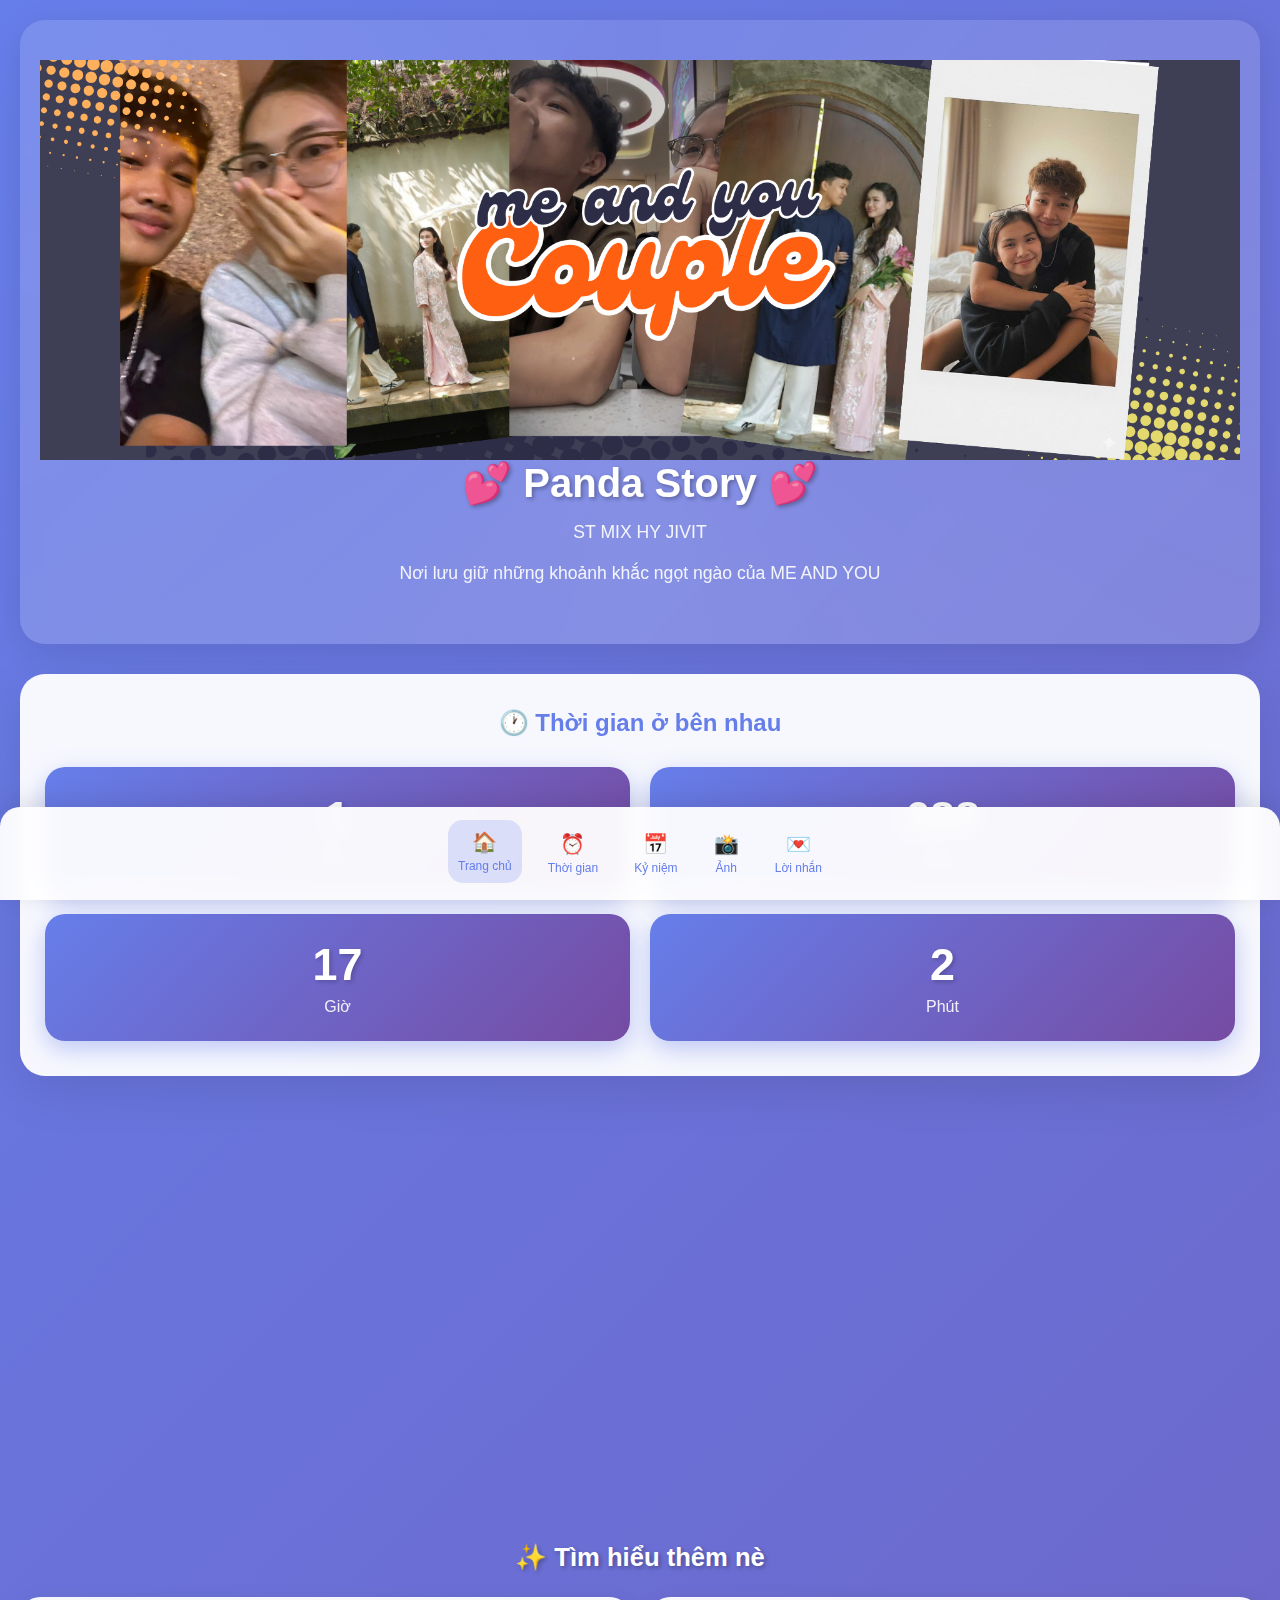
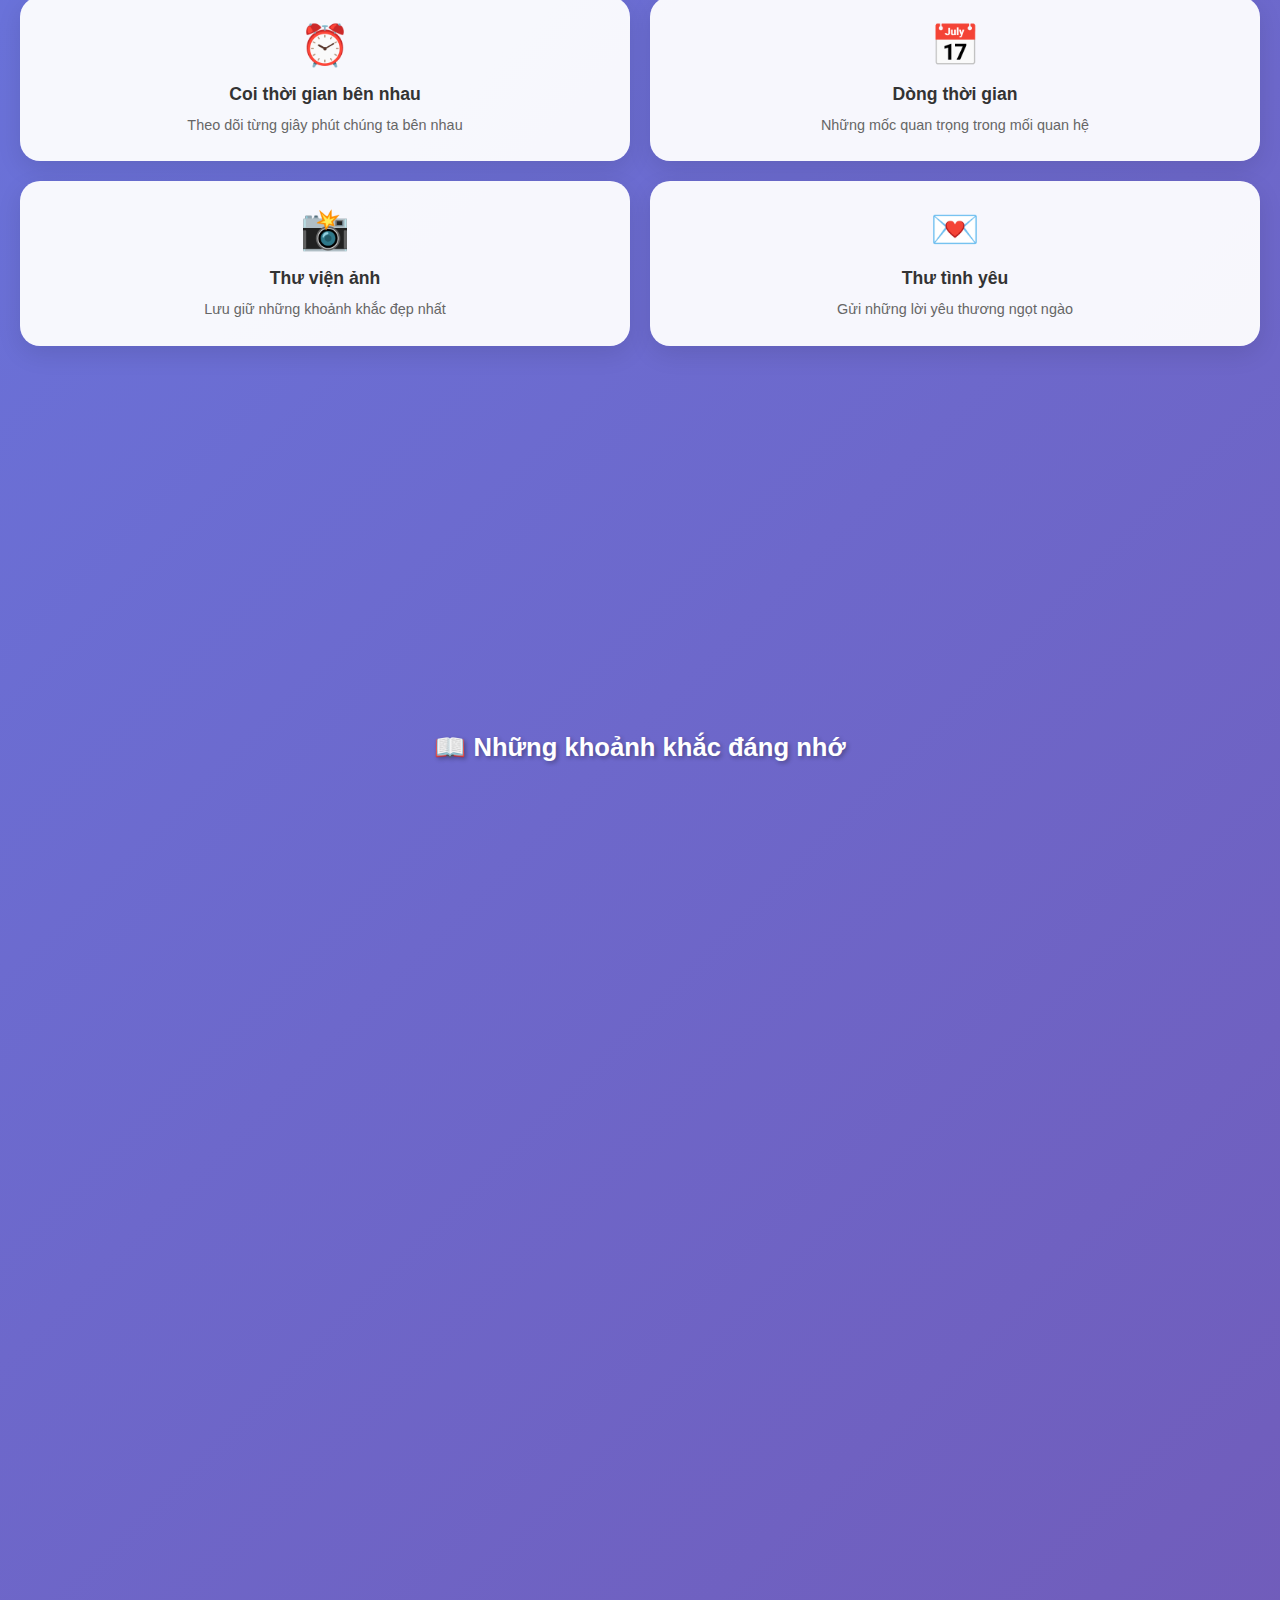
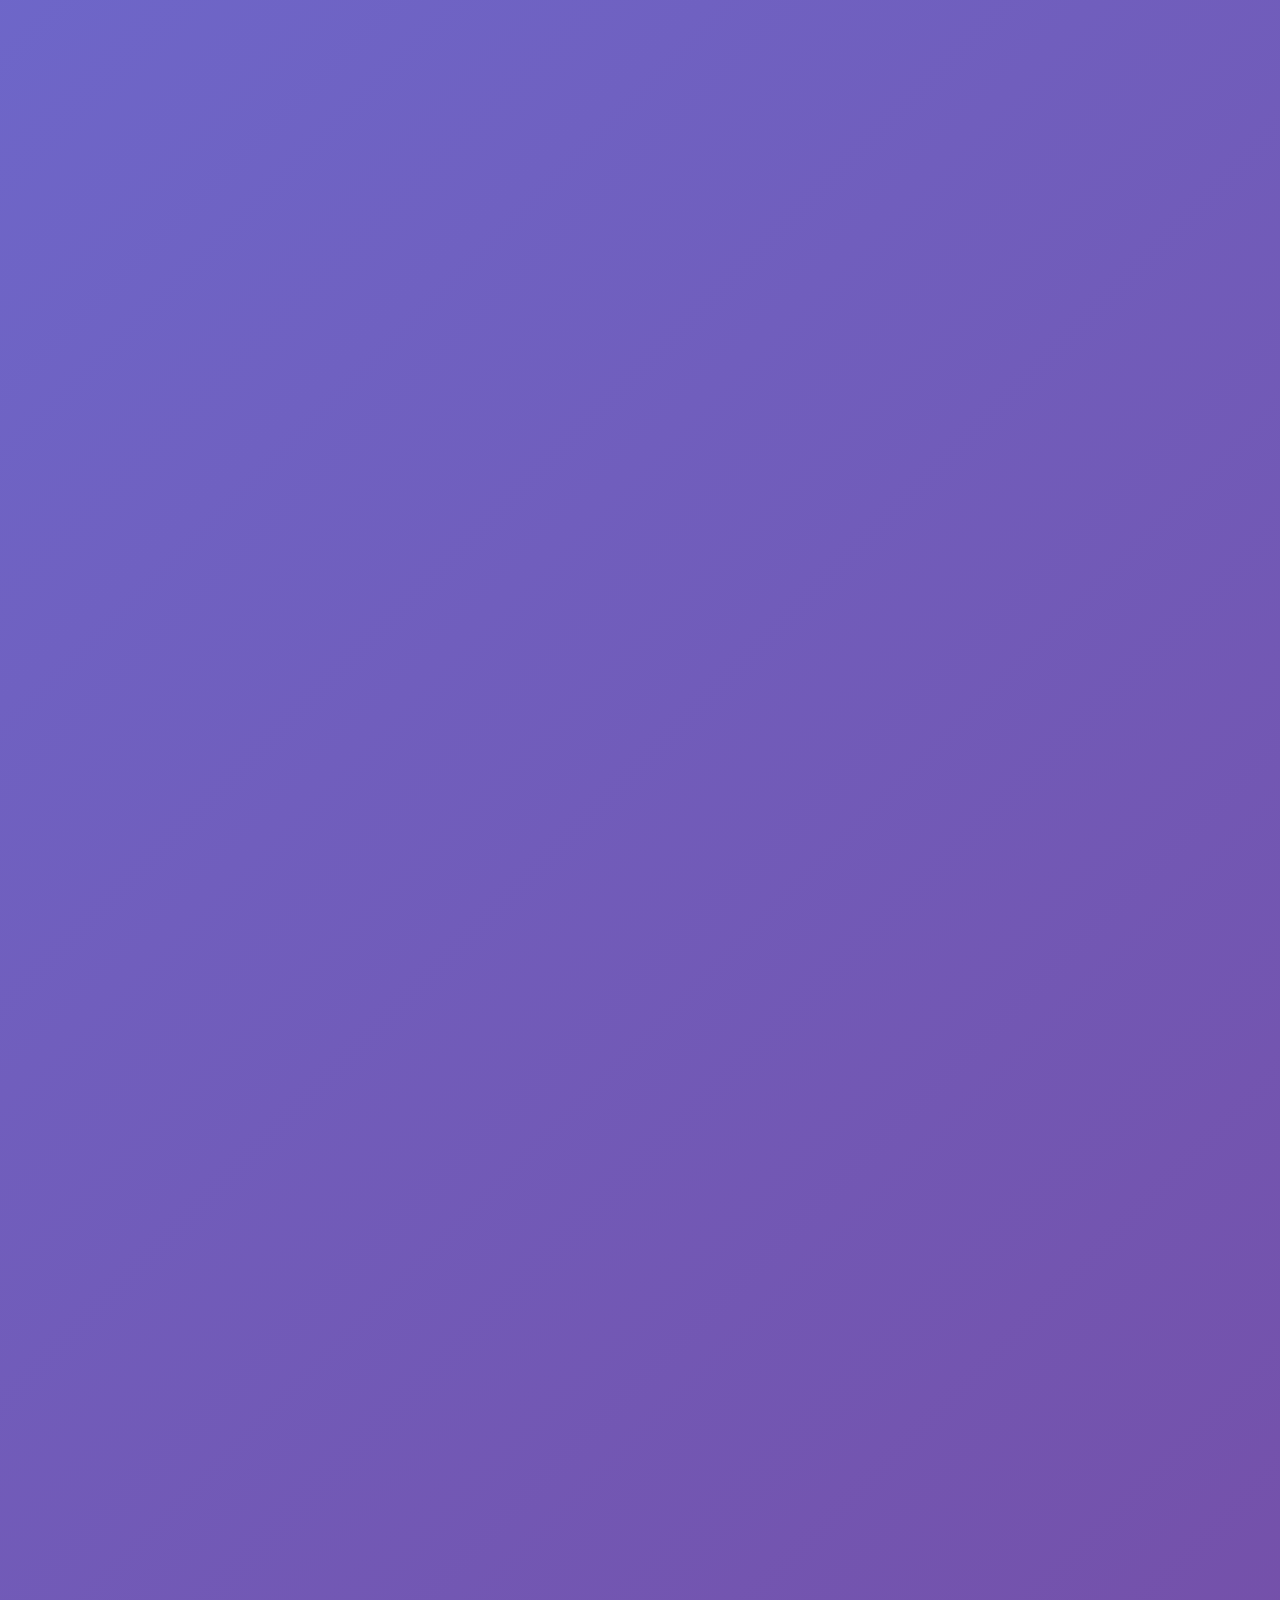
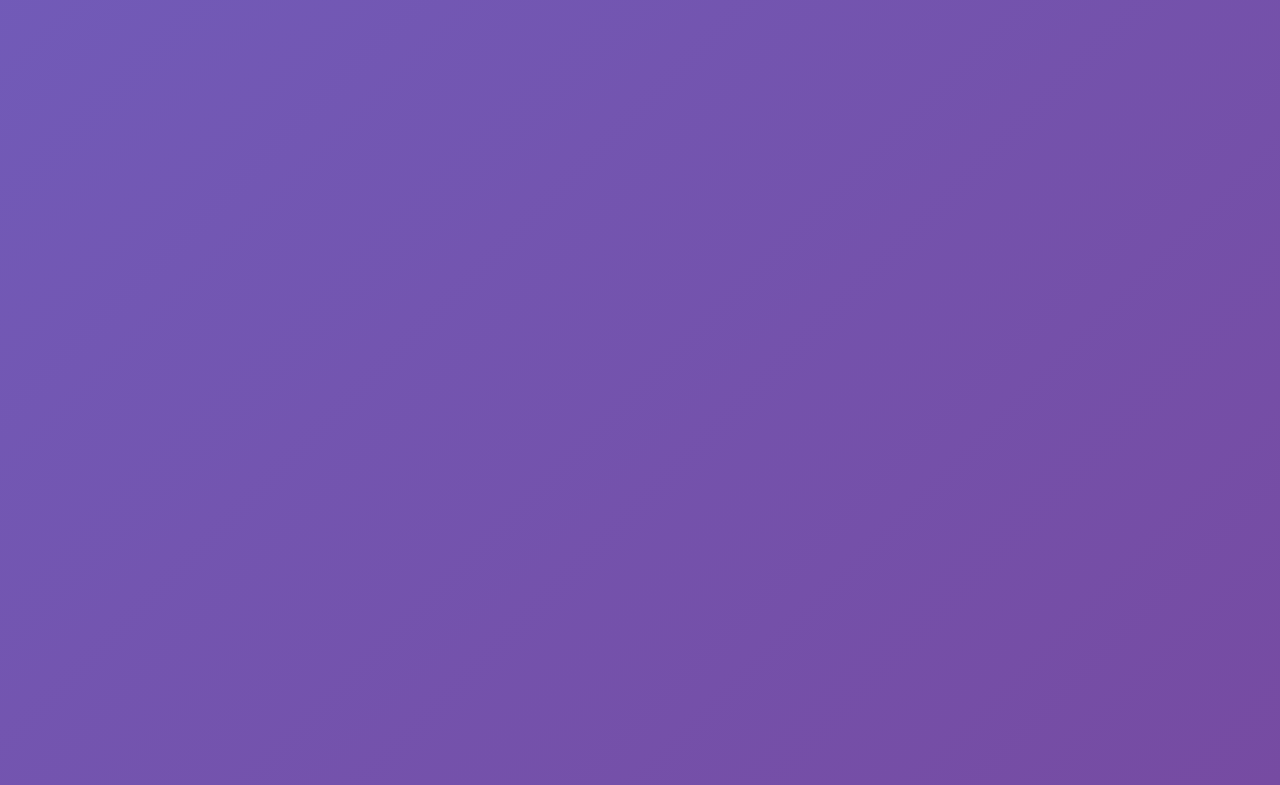
<file: index.html>
<!DOCTYPE html>
<html lang="vi">
  <head>
    <meta charset="UTF-8" />
    <meta name="viewport" content="width=device-width, initial-scale=1.0" />
    <title>Love Story - Câu chuyện của Sơn và Tiên</title>
    <!-- Load Authentication Script -->
    <!-- <script src="auth.js"></script> -->
    <style>
      * {
        margin: 0;
        padding: 0;
        box-sizing: border-box;
      }

      body {
        font-family: "Arial", sans-serif;
        background: linear-gradient(135deg, #667eea 0%, #764ba2 100%);
        min-height: 100vh;
        overflow-x: hidden;
      }

      /* Floating Hearts Animation */
      .floating-hearts {
        position: fixed;
        top: 0;
        left: 0;
        width: 100%;
        height: 100%;
        pointer-events: none;
        z-index: 1;
      }

      .heart {
        position: absolute;
        color: rgba(255, 182, 193, 0.6);
        font-size: 20px;
        animation: float 6s infinite ease-in-out;
      }

      @keyframes float {
        0% {
          transform: translateY(100vh) rotate(0deg);
          opacity: 0;
        }
        10% {
          opacity: 1;
        }
        90% {
          opacity: 1;
        }
        100% {
          transform: translateY(-100px) rotate(360deg);
          opacity: 0;
        }
      }

      /* Navigation */
      .nav-menu {
        position: fixed;
        bottom: 0;
        left: 0;
        right: 0;
        background: rgba(255, 255, 255, 0.95);
        backdrop-filter: blur(10px);
        border-radius: 20px 20px 0 0;
        box-shadow: 0 -5px 25px rgba(0, 0, 0, 0.1);
        z-index: 1000;
        padding: 15px 0;
      }

      .nav-links {
        display: flex;
        justify-content: space-around;
        align-items: center;
        list-style: none;
        max-width: 400px;
        margin: 0 auto;
      }

      .nav-links a {
        text-decoration: none;
        color: #667eea;
        font-size: 12px;
        display: flex;
        flex-direction: column;
        align-items: center;
        gap: 5px;
        padding: 10px;
        border-radius: 15px;
        transition: all 0.3s ease;
      }

      .nav-links a:before {
        content: "";
        font-size: 20px;
      }

      .nav-links a[href="index.html"]:before {
        content: "🏠";
      }
      .nav-links a[href="counter.html"]:before {
        content: "⏰";
      }
      .nav-links a[href="timeline.html"]:before {
        content: "📅";
      }
      .nav-links a[href="gallery.html"]:before {
        content: "📸";
      }
      .nav-links a[href="message.html"]:before {
        content: "💌";
      }

      .nav-links a:hover,
      .nav-links a.active {
        background: rgba(102, 126, 234, 0.2);
        transform: translateY(-2px);
      }

      /* Main Container */
      .container {
        padding: 20px;
        padding-bottom: 100px;
        max-width: 100%;
        margin: 0 auto;
      }

      /* Header */
      .banner-newyear {
        position: relative;
        overflow: hidden;
      }

      #snow {
        position: absolute;
        inset: 0;
        z-index: 2;
        pointer-events: none;
      }

      .banner-img {
        position: relative;
        z-index: 1;
      }

      .header-content {
        position: relative;
        z-index: 3;
      }

      .header {
        text-align: center;
        margin-bottom: 30px;
        padding: 40px 20px;
        background: rgba(255, 255, 255, 0.1);
        border-radius: 25px;
        backdrop-filter: blur(10px);
        box-shadow: 0 8px 32px rgba(0, 0, 0, 0.1);
        overflow: hidden;
        position: relative;
      }
      .banner-img {
        width: 100%;
        height: 400px;
        object-fit: cover; /* desktop đẹp */
        display: block;
      }
      @media (max-width: 768px) {
        .banner-img {
          height: auto; /* quan trọng */
          object-fit: contain; /* không cắt ảnh */
        }

        .header {
          padding: 0;
          border-radius: 16px;
        }
      }

      .header::before {
        content: "";
        position: absolute;
        top: -50%;
        left: -50%;
        width: 200%;
        height: 200%;
        background: conic-gradient(
          from 0deg,
          transparent,
          rgba(255, 255, 255, 0.1),
          transparent
        );
        animation: rotate 10s linear infinite;
      }

      @keyframes rotate {
        100% {
          transform: rotate(360deg);
        }
      }

      .header-content {
        position: relative;
        z-index: 2;
      }

      .header h1 {
        font-size: 2.5em;
        color: white;
        margin-bottom: 15px;
        text-shadow: 2px 2px 4px rgba(0, 0, 0, 0.3);
        animation: glow 2s ease-in-out infinite alternate;
      }

      @keyframes glow {
        from {
          text-shadow: 2px 2px 4px rgba(0, 0, 0, 0.3),
            0 0 10px rgba(255, 255, 255, 0.2);
        }
        to {
          text-shadow: 2px 2px 4px rgba(0, 0, 0, 0.3),
            0 0 20px rgba(255, 255, 255, 0.4);
        }
      }

      .header .subtitle {
        color: rgba(255, 255, 255, 0.9);
        font-size: 1.1em;
        font-weight: 300;
        margin-bottom: 20px;
      }

      .header .date-start {
        color: rgba(255, 255, 255, 0.8);
        font-size: 0.9em;
        padding: 8px 16px;
        background: rgba(255, 255, 255, 0.1);
        border-radius: 20px;
        display: inline-block;
      }

      /* Love Counter */
      .love-counter {
        background: rgba(255, 255, 255, 0.95);
        border-radius: 25px;
        padding: 35px 25px;
        margin-bottom: 30px;
        box-shadow: 0 15px 50px rgba(0, 0, 0, 0.1);
        position: relative;
        overflow: hidden;
      }

      .love-counter::before {
        content: "";
        position: absolute;
        top: 0;
        left: -100%;
        width: 100%;
        height: 100%;
        background: linear-gradient(
          90deg,
          transparent,
          rgba(255, 182, 193, 0.1),
          transparent
        );
        animation: shimmer 3s infinite;
      }

      @keyframes shimmer {
        100% {
          left: 100%;
        }
      }

      .counter-title {
        text-align: center;
        color: #667eea;
        font-size: 1.5em;
        margin-bottom: 30px;
        font-weight: 600;
        position: relative;
        z-index: 2;
      }

      .counter-grid {
        display: grid;
        grid-template-columns: 1fr 1fr;
        gap: 20px;
        position: relative;
        z-index: 2;
      }

      .counter-item {
        background: linear-gradient(135deg, #667eea, #764ba2);
        color: white;
        padding: 25px 20px;
        border-radius: 20px;
        text-align: center;
        box-shadow: 0 8px 25px rgba(102, 126, 234, 0.4);
        transition: all 0.3s ease;
        position: relative;
        overflow: hidden;
      }

      .counter-item::before {
        content: "";
        position: absolute;
        top: 0;
        left: 0;
        right: 0;
        bottom: 0;
        background: linear-gradient(
          45deg,
          transparent,
          rgba(255, 255, 255, 0.1),
          transparent
        );
        transform: translateX(-100%);
        transition: transform 0.6s;
      }

      .counter-item:hover::before {
        transform: translateX(100%);
      }

      .counter-item:hover {
        transform: translateY(-5px) scale(1.02);
        box-shadow: 0 15px 35px rgba(102, 126, 234, 0.5);
      }

      .counter-number {
        display: block;
        font-size: 2.8em;
        font-weight: bold;
        margin-bottom: 8px;
        text-shadow: 2px 2px 4px rgba(0, 0, 0, 0.2);
        position: relative;
        z-index: 2;
      }

      .counter-label {
        font-size: 1em;
        opacity: 0.9;
        font-weight: 500;
        position: relative;
        z-index: 2;
      }

      /* Love Story Introduction */
      .love-intro {
        background: rgba(255, 255, 255, 0.95);
        border-radius: 25px;
        padding: 35px 25px;
        margin-bottom: 30px;
        box-shadow: 0 10px 40px rgba(0, 0, 0, 0.1);
        text-align: center;
      }

      .love-intro h2 {
        color: #667eea;
        font-size: 1.8em;
        margin-bottom: 20px;
        font-weight: 600;
      }

      .love-intro p {
        color: #555;
        font-size: 1.1em;
        line-height: 1.8;
        margin-bottom: 20px;
        text-align: justify;
      }

      .love-intro .highlight {
        color: #667eea;
        font-weight: 600;
        font-style: italic;
      }

      /* Timeline Preview */
      .timeline-preview {
        margin-bottom: 30px;
      }

      .timeline-header {
        text-align: center;
        color: white;
        font-size: 1.6em;
        margin-bottom: 25px;
        font-weight: 600;
        text-shadow: 2px 2px 4px rgba(0, 0, 0, 0.3);
      }

      .timeline-item {
        background: rgba(255, 255, 255, 0.95);
        border-radius: 20px;
        padding: 25px;
        margin-bottom: 20px;
        box-shadow: 0 8px 25px rgba(0, 0, 0, 0.1);
        position: relative;
        overflow: hidden;
        transition: transform 0.3s ease;
      }

      .timeline-item:hover {
        transform: translateY(-3px);
        box-shadow: 0 12px 35px rgba(0, 0, 0, 0.15);
      }

      .timeline-item:before {
        content: "";
        position: absolute;
        top: 0;
        left: 0;
        right: 0;
        height: 4px;
        background: linear-gradient(135deg, #667eea, #764ba2);
      }

      .timeline-date {
        color: #667eea;
        font-size: 0.9em;
        font-weight: 600;
        margin-bottom: 10px;
      }

      .timeline-title {
        color: #333;
        font-size: 1.3em;
        margin-bottom: 10px;
        font-weight: 600;
      }

      .timeline-description {
        color: #666;
        line-height: 1.6;
        margin-bottom: 15px;
      }

      .timeline-image {
        text-align: center;
      }

      .timeline-image img {
        width: 100%;
        max-width: 350px;
        height: 220px;
        object-fit: cover;
        border-radius: 15px;
        box-shadow: 0 5px 15px rgba(0, 0, 0, 0.2);
        transition: transform 0.3s ease;
      }

      .timeline-image img:hover {
        transform: scale(1.05);
      }

      /* Gallery Preview */
      .gallery-preview {
        background: rgba(255, 255, 255, 0.95);
        border-radius: 25px;
        padding: 30px 20px;
        margin-bottom: 30px;
        box-shadow: 0 10px 40px rgba(0, 0, 0, 0.1);
      }

      .gallery-title {
        text-align: center;
        color: #667eea;
        font-size: 1.4em;
        margin-bottom: 25px;
        font-weight: 600;
      }

      .photo-grid {
        display: grid;
        grid-template-columns: 1fr 1fr;
        gap: 15px;
      }

      .photo-item {
        position: relative;
        overflow: hidden;
        border-radius: 15px;
        box-shadow: 0 8px 20px rgba(0, 0, 0, 0.15);
        transition: all 0.3s ease;
        cursor: pointer;
      }

      .photo-item:hover {
        transform: translateY(-5px) scale(1.02);
        box-shadow: 0 15px 30px rgba(0, 0, 0, 0.25);
      }

      .photo-item img {
        width: 100%;
        height: 240px;
        object-fit: cover;
        transition: transform 0.3s ease;
      }

      .photo-item:hover img {
        transform: scale(1.1);
      }

      .photo-overlay {
        position: absolute;
        top: 0;
        left: 0;
        right: 0;
        bottom: 0;
        background: linear-gradient(to bottom, transparent, rgba(0, 0, 0, 0.7));
        opacity: 0;
        transition: opacity 0.3s ease;
        display: flex;
        align-items: flex-end;
        justify-content: center;
        padding: 15px;
      }

      .photo-item:hover .photo-overlay {
        opacity: 1;
      }

      .photo-caption {
        color: white;
        font-size: 0.9em;
        font-weight: 600;
        text-align: center;
        text-shadow: 1px 1px 2px rgba(0, 0, 0, 0.5);
      }

      /* Features Section */
      .features-section {
        margin-bottom: 30px;
      }

      .features-title {
        text-align: center;
        color: white;
        font-size: 1.6em;
        margin-bottom: 25px;
        font-weight: 600;
        text-shadow: 2px 2px 4px rgba(0, 0, 0, 0.3);
      }

      .features-grid {
        display: grid;
        grid-template-columns: 1fr 1fr;
        gap: 20px;
      }

      .feature-card {
        background: rgba(255, 255, 255, 0.95);
        border-radius: 20px;
        padding: 25px 20px;
        text-align: center;
        box-shadow: 0 8px 25px rgba(0, 0, 0, 0.1);
        transition: all 0.3s ease;
        cursor: pointer;
      }

      .feature-card:hover {
        transform: translateY(-5px);
        box-shadow: 0 15px 35px rgba(0, 0, 0, 0.15);
      }

      .feature-icon {
        font-size: 2.5em;
        margin-bottom: 15px;
        display: block;
      }

      .feature-title {
        color: #333;
        font-size: 1.1em;
        font-weight: 600;
        margin-bottom: 10px;
      }

      .feature-description {
        color: #666;
        font-size: 0.9em;
        line-height: 1.5;
      }

      /* Stats Section */
      .stats-section {
        background: rgba(255, 255, 255, 0.95);
        border-radius: 25px;
        padding: 30px 20px;
        margin-bottom: 30px;
        box-shadow: 0 10px 40px rgba(0, 0, 0, 0.1);
      }

      .stats-title {
        text-align: center;
        color: #667eea;
        font-size: 1.4em;
        margin-bottom: 25px;
        font-weight: 600;
      }

      .stats-grid {
        display: grid;
        grid-template-columns: 1fr 1fr 1fr;
        gap: 20px;
      }

      .stat-item {
        text-align: center;
        padding: 20px 15px;
        background: linear-gradient(135deg, #667eea, #764ba2);
        border-radius: 15px;
        color: white;
        box-shadow: 0 5px 15px rgba(102, 126, 234, 0.3);
      }

      .stat-number {
        font-size: 2em;
        font-weight: bold;
        display: block;
        margin-bottom: 5px;
      }

      .stat-label {
        font-size: 0.85em;
        opacity: 0.9;
      }

      /* Love Quotes */
      .quotes-section {
        background: rgba(255, 255, 255, 0.95);
        border-radius: 25px;
        padding: 30px 25px;
        margin-bottom: 30px;
        box-shadow: 0 10px 40px rgba(0, 0, 0, 0.1);
      }

      .quotes-title {
        text-align: center;
        color: #667eea;
        font-size: 1.4em;
        margin-bottom: 25px;
        font-weight: 600;
      }

      .quote-item {
        text-align: center;
        margin-bottom: 25px;
        padding: 20px;
        background: linear-gradient(
          135deg,
          rgba(255, 182, 193, 0.1),
          rgba(255, 218, 185, 0.1)
        );
        border-radius: 15px;
        border-left: 4px solid #667eea;
      }

      .quote-text {
        color: #333;
        font-size: 1.1em;
        line-height: 1.6;
        font-style: italic;
        margin-bottom: 15px;
        position: relative;
      }

      .quote-text::before,
      .quote-text::after {
        content: '"';
        font-size: 1.5em;
        color: #667eea;
        font-weight: bold;
      }

      .quote-author {
        color: #667eea;
        font-size: 0.9em;
        font-weight: 600;
      }

      /* Message Section */
      .message-section {
        background: rgba(255, 255, 255, 0.95);
        border-radius: 25px;
        padding: 35px 25px;
        margin-bottom: 30px;
        box-shadow: 0 10px 40px rgba(0, 0, 0, 0.1);
        text-align: center;
        position: relative;
        overflow: hidden;
      }

      .message-section::before {
        content: "";
        position: absolute;
        top: -50%;
        left: -50%;
        width: 200%;
        height: 200%;
        background: conic-gradient(
          from 0deg,
          transparent,
          rgba(255, 182, 193, 0.1),
          transparent
        );
        animation: rotate 15s linear infinite;
      }

      .message-content {
        position: relative;
        z-index: 2;
      }

      .love-message {
        color: #333;
        font-size: 1.2em;
        line-height: 1.8;
        margin-bottom: 25px;
        font-style: italic;
        text-align: justify;
      }

      .signature {
        color: #667eea;
        font-size: 1.3em;
        font-weight: 600;
        margin-bottom: 20px;
      }

      .message-date {
        color: #999;
        font-size: 0.9em;
        font-style: italic;
      }

      /* Quick Links */
      .quick-links {
        background: rgba(255, 255, 255, 0.95);
        border-radius: 25px;
        padding: 30px 20px;
        margin-bottom: 30px;
        box-shadow: 0 10px 40px rgba(0, 0, 0, 0.1);
      }

      .quick-links-title {
        text-align: center;
        color: #667eea;
        font-size: 1.4em;
        margin-bottom: 25px;
        font-weight: 600;
      }

      .links-grid {
        display: grid;
        grid-template-columns: 1fr 1fr;
        gap: 15px;
      }

      .link-item {
        display: block;
        text-decoration: none;
        background: linear-gradient(135deg, #667eea, #764ba2);
        color: white;
        padding: 20px 15px;
        border-radius: 15px;
        text-align: center;
        transition: all 0.3s ease;
        box-shadow: 0 5px 15px rgba(102, 126, 234, 0.3);
      }

      .link-item:hover {
        transform: translateY(-3px);
        box-shadow: 0 8px 25px rgba(102, 126, 234, 0.4);
      }

      .link-icon {
        font-size: 1.8em;
        margin-bottom: 10px;
        display: block;
      }

      .link-title {
        font-size: 1em;
        font-weight: 600;
        margin-bottom: 5px;
      }

      .link-desc {
        font-size: 0.8em;
        opacity: 0.9;
      }

      /* Modal */
      .modal-backdrop {
        display: none;
        position: fixed;
        top: 0;
        left: 0;
        width: 100%;
        height: 100%;
        background: rgba(0, 0, 0, 0.8);
        z-index: 2000;
      }

      .modal {
        display: none;
        position: fixed;
        top: 50%;
        left: 50%;
        transform: translate(-50%, -50%);
        background: white;
        border-radius: 20px;
        padding: 20px;
        max-width: 90%;
        max-height: 80%;
        overflow-y: auto;
        z-index: 2001;
        box-shadow: 0 20px 60px rgba(0, 0, 0, 0.3);
      }

      .modal-content {
        display: grid;
        grid-template-columns: 1fr 1fr;
        gap: 15px;
      }

      .modal-content img {
        width: 100%;
        height: 200px;
        object-fit: cover;
        border-radius: 15px;
      }

      /* Mobile Responsive */
      @media (max-width: 768px) {
        .container {
          padding: 15px;
          padding-bottom: 100px;
        }

        .header {
          padding: 30px 15px;
          margin-bottom: 25px;
        }

        .header h1 {
          font-size: 2em;
        }

        .love-counter,
        .love-intro,
        .gallery-preview,
        .stats-section,
        .quotes-section,
        .message-section,
        .quick-links {
          padding: 25px 15px;
          margin-bottom: 25px;
        }

        .counter-title,
        .gallery-title,
        .stats-title,
        .quotes-title,
        .quick-links-title {
          font-size: 1.2em;
        }

        .timeline-item {
          padding: 20px 15px;
          margin-bottom: 15px;
        }

        .timeline-title {
          font-size: 1.2em;
        }

        .features-grid,
        .links-grid {
          grid-template-columns: 1fr;
          gap: 15px;
        }

        .stats-grid {
          grid-template-columns: 1fr 1fr;
          gap: 15px;
        }

        .photo-grid {
          gap: 10px;
        }

        .photo-item img {
          height: 200px;
        }
      }

      @media (max-width: 480px) {
        .container {
          padding: 12px;
          padding-bottom: 100px;
        }

        .header {
          padding: 20px 12px;
        }

        .header h1 {
          font-size: 1.8em;
        }

        .counter-grid {
          grid-template-columns: 1fr;
          gap: 15px;
        }

        .counter-item {
          padding: 20px 15px;
        }

        .counter-number {
          font-size: 2.2em;
        }

        .timeline-item {
          padding: 18px 12px;
        }

        .photo-item img {
          height: 180px;
        }

        .stats-grid {
          grid-template-columns: 1fr;
          gap: 12px;
        }

        .modal-content {
          grid-template-columns: 1fr;
        }
      }

      @media (max-width: 360px) {
        .photo-item img {
          height: 160px;
        }

        .photo-grid {
          gap: 8px;
        }
      }

      /* Portrait orientation optimization */
      @media (orientation: portrait) {
        .photo-item img {
          height: 260px;
        }
      }

      @media (orientation: portrait) and (max-width: 768px) {
        .photo-item img {
          height: 240px;
        }
      }

      @media (orientation: portrait) and (max-width: 480px) {
        .photo-item img {
          height: 200px;
        }
      }

      @media (orientation: portrait) and (max-width: 360px) {
        .photo-item img {
          height: 180px;
        }
      }

      /* Touch interactions for mobile */
      @media (hover: none) and (pointer: coarse) {
        .photo-item:active,
        .feature-card:active,
        .link-item:active {
          transform: scale(0.98);
        }

        .photo-overlay {
          opacity: 0.8;
        }

        .counter-item:active,
        .timeline-item:active {
          transform: scale(0.98);
        }
      }

      /* Scroll animations */
      @keyframes fadeInUp {
        from {
          opacity: 0;
          transform: translateY(30px);
        }
        to {
          opacity: 1;
          transform: translateY(0);
        }
      }

      .animate-on-scroll {
        opacity: 0;
        animation: fadeInUp 0.6s ease forwards;
      }
    </style>
  </head>
  <body>
    <div class="floating-hearts" id="heartsContainer"></div>

    <!-- Navigation Menu -->
    <nav class="nav-menu">
      <ul class="nav-links">
        <li><a href="index.html" class="active">Trang chủ</a></li>
        <li><a href="counter.html">Thời gian</a></li>
        <li><a href="timeline.html">Kỷ niệm</a></li>
        <li><a href="gallery.html">Ảnh</a></li>
        <li><a href="message.html">Lời nhắn</a></li>
      </ul>
    </nav>

    <div class="container">
      <!-- Header -->
      <header class="header banner-newyear">
        <!-- Snow canvas -->
        <canvas id="snow"></canvas>

        <!-- Banner image -->
        <img
          src="img/banner-love.png"
          alt="Couple - Cặp đôi"
          class="banner-img"
        />

        <!-- Text -->
        <div class="header-content">
          <h1>💕 Panda Story 💕</h1>
          <p class="subtitle">ST MIX HY JIVIT</p>
          <p class="subtitle">
            Nơi lưu giữ những khoảnh khắc ngọt ngào của ME AND YOU
          </p>
        </div>
      </header>

      <!-- Love Counter -->
      <div class="love-counter">
        <h2 class="counter-title">🕐 Thời gian ở bên nhau</h2>
        <div class="counter-grid">
          <div class="counter-item">
            <span class="counter-number" id="years">0</span>
            <div class="counter-label">Năm</div>
          </div>
          <div class="counter-item">
            <span class="counter-number" id="days">0</span>
            <div class="counter-label">Ngày</div>
          </div>
          <div class="counter-item">
            <span class="counter-number" id="hours">0</span>
            <div class="counter-label">Giờ</div>
          </div>
          <div class="counter-item" id="toggleDropdown" style="cursor: pointer">
            <span class="counter-number" id="minutes">0</span>
            <div class="counter-label">Phút</div>
          </div>
        </div>
      </div>

      <!-- Love Story Introduction -->
      <div class="love-intro animate-on-scroll">
        <h2>📖 Câu chuyện tình yêu của chúng ta</h2>
        <p>
          Chúng ta gặp nhau không phải ở một nơi lãng mạn, mà tại (pD) – nơi cả
          hai cùng làm phục vụ. Giữa những ngày tất bật mang đồ cho khách, những
          cái nhìn vụng trộm và vài câu trêu chọc vu vơ đã khiến trái tim xích
          lại gần nhau.
        </p>
        <p>
          Buổi hẹn đầu tiên là một buổi sáng trong lành ở công viên 3/2. Cùng
          nhau đi dạo, nhâm nhi ly cà phê mang theo, rồi ngắm Dinh Độc Lập trong
          ánh nắng dịu, chúng ta thấy mọi thứ bỗng nhẹ nhàng và yên bình lạ
          thường.
        </p>
        <p>
          Mỗi ngày trôi qua là thêm một trang mới trong cuốn sách tình yêu của
          chúng ta. Từ những khoảnh khắc giản dị nhưng đầy ấm áp, những thử
          thách cùng nhau vượt qua, cho đến những kỷ niệm mà chỉ chúng ta mới
          hiểu. Website này sẽ là
          <span class="highlight">tổ ấm kỹ thuật số</span> lưu giữ tất cả những
          điều ấy, để mỗi lần nhìn lại, ta vẫn mỉm cười như thuở ban đầu.
        </p>
      </div>

      <!-- Features Section -->
      <div class="features-section">
        <h2 class="features-title">✨ Tìm hiểu thêm nè</h2>
        <div class="features-grid">
          <div
            class="feature-card"
            onclick="window.location.href='counter.html'"
          >
            <span class="feature-icon">⏰</span>
            <div class="feature-title">Coi thời gian bên nhau</div>
            <div class="feature-description">
              Theo dõi từng giây phút chúng ta bên nhau
            </div>
          </div>
          <div
            class="feature-card"
            onclick="window.location.href='timeline.html'"
          >
            <span class="feature-icon">📅</span>
            <div class="feature-title">Dòng thời gian</div>
            <div class="feature-description">
              Những mốc quan trọng trong mối quan hệ
            </div>
          </div>
          <div
            class="feature-card"
            onclick="window.location.href='gallery.html'"
          >
            <span class="feature-icon">📸</span>
            <div class="feature-title">Thư viện ảnh</div>
            <div class="feature-description">
              Lưu giữ những khoảnh khắc đẹp nhất
            </div>
          </div>
          <div
            class="feature-card"
            onclick="window.location.href='message.html'"
          >
            <span class="feature-icon">💌</span>
            <div class="feature-title">Thư tình yêu</div>
            <div class="feature-description">
              Gửi những lời yêu thương ngọt ngào
            </div>
          </div>
        </div>
      </div>

      <!-- Stats Section -->
      <div class="stats-section animate-on-scroll">
        <h2 class="stats-title">📊 Thống kê tình yêu</h2>
        <div class="stats-grid">
          <div class="stat-item">
            <span class="stat-number" id="totalMinutes">0</span>
            <div class="stat-label">Phút yêu nhau</div>
          </div>
          <div class="stat-item">
            <span class="stat-number" id="totalHeartbeats">0</span>
            <div class="stat-label">Nhịp tim</div>
          </div>
          <div class="stat-item">
            <span class="stat-number" id="totalSmiles">∞</span>
            <div class="stat-label">Nụ cười</div>
          </div>
          <div class="stat-item">
            <span class="stat-number" id="photosCount">50+</span>
            <div class="stat-label">Bức ảnh</div>
          </div>
          <div class="stat-item">
            <span class="stat-number" id="messagesCount">100+</span>
            <div class="stat-label">Tin nhắn</div>
          </div>
          <div class="stat-item">
            <span class="stat-number">1</span>
            <div class="stat-label">Tình yêu đích thực</div>
          </div>
        </div>
      </div>

      <!-- Timeline Preview -->
      <div class="timeline-preview">
        <h2 class="timeline-header">📖 Những khoảnh khắc đáng nhớ</h2>

        <div class="timeline-item animate-on-scroll">
          <div class="timeline-date">04/09/2024</div>
          <h3 class="timeline-title">🌟 Sét đánh nhưng không die</h3>
          <p class="timeline-description">
            Ngày định mệnh khi đôi mắt chúng ta gặp nhau lần đầu tiên. Thời gian
            như ngừng lại, và trái tim bắt đầu đập nhanh hơn. Đó là khoảnh khắc
            tuyệt vời nhất trong cuộc đời, khi vận mệnh đã sắp đặt để hai chúng
            ta tìm thấy nhau trong biển người mênh mông.
          </p>
          <div class="timeline-image">
            <img src="img/anhdacbiet.jpg" alt="Khoảnh khắc đặc biệt" />
          </div>
        </div>

        <div class="timeline-item animate-on-scroll">
          <div class="timeline-date">15/03/2022</div>
          <h3 class="timeline-title">☕ Cuộc hẹn đầu tiên</h3>
          <p class="timeline-description">
            Buổi hẹn hò đầu tiên tại quán cà phê nhỏ ấm cúng. Chúng ta nói
            chuyện hàng giờ như thể đã quen nhau từ lâu. Nụ cười của em làm anh
            quên đi cả thế giới xung quanh. Từ ly cà phê đầu tiên đó, anh đã
            biết em chính là người anh muốn ở bên suốt đời.
          </p>
          <div class="timeline-image">
            <img src="img/anhmot.jpg" alt="Cuộc hẹn đầu tiên" />
          </div>
        </div>

        <div class="timeline-item animate-on-scroll">
          <div class="timeline-date">20/05/2024</div>
          <h3 class="timeline-title">💖 Lời tỏ tình chân thành</h3>
          <p class="timeline-description">
            Dưới ánh trăng tràn đầy, anh đã nói ra những lời yêu thương chân
            thành nhất từ đáy lòng. "Kiếm chém vào người có THÀNH ĐÔI không" -
            câu hỏi đơn giản nhưng thay đổi cuộc đời chúng ta mãi mãi. Từ đó,
            chúng ta chính thức trở thành một đôi.
          </p>
          <div class="timeline-image">
            <img src="img/anhglr7.jpg" alt="Lời tỏ tình" />
          </div>
        </div>

        <div class="timeline-item animate-on-scroll">
          <div class="timeline-date">25/12/2024</div>
          <h3 class="timeline-title">🎄 Giáng sinh đáng nhớ</h3>
          <p class="timeline-description">
            Mùa Giáng sinh đầu tiên bên nhau, chúng ta trao nhau những món quà ý
            nghĩa và hứa hẹn sẽ luôn ở bên nhau qua mọi mùa Giáng sinh sắp tới.
            Đó không chỉ là những món quà vật chất, mà còn là những lời hứa về
            một tương lai tươi đẹp bên nhau.
          </p>
          <div class="timeline-image">
            <img src="img/anhba.jpg" alt="Giáng sinh đáng nhớ" />
          </div>
        </div>
      </div>

      <script>
        class OptimizedCarousel {
          constructor(selector) {
            this.carousel = document.querySelector(selector);
            this.track = this.carousel.querySelector(".carousel-track");
            this.items = this.carousel.querySelectorAll(".carousel-item");
            this.prevBtn = this.carousel.querySelector(".prev");
            this.nextBtn = this.carousel.querySelector(".next");
            this.dotsContainer = this.carousel.querySelector(".carousel-dots");

            this.currentIndex = 0;
            this.isTransitioning = false;
            this.autoPlayInterval = null;
            this.touchStartX = 0;
            this.touchEndX = 0;

            // Cấu hình
            this.config = {
              autoPlay: true,
              autoPlayInterval: 4000,
              transitionDuration: 400,
              swipeThreshold: 50,
              pauseOnHover: true,
            };

            this.init();
          }

          init() {
            this.createDots();
            this.bindEvents();
            this.preloadImages();

            if (this.config.autoPlay) {
              this.startAutoPlay();
            }

            // Khởi tạo vị trí ban đầu
            this.updateCarousel();
          }

          createDots() {
            for (let i = 0; i < this.items.length; i++) {
              const dot = document.createElement("span");
              dot.className = `dot ${i === 0 ? "active" : ""}`;
              dot.addEventListener("click", () => this.goToSlide(i));
              this.dotsContainer.appendChild(dot);
            }
          }

          preloadImages() {
            this.items.forEach((item, index) => {
              const img = item.querySelector("img");
              if (img && img.src) {
                const preloadImg = new Image();
                preloadImg.onload = () => {
                  img.style.opacity = "1";
                };
                preloadImg.src = img.src;
              }
            });
          }

          bindEvents() {
            // Nút điều khiển
            this.nextBtn.addEventListener("click", () => this.nextSlide());
            this.prevBtn.addEventListener("click", () => this.prevSlide());

            // Touch events
            this.carousel.addEventListener(
              "touchstart",
              this.handleTouchStart.bind(this),
              { passive: true }
            );
            this.carousel.addEventListener(
              "touchmove",
              this.handleTouchMove.bind(this),
              { passive: false }
            );
            this.carousel.addEventListener(
              "touchend",
              this.handleTouchEnd.bind(this),
              { passive: true }
            );

            // Mouse events cho pause on hover
            if (this.config.pauseOnHover) {
              this.carousel.addEventListener("mouseenter", () =>
                this.stopAutoPlay()
              );
              this.carousel.addEventListener("mouseleave", () =>
                this.startAutoPlay()
              );
            }

            // Keyboard navigation
            document.addEventListener("keydown", (e) => {
              if (e.key === "ArrowLeft") this.prevSlide();
              if (e.key === "ArrowRight") this.nextSlide();
            });

            // Visibility API - dừng khi tab không active
            document.addEventListener("visibilitychange", () => {
              if (document.hidden) {
                this.stopAutoPlay();
              } else if (this.config.autoPlay) {
                this.startAutoPlay();
              }
            });
          }

          handleTouchStart(e) {
            this.touchStartX = e.touches[0].clientX;
            this.stopAutoPlay();
          }

          handleTouchMove(e) {
            // Ngăn scroll khi vuốt ngang
            if (Math.abs(e.touches[0].clientX - this.touchStartX) > 10) {
              e.preventDefault();
            }
          }

          handleTouchEnd(e) {
            this.touchEndX = e.changedTouches[0].clientX;
            this.handleSwipe();

            if (this.config.autoPlay) {
              this.startAutoPlay();
            }
          }

          handleSwipe() {
            const swipeDistance = this.touchStartX - this.touchEndX;

            if (Math.abs(swipeDistance) > this.config.swipeThreshold) {
              if (swipeDistance > 0) {
                this.nextSlide();
              } else {
                this.prevSlide();
              }
            }
          }

          updateCarousel() {
            if (this.isTransitioning) return;

            this.isTransitioning = true;
            const translateX = -this.currentIndex * 100;
            this.track.style.transform = `translateX(${translateX}%)`;

            this.updateDots();

            setTimeout(() => {
              this.isTransitioning = false;
            }, this.config.transitionDuration);
          }

          updateDots() {
            const dots = this.dotsContainer.querySelectorAll(".dot");
            dots.forEach((dot, index) => {
              dot.classList.toggle("active", index === this.currentIndex);
            });
          }

          nextSlide() {
            if (this.isTransitioning) return;
            this.currentIndex = (this.currentIndex + 1) % this.items.length;
            this.updateCarousel();
          }

          prevSlide() {
            if (this.isTransitioning) return;
            this.currentIndex =
              (this.currentIndex - 1 + this.items.length) % this.items.length;
            this.updateCarousel();
          }

          goToSlide(index) {
            if (this.isTransitioning || index === this.currentIndex) return;
            this.currentIndex = index;
            this.updateCarousel();

            // Reset auto play
            if (this.config.autoPlay) {
              this.stopAutoPlay();
              this.startAutoPlay();
            }
          }

          startAutoPlay() {
            if (this.autoPlayInterval) return;

            this.autoPlayInterval = setInterval(() => {
              this.nextSlide();
            }, this.config.autoPlayInterval);
          }

          stopAutoPlay() {
            if (this.autoPlayInterval) {
              clearInterval(this.autoPlayInterval);
              this.autoPlayInterval = null;
            }
          }

          // Public methods
          destroy() {
            this.stopAutoPlay();
            // Remove event listeners if needed
          }
        }

        // Khởi tạo carousel
        document.addEventListener("DOMContentLoaded", () => {
          const carousel = new OptimizedCarousel(".carousel");
        });
      </script>
      <!-- Love Quotes -->
      <div class="quotes-section animate-on-scroll">
        <h2 class="quotes-title">💭 Những câu nói yêu thương</h2>

        <div class="quote-item">
          <div class="quote-text">
            Tình yêu không phải là nhìn vào mắt nhau, mà là cùng nhau nhìn về
            một hướng. Em là người đồng hành tuyệt vời nhất trong cuộc hành
            trình này.
          </div>
          <div class="quote-author">- Sơn gửi Tiên</div>
        </div>

        <div class="quote-item">
          <div class="quote-text">
            Anh yêu em không chỉ vì những gì em đang có, mà còn vì những gì anh
            trở thành khi ở bên em. Em làm cho anh muốn trở thành phiên bản tốt
            nhất của chính mình.
          </div>
          <div class="quote-author">- Lời tâm sự của anh</div>
        </div>

        <div class="quote-item">
          <div class="quote-text">
            Mỗi ngày thức dậy bên em là một món quà. Mỗi đêm ngủ say trong vòng
            tay em là một phước lành. Cuộc sống với em thật tuyệt vời và đầy ý
            nghĩa.
          </div>
          <div class="quote-author">- Những ngày hạnh phúc</div>
        </div>
      </div>

      <!-- Quick Links -->
      <div class="quick-links animate-on-scroll">
        <h2 class="quick-links-title">🚀 Khám phá thêm</h2>
        <div class="links-grid">
          <a href="counter.html" class="link-item">
            <span class="link-icon">⏰</span>
            <div class="link-title">Đếm thời gian</div>
            <div class="link-desc">Xem chi tiết thời gian yêu nhau</div>
          </a>
          <a href="timeline.html" class="link-item">
            <span class="link-icon">📅</span>
            <div class="link-title">Dòng thời gian</div>
            <div class="link-desc">Tất cả kỷ niệm đặc biệt</div>
          </a>
          <a href="gallery.html" class="link-item">
            <span class="link-icon">📸</span>
            <div class="link-title">Thư viện ảnh</div>
            <div class="link-desc">Xem toàn bộ ảnh của đôi ta</div>
          </a>
          <a href="message.html" class="link-item">
            <span class="link-icon">💌</span>
            <div class="link-title">Viết thư tình</div>
            <div class="link-desc">Gửi lời yêu thương cho nhau</div>
          </a>
        </div>
      </div>

      <!-- Message Section -->
      <div class="message-section animate-on-scroll">
        <div class="message-content">
          <p class="love-message">
            "Có những tình yêu kéo dài cả đời, có những kỷ niệm không bao giờ
            phai mờ. Tình yêu của chúng ta là một trong những điều đẹp nhất mà
            cuộc sống đã ban tặng. Từ ngày có em, đời anh trở nên ý nghĩa hơn,
            màu sắc hơn và tràn đầy hạnh phúc. Em à, anh muốn cùng em viết tiếp
            câu chuyện tình yêu này đến hết cuộc đời. Cùng em trải qua mọi mùa
            xuân hè thu đông, cùng em già đi trong tình yêu và sự trân trọng
            dành cho nhau. Anh yêu em không chỉ hôm nay, mà là mãi mãi về sau."
          </p>
          <div class="signature">💕 Yêu Tiên Nhất Trên Đời 💕</div>
          <div class="message-date">
            Viết từ trái tim, gửi đến người anh yêu nhất
          </div>
        </div>
      </div>
    </div>

    <!-- Modal -->
    <!-- <div class="modal-backdrop" id="modalBackdrop"></div>
    <div class="modal" id="imageModal">
      <div class="modal-content">
        <img src="img/anhdep.jpg" alt="Ảnh 1" />
        <img src="img/anhdep2.jpg" alt="Ảnh 2" />
      </div>
    </div> -->

    <script>
      // Floating Hearts Animation
      function createHeart() {
        const heart = document.createElement("div");
        heart.className = "heart";
        heart.innerHTML = "💕";
        heart.style.left = Math.random() * 100 + "%";
        heart.style.animationDelay = Math.random() * 3 + "s";
        heart.style.animationDuration = Math.random() * 3 + 3 + "s";
        document.getElementById("heartsContainer").appendChild(heart);

        setTimeout(() => {
          heart.remove();
        }, 6000);
      }

      setInterval(createHeart, 1000);

      // Love Counter
      function updateCounter() {
        const startDate = new Date("2024-09-04T00:00:00");
        const now = new Date();
        const diff = now - startDate;

        const years = Math.floor(diff / (1000 * 60 * 60 * 24 * 365));
        const days = Math.floor(diff / (1000 * 60 * 60 * 24));
        const hours = Math.floor(
          (diff % (1000 * 60 * 60 * 24)) / (1000 * 60 * 60)
        );
        const minutes = Math.floor((diff % (1000 * 60 * 60)) / (1000 * 60));
        const totalMinutes = Math.floor(diff / (1000 * 60));
        const totalHeartbeats = Math.floor((diff / 1000) * 1.2); // Average heartbeats per second

        document.getElementById("years").textContent = years;
        document.getElementById("days").textContent = days;
        document.getElementById("hours").textContent = hours;
        document.getElementById("minutes").textContent = minutes;

        // Update stats
        document.getElementById("totalMinutes").textContent =
          totalMinutes.toLocaleString();
        document.getElementById("totalHeartbeats").textContent =
          totalHeartbeats.toLocaleString();
      }

      updateCounter();
      setInterval(updateCounter, 60000);

      // Modal functionality for counter
      document
        .getElementById("toggleDropdown")
        .addEventListener("click", function (e) {
          e.stopPropagation();
          document.getElementById("modalBackdrop").style.display = "block";
          document.getElementById("imageModal").style.display = "block";
        });

      // Gallery image modal
      function openImageModal(photoItem) {
        const img = photoItem.querySelector("img");
        const modal = document.getElementById("imageModal");
        const modalContent = modal.querySelector(".modal-content");

        // Replace modal content with clicked image
        modalContent.innerHTML = `
                <img src="${img.src}" alt="${img.alt}" style="width: 100%; height: auto; max-height: 80vh; object-fit: contain; border-radius: 15px;">
            `;

        document.getElementById("modalBackdrop").style.display = "block";
        modal.style.display = "block";
      }

      // Close modal
      document
        .getElementById("modalBackdrop")
        .addEventListener("click", function () {
          document.getElementById("modalBackdrop").style.display = "none";
          document.getElementById("imageModal").style.display = "none";

          // Restore original modal content
          const modalContent = document.querySelector(".modal-content");
          modalContent.innerHTML = `
                <img src="img/anhdep.jpg" alt="Ảnh 1">
                <img src="img/anhdep2.jpg" alt="Ảnh 2">
            `;
        });

      // Scroll animations
      function animateOnScroll() {
        const elements = document.querySelectorAll(".animate-on-scroll");
        const windowHeight = window.innerHeight;

        elements.forEach((element, index) => {
          const elementTop = element.getBoundingClientRect().top;

          if (elementTop < windowHeight - 100) {
            setTimeout(() => {
              element.style.opacity = "1";
              element.style.transform = "translateY(0)";
            }, index * 100);
          }
        });
      }

      // Initial animation
      setTimeout(animateOnScroll, 500);
      window.addEventListener("scroll", animateOnScroll);

      // Touch interactions for mobile
      if ("ontouchstart" in window) {
        document
          .querySelectorAll(".photo-item, .feature-card, .link-item")
          .forEach((item) => {
            item.addEventListener("touchstart", function () {
              this.style.transform = "scale(0.98)";
            });

            item.addEventListener("touchend", function () {
              setTimeout(() => {
                this.style.transform = "";
              }, 150);
            });
          });
      }

      // Dynamic message count update
      function updateMessageCount() {
        try {
          const messages = JSON.parse(
            localStorage.getItem("loveMessages") || "[]"
          );
          const messageCountElement = document.getElementById("messagesCount");
          if (messageCountElement && messages.length > 0) {
            messageCountElement.textContent = messages.length + "+";
          }
        } catch (error) {
          // Silent fail
        }
      }

      // Update message count on page load
      document.addEventListener("DOMContentLoaded", updateMessageCount);

      // Particle effect on hover for feature cards
      document.querySelectorAll(".feature-card").forEach((card) => {
        card.addEventListener("mouseenter", function () {
          createParticles(this);
        });
      });

      function createParticles(element) {
        for (let i = 0; i < 5; i++) {
          const particle = document.createElement("div");
          particle.innerHTML = "✨";
          particle.style.position = "absolute";
          particle.style.left =
            element.getBoundingClientRect().left +
            Math.random() * element.offsetWidth +
            "px";
          particle.style.top =
            element.getBoundingClientRect().top +
            Math.random() * element.offsetHeight +
            "px";
          particle.style.pointerEvents = "none";
          particle.style.fontSize = "12px";
          particle.style.zIndex = "9999";
          particle.style.animation = "particleFloat 2s ease-out forwards";

          document.body.appendChild(particle);

          setTimeout(() => {
            if (particle.parentNode) {
              particle.parentNode.removeChild(particle);
            }
          }, 2000);
        }
      }

      // Add particle animation CSS
      const particleStyle = document.createElement("style");
      particleStyle.textContent = `
            @keyframes particleFloat {
                0% {
                    opacity: 1;
                    transform: translateY(0) scale(1);
                }
                100% {
                    opacity: 0;
                    transform: translateY(-50px) scale(0.5);
                }
            }
        `;
      document.head.appendChild(particleStyle);
    </script>
  </body>
</html>
</file>
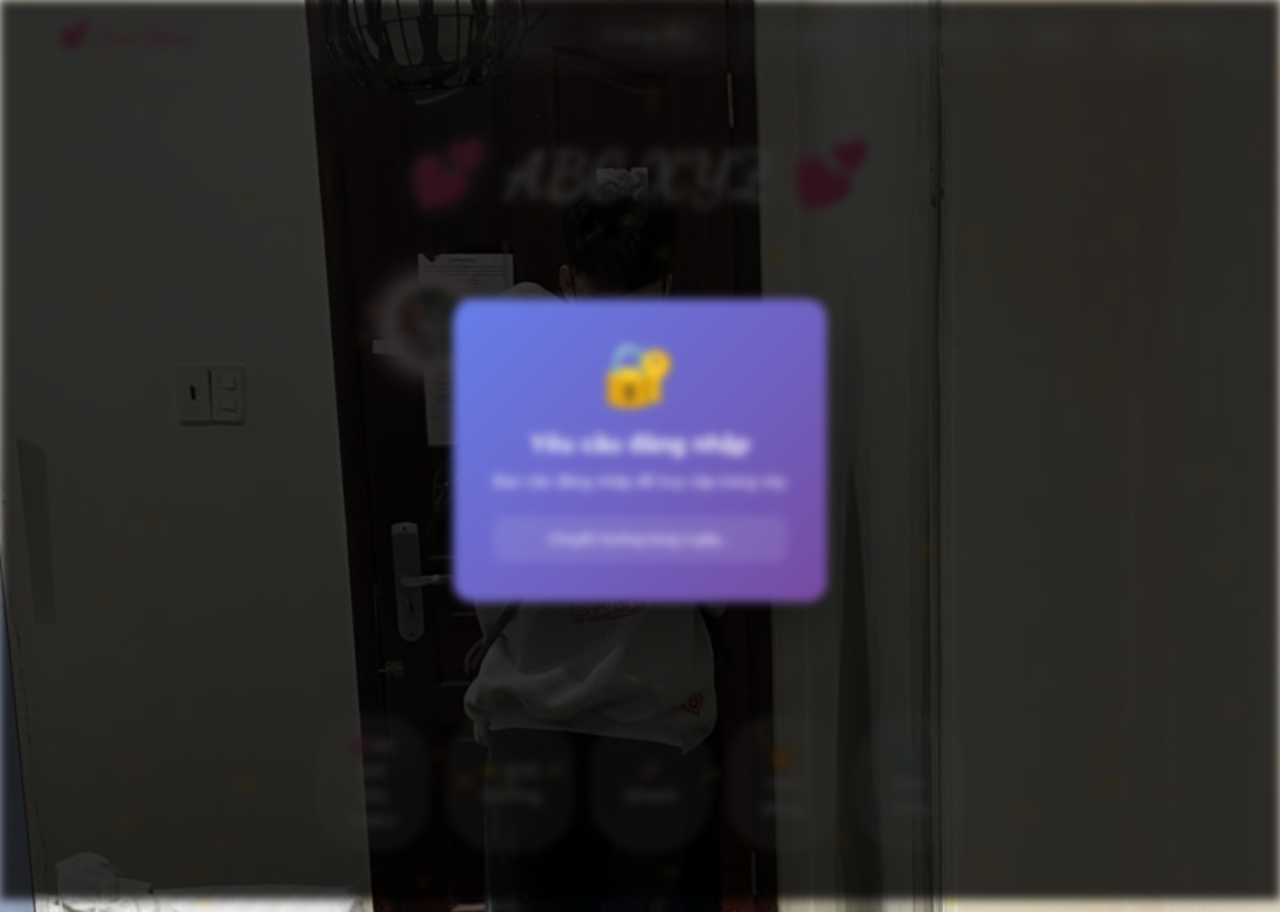
<file: counter.html>
<!DOCTYPE html>
<html lang="vi">
  <head>
    <meta charset="UTF-8" />
    <meta name="viewport" content="width=device-width, initial-scale=1.0" />
    <link rel="stylesheet" href="style.css" />
    <script src="auth.js"></script>
    <title>Trái Tim Xoay Hình Ảnh 💕</title>
    <style>
      @import url("https://fonts.googleapis.com/css2?family=Dancing+Script:wght@400;700&family=Poppins:wght@300;400;600;700&display=swap");

      * {
        margin: 0;
        padding: 0;
        box-sizing: border-box;
      }

      body {
        font-family: "Poppins", sans-serif;
        background-image: url("img/anhhai.jpg");
        background-size: cover;
        background-position: center 20%;
        background-repeat: no-repeat;
        min-height: 100vh;
        display: flex;
        flex-direction: column;
        align-items: center;
        justify-content: center;
        overflow: hidden;
        position: relative;
      }

      /* Navigation Menu Styles */
      .nav-menu {
        position: fixed;
        top: 0;
        left: 0;
        width: 100%;
        background: rgba(255, 255, 255, 0.1);
        backdrop-filter: blur(20px);
        border-bottom: 1px solid rgba(255, 255, 255, 0.2);
        z-index: 1000;
        transition: all 0.3s ease;
      }

      .nav-menu.scrolled {
        background: rgba(255, 255, 255, 0.2);
        box-shadow: 0 4px 20px rgba(0, 0, 0, 0.1);
      }

      .nav-container {
        max-width: 1200px;
        margin: 0 auto;
        display: flex;
        justify-content: space-between;
        align-items: center;
        padding: 0 20px;
        height: 70px;
      }

      .nav-logo {
        font-size: 1.5rem;
        font-weight: 700;
        color: #ff69b4;
        text-decoration: none;
        font-family: "Dancing Script", cursive;
        text-shadow: 0 2px 4px rgba(0, 0, 0, 0.1);
      }

      .nav-links {
        display: flex;
        list-style: none;
        gap: 30px;
      }

      .nav-links a {
        color: white;
        text-decoration: none;
        font-weight: 500;
        padding: 8px 16px;
        border-radius: 20px;
        transition: all 0.3s ease;
        backdrop-filter: blur(10px);
        border: 1px solid rgba(255, 255, 255, 0.2);
      }

      .nav-links a:hover {
        background: rgba(255, 105, 180, 0.3);
        transform: translateY(-2px);
        box-shadow: 0 4px 15px rgba(255, 105, 180, 0.2);
      }

      .mobile-toggle {
        display: none;
        flex-direction: column;
        cursor: pointer;
        padding: 5px;
      }

      .mobile-toggle span {
        width: 25px;
        height: 3px;
        background: white;
        margin: 3px 0;
        transition: 0.3s;
        border-radius: 2px;
      }

      @media (max-width: 768px) {
        .nav-links {
          position: fixed;
          top: 70px;
          left: -100%;
          width: 100%;
          height: calc(100vh - 70px);
          background: rgba(0, 0, 0, 0.9);
          backdrop-filter: blur(20px);
          flex-direction: column;
          justify-content: flex-start;
          align-items: center;
          padding-top: 50px;
          transition: left 0.3s ease;
        }

        .nav-links.show {
          left: 0;
        }

        .nav-links a {
          font-size: 1.2rem;
          margin: 10px 0;
          padding: 15px 30px;
        }

        .mobile-toggle {
          display: flex;
        }
      }

      .stars {
        position: fixed;
        top: 0;
        left: 0;
        width: 100%;
        height: 100%;
        pointer-events: none;
        z-index: 1;
      }

      .star {
        position: absolute;
        color: rgba(255, 255, 255, 0.8);
        font-size: 12px;
        animation: twinkle 2s ease-in-out infinite;
      }

      @keyframes twinkle {
        0%,
        100% {
          opacity: 0.3;
          transform: scale(1);
        }
        50% {
          opacity: 1;
          transform: scale(1.2);
        }
      }

      .container {
        position: relative;
        z-index: 10;
        text-align: center;
        margin-top: 70px;
      }

      .title {
        font-family: "Dancing Script", cursive;
        font-size: 4rem;
        color: white;
        margin-bottom: 20px;
        text-shadow: 0 0 20px rgba(255, 255, 255, 0.5);
        animation: glow 3s ease-in-out infinite alternate;
      }

      @keyframes glow {
        from {
          text-shadow: 0 0 20px rgba(255, 255, 255, 0.5);
        }
        to {
          text-shadow: 0 0 40px rgba(255, 192, 203, 0.8),
            0 0 60px rgba(255, 105, 180, 0.6);
        }
      }

      .heart-container {
        position: relative;
        width: 600px;
        height: 600px;
        margin: 0 auto;
      }

      .heart-path {
        position: absolute;
        top: 50%;
        left: 50%;
        transform: translate(-50%, -50%);
        width: 500px;
        height: 500px;
      }

      .rotating-image {
        position: absolute;
        width: 80px;
        height: 80px;
        border-radius: 50%;
        border: 4px solid rgba(255, 255, 255, 0.8);
        box-shadow: 0 0 20px rgba(255, 255, 255, 0.6),
          0 0 40px rgba(255, 192, 203, 0.4),
          inset 0 0 20px rgba(255, 255, 255, 0.2);
        background-size: cover;
        background-position: center;
        transition: all 0.3s ease;
        cursor: pointer;
        animation: rotateAroundHeart 15s linear infinite;
      }

      .rotating-image:hover {
        transform: scale(1.3);
        box-shadow: 0 0 30px rgba(255, 255, 255, 0.8),
          0 0 60px rgba(255, 192, 203, 0.6), 0 0 90px rgba(255, 105, 180, 0.4);
        z-index: 100;
      }

      .rotating-image:nth-child(1) {
        background-image: url('data:image/svg+xml,<svg xmlns="http://www.w3.org/2000/svg" viewBox="0 0 100 100"><rect width="100" height="100" fill="%23ff6b6b"/><circle cx="50" cy="50" r="30" fill="white"/><text x="50" y="60" text-anchor="middle" font-size="20" fill="%23ff6b6b">💕</text></svg>');
        animation-delay: 0s;
      }

      .rotating-image:nth-child(2) {
        background-image: url('data:image/svg+xml,<svg xmlns="http://www.w3.org/2000/svg" viewBox="0 0 100 100"><rect width="100" height="100" fill="%23feca57"/><circle cx="50" cy="50" r="30" fill="white"/><text x="50" y="60" text-anchor="middle" font-size="20" fill="%23feca57">🌟</text></svg>');
        animation-delay: -1.875s;
      }

      .rotating-image:nth-child(3) {
        background-image: url('data:image/svg+xml,<svg xmlns="http://www.w3.org/2000/svg" viewBox="0 0 100 100"><rect width="100" height="100" fill="%23ff9ff3"/><circle cx="50" cy="50" r="30" fill="white"/><text x="50" y="60" text-anchor="middle" font-size="20" fill="%23ff9ff3">🌸</text></svg>');
        animation-delay: -3.75s;
      }

      .rotating-image:nth-child(4) {
        background-image: url('data:image/svg+xml,<svg xmlns="http://www.w3.org/2000/svg" viewBox="0 0 100 100"><rect width="100" height="100" fill="%2354a3ff"/><circle cx="50" cy="50" r="30" fill="white"/><text x="50" y="60" text-anchor="middle" font-size="20" fill="%2354a3ff">🦋</text></svg>');
        animation-delay: -5.625s;
      }

      .rotating-image:nth-child(5) {
        background-image: url('data:image/svg+xml,<svg xmlns="http://www.w3.org/2000/svg" viewBox="0 0 100 100"><rect width="100" height="100" fill="%235f27cd"/><circle cx="50" cy="50" r="30" fill="white"/><text x="50" y="60" text-anchor="middle" font-size="20" fill="%235f27cd">💜</text></svg>');
        animation-delay: -7.5s;
      }

      .rotating-image:nth-child(6) {
        background-image: url('data:image/svg+xml,<svg xmlns="http://www.w3.org/2000/svg" viewBox="0 0 100 100"><rect width="100" height="100" fill="%2300d2d3"/><circle cx="50" cy="50" r="30" fill="white"/><text x="50" y="60" text-anchor="middle" font-size="20" fill="%2300d2d3">🌺</text></svg>');
        animation-delay: -9.375s;
      }

      .rotating-image:nth-child(7) {
        background-image: url('data:image/svg+xml,<svg xmlns="http://www.w3.org/2000/svg" viewBox="0 0 100 100"><rect width="100" height="100" fill="%23ff7675"/><circle cx="50" cy="50" r="30" fill="white"/><text x="50" y="60" text-anchor="middle" font-size="20" fill="%23ff7675">🌹</text></svg>');
        animation-delay: -11.25s;
      }

      .rotating-image:nth-child(8) {
        background-image: url('data:image/svg+xml,<svg xmlns="http://www.w3.org/2000/svg" viewBox="0 0 100 100"><rect width="100" height="100" fill="%23fd79a8"/><circle cx="50" cy="50" r="30" fill="white"/><text x="50" y="60" text-anchor="middle" font-size="20" fill="%23fd79a8">💖</text></svg>');
        animation-delay: -13.125s;
      }

      @keyframes rotateAroundHeart {
        0% {
          transform: translate(150px, 0px);
        }
        12.5% {
          transform: translate(106px, -106px);
        }
        25% {
          transform: translate(0px, -150px);
        }
        37.5% {
          transform: translate(-106px, -106px);
        }
        50% {
          transform: translate(-150px, 0px);
        }
        62.5% {
          transform: translate(-106px, 60px);
        }
        75% {
          transform: translate(0px, 100px);
        }
        87.5% {
          transform: translate(106px, 60px);
        }
        100% {
          transform: translate(150px, 0px);
        }
      }

      .center-heart {
        position: absolute;
        top: 50%;
        left: 50%;
        transform: translate(-50%, -50%);
        font-size: 6rem;
        color: rgba(255, 255, 255, 0.9);
        text-shadow: 0 0 30px rgba(255, 192, 203, 0.8);
        animation: heartbeat 2s ease-in-out infinite;
        z-index: 50;
        cursor: pointer;
      }

      @keyframes heartbeat {
        0%,
        100% {
          transform: translate(-50%, -50%) scale(1);
        }
        50% {
          transform: translate(-50%, -50%) scale(1.1);
        }
      }

      .controls {
        position: absolute;
        bottom: 50px;
        left: 50%;
        transform: translateX(-50%);
        display: flex;
        gap: 20px;
        z-index: 100;
      }

      .control-btn {
        background: rgba(255, 255, 255, 0.2);
        backdrop-filter: blur(20px);
        border: 2px solid rgba(255, 255, 255, 0.3);
        color: white;
        padding: 15px 30px;
        border-radius: 50px;
        cursor: pointer;
        font-size: 1rem;
        font-weight: 600;
        transition: all 0.3s ease;
        font-family: "Poppins", sans-serif;
      }

      .control-btn:hover {
        background: rgba(255, 255, 255, 0.3);
        transform: translateY(-3px);
        box-shadow: 0 15px 35px rgba(255, 255, 255, 0.2);
      }

      .speed-display {
        position: absolute;
        top: 100px;
        right: 30px;
        background: rgba(255, 255, 255, 0.2);
        backdrop-filter: blur(20px);
        border-radius: 20px;
        padding: 15px 25px;
        color: white;
        font-weight: 600;
        border: 2px solid rgba(255, 255, 255, 0.3);
      }

      .image-info {
        position: absolute;
        bottom: 150px;
        left: 50%;
        transform: translateX(-50%);
        background: rgba(0, 0, 0, 0.7);
        backdrop-filter: blur(20px);
        border-radius: 15px;
        padding: 15px 25px;
        color: white;
        font-size: 1.1rem;
        opacity: 0;
        transition: all 0.3s ease;
        pointer-events: none;
      }

      .image-info.show {
        opacity: 1;
      }

      .floating-hearts {
        position: fixed;
        top: 0;
        left: 0;
        width: 100%;
        height: 100%;
        pointer-events: none;
        z-index: 5;
      }

      .floating-heart {
        position: absolute;
        color: rgba(255, 255, 255, 0.6);
        font-size: 2rem;
        animation: floatUp 6s ease-out infinite;
      }

      @keyframes floatUp {
        0% {
          transform: translateY(100vh) rotate(0deg);
          opacity: 0;
        }
        10% {
          opacity: 1;
        }
        90% {
          opacity: 1;
        }
        100% {
          transform: translateY(-100px) rotate(360deg);
          opacity: 0;
        }
      }

      .particle-trail {
        position: absolute;
        width: 4px;
        height: 4px;
        background: white;
        border-radius: 50%;
        pointer-events: none;
        animation: fadeOut 1s ease-out forwards;
      }

      @keyframes fadeOut {
        0% {
          opacity: 1;
          transform: scale(1);
        }
        100% {
          opacity: 0;
          transform: scale(0);
        }
      }

      @media (max-width: 768px) {
        .container {
          margin-top: 70px;
        }

        .heart-container {
          width: 400px;
          height: 400px;
        }

        .heart-path {
          width: 350px;
          height: 350px;
        }

        .rotating-image {
          width: 60px;
          height: 60px;
        }

        .title {
          font-size: 2.5rem;
        }

        .center-heart {
          font-size: 4rem;
        }

        .controls {
          bottom: 30px;
          flex-direction: column;
          align-items: center;
          gap: 10px;
        }

        .control-btn {
          padding: 10px 20px;
          font-size: 0.9rem;
        }

        .speed-display {
          top: 80px;
          right: 10px;
          padding: 10px 15px;
          font-size: 0.9rem;
        }
      }
    </style>
  </head>
  <body>
    <!-- Navigation Menu -->
    <nav class="nav-menu" id="navMenu">
      <div class="nav-container">
        <a href="index.html" class="nav-logo"> 💕 Love Story </a>
        <ul class="nav-links" id="navLinks">
          <li><a href="index.html">Trang chủ</a></li>
          <li><a href="counter1.html">Thời gian</a></li>
          <li><a href="timeline.html">Kỷ niệm</a></li>
          <li><a href="gallery1.html">Ảnh</a></li>
          <li><a href="message.html">Lời nhắn</a></li>
        </ul>
        <div class="mobile-toggle" id="mobileToggle">
          <span></span>
          <span></span>
          <span></span>
        </div>
      </div>
    </nav>

    <div class="stars" id="stars"></div>
    <div class="floating-hearts" id="floatingHearts"></div>

    <div class="container">
      <h1 class="title">💕 ABC XYZ 💕</h1>

      <div class="heart-container">
        <div class="heart-path">
          <div class="rotating-image"></div>
          <div class="rotating-image"></div>
          <div class="rotating-image"></div>
          <div class="rotating-image"></div>
          <div class="rotating-image"></div>
          <div class="rotating-image"></div>
          <div class="rotating-image"></div>
          <div class="rotating-image"></div>
        </div>
        <div class="center-heart" id="centerHeart">❤️</div>
      </div>

      <div class="image-info" id="imageInfo">
        Nhấn vào hình ảnh để xem chi tiết
      </div>
    </div>

    <div class="controls">
      <button class="control-btn" id="loveDeckBtn">💞 Bộ bài Yêu Thêm</button>
      <button class="control-btn" id="normalBtn">⚡ Bình thường</button>
      <button class="control-btn" id="fastBtn">🚀 Nhanh</button>
      <button class="control-btn" id="pauseBtn">⏸️ Tạm dừng</button>
      <button class="control-btn" id="reverseBtn">🔄 Đảo chiều</button>
    </div>

    <script>
      // Thông tin các hình ảnh
      const imageData = [
        {
          name: "Tình Yêu",
          imageUrl: "img/anhmot.jpg",
          description: "Biểu tượng của tình yêu thuần khiết",
        },
        {
          name: "Ngôi Sao",
          imageUrl: "img/anhhai.jpg",
          description: "Ánh sao dẫn lối cho tình yêu",
        },
        {
          name: "Hoa Anh Đào",
          imageUrl: "img/anhdacbiet.jpg",
          description: "Vẻ đẹp thoáng qua nhưng đáng nhớ",
        },
        {
          name: "Bướm",
          imageUrl: "img/anhnam.jpg",
          description: "Sự biến đổi và tự do trong tình yêu",
        },
        {
          name: "Tim Tím",
          imageUrl: "img/anhsau.jpg",
          description: "Tình yêu sâu sắc và bí ẩn",
        },
        {
          name: "Hoa Nhiệt Đới",
          imageUrl: "img/anhbay.jpg",
          description: "Sự rực rỡ của tình yêu nhiệt đới",
        },
        {
          name: "Hoa Hồng",
          imageUrl: "img/anhtam.jpg",
          description: "Biểu tượng cổ điển của tình yêu",
        },
        {
          name: "Tim Hồng",
          imageUrl: "img/anhchin.jpg",
          description: "Tình yêu ngọt ngào và dịu dàng",
        },
      ];

      let currentSpeed = 1;
      let isPaused = false;
      let isReversed = false;
      let animationDuration = 15;

      // Initialize navigation scroll effect
      function initNavigation() {
        const nav = document.getElementById("navMenu");
        const mobileToggle = document.getElementById("mobileToggle");
        const navLinks = document.getElementById("navLinks");

        window.addEventListener("scroll", () => {
          if (window.scrollY > 50) {
            nav.classList.add("scrolled");
          } else {
            nav.classList.remove("scrolled");
          }
        });

        mobileToggle.addEventListener("click", () => {
          navLinks.classList.toggle("show");
        });
      }

      // Khởi tạo
      function init() {
        initNavigation();
        createStars();
        createFloatingHearts();
        setupEventListeners();
        setupImageHoverEffects();
        createParticleTrails();

        const images = document.querySelectorAll(".rotating-image");
        images.forEach((img, index) => {
          if (imageData[index]?.imageUrl) {
            img.style.backgroundImage = `url(${imageData[index].imageUrl})`;
          }
        });
      }

      // Tạo ngôi sao nền
      function createStars() {
        const starsContainer = document.getElementById("stars");
        for (let i = 0; i < 100; i++) {
          const star = document.createElement("div");
          star.className = "star";
          star.innerHTML = "✨";
          star.style.left = Math.random() * 100 + "%";
          star.style.top = Math.random() * 100 + "%";
          star.style.animationDelay = Math.random() * 2 + "s";
          star.style.fontSize = Math.random() * 8 + 8 + "px";
          starsContainer.appendChild(star);
        }
      }

      // Tạo trái tim bay
      function createFloatingHearts() {
        const heartsContainer = document.getElementById("floatingHearts");
        const heartSymbols = ["💕", "💖", "💗", "💝", "💘", "💞"];

        setInterval(() => {
          const heart = document.createElement("div");
          heart.className = "floating-heart";
          heart.innerHTML =
            heartSymbols[Math.floor(Math.random() * heartSymbols.length)];
          heart.style.left = Math.random() * 100 + "%";
          heart.style.animationDuration = Math.random() * 3 + 4 + "s";
          heart.style.fontSize = Math.random() * 1.5 + 1 + "rem";
          heartsContainer.appendChild(heart);

          setTimeout(() => {
            heart.remove();
          }, 6000);
        }, 2000);
      }

      // Tạo vệt hạt khi di chuyển
      function createParticleTrails() {
        const images = document.querySelectorAll(".rotating-image");
        images.forEach((img) => {
          setInterval(() => {
            if (!isPaused) {
              const rect = img.getBoundingClientRect();
              const particle = document.createElement("div");
              particle.className = "particle-trail";
              particle.style.left = rect.left + rect.width / 2 + "px";
              particle.style.top = rect.top + rect.height / 2 + "px";
              document.body.appendChild(particle);

              setTimeout(() => {
                particle.remove();
              }, 1000);
            }
          }, 200);
        });
      }

      // Setup hover effects cho hình ảnh
      function setupImageHoverEffects() {
        const images = document.querySelectorAll(".rotating-image");
        const imageInfo = document.getElementById("imageInfo");

        images.forEach((img, index) => {
          img.addEventListener("mouseenter", () => {
            const data = imageData[index];
            imageInfo.innerHTML = `
                        <strong>${data.name}</strong><br>
                        ${data.description}
                    `;
            imageInfo.classList.add("show");
          });

          img.addEventListener("mouseleave", () => {
            imageInfo.classList.remove("show");
          });

          img.addEventListener("click", () => {
            createClickEffect(img, imageData[index]);
          });
        });
      }

      // Tạo hiệu ứng khi click
      function createClickEffect(element, data) {
        // Tạo hiệu ứng bùng nổ
        for (let i = 0; i < 12; i++) {
          const particle = document.createElement("div");
          particle.innerHTML = "💖";
          particle.style.position = "fixed";
          particle.style.left = element.getBoundingClientRect().left + "px";
          particle.style.top = element.getBoundingClientRect().top + "px";
          particle.style.fontSize = "2rem";
          particle.style.pointerEvents = "none";
          particle.style.zIndex = "1000";

          const angle = (360 / 12) * i;
          const distance = 100;
          const endX = Math.cos((angle * Math.PI) / 180) * distance;
          const endY = Math.sin((angle * Math.PI) / 180) * distance;

          particle.style.transition = "all 1s ease-out";
          document.body.appendChild(particle);

          setTimeout(() => {
            particle.style.transform = `translate(${endX}px, ${endY}px) rotate(720deg)`;
            particle.style.opacity = "0";
          }, 100);

          setTimeout(() => {
            particle.remove();
          }, 1100);
        }

        // Hiệu ứng rung
        element.style.animation = "none";
        setTimeout(() => {
          element.style.animation = `rotateAroundHeart ${
            animationDuration / currentSpeed
          }s linear infinite`;
          element.style.animationDelay = `-${
            (imageData.indexOf(data) * animationDuration) / 8 / currentSpeed
          }s`;
          if (isReversed) {
            element.style.animationDirection = "reverse";
          }
        }, 10);
      }

      // Setup event listeners
      function setupEventListeners() {
        // Điều khiển tốc độ
        // Chuyển hướng tới bộ bài
        document.getElementById("loveDeckBtn").addEventListener("click", () => {
          window.location.href = "gallery.html"; // Đường dẫn thật của file Bộ bài
        });
        document
          .getElementById("normalBtn")
          .addEventListener("click", () => setSpeed(1, "Bình thường"));
        document
          .getElementById("fastBtn")
          .addEventListener("click", () => setSpeed(3, "Nhanh"));

        // Tạm dừng
        document
          .getElementById("pauseBtn")
          .addEventListener("click", togglePause);

        // Đảo chiều
        document
          .getElementById("reverseBtn")
          .addEventListener("click", toggleReverse);

        // Click vào trái tim giữa
        document.getElementById("centerHeart").addEventListener("click", () => {
          createHeartExplosion();
        });
      }

      // Đặt tốc độ
      function setSpeed(speed, speedText) {
        currentSpeed = speed;
        document.getElementById(
          "speedDisplay"
        ).textContent = `Tốc độ: ${speedText}`;
        updateAnimations();
      }

      // Tạm dừng/Tiếp tục
      function togglePause() {
        isPaused = !isPaused;
        const btn = document.getElementById("pauseBtn");
        const images = document.querySelectorAll(".rotating-image");

        if (isPaused) {
          btn.innerHTML = "▶️ Tiếp tục";
          images.forEach((img) => {
            img.style.animationPlayState = "paused";
          });
        } else {
          btn.innerHTML = "⏸️ Tạm dừng";
          images.forEach((img) => {
            img.style.animationPlayState = "running";
          });
        }
      }

      // Đảo chiều
      function toggleReverse() {
        isReversed = !isReversed;
        const btn = document.getElementById("reverseBtn");
        btn.innerHTML = isReversed ? "🔄 Thuận" : "🔄 Đảo chiều";
        updateAnimations();
      }

      // Cập nhật animations
      function updateAnimations() {
        const images = document.querySelectorAll(".rotating-image");
        images.forEach((img, index) => {
          img.style.animationDuration = `${animationDuration / currentSpeed}s`;
          img.style.animationDelay = `-${
            (index * animationDuration) / 8 / currentSpeed
          }s`;
          img.style.animationDirection = isReversed ? "reverse" : "normal";
        });
      }

      // Tạo hiệu ứng bùng nổ trái tim
      function createHeartExplosion() {
        const centerHeart = document.getElementById("centerHeart");
        const hearts = ["❤️", "💕", "💖", "💗", "💝", "💘", "💞", "💟"];

        for (let i = 0; i < 20; i++) {
          const heart = document.createElement("div");
          heart.innerHTML = hearts[Math.floor(Math.random() * hearts.length)];
          heart.style.position = "fixed";
          heart.style.left =
            centerHeart.getBoundingClientRect().left + 40 + "px";
          heart.style.top = centerHeart.getBoundingClientRect().top + 40 + "px";
          heart.style.fontSize = "3rem";
          heart.style.pointerEvents = "none";
          heart.style.zIndex = "1000";

          const angle = Math.random() * 360;
          const distance = Math.random() * 300 + 100;
          const endX = Math.cos((angle * Math.PI) / 180) * distance;
          const endY = Math.sin((angle * Math.PI) / 180) * distance;

          heart.style.transition = "all 2s ease-out";
          document.body.appendChild(heart);

          setTimeout(() => {
            heart.style.transform = `translate(${endX}px, ${endY}px) rotate(${
              Math.random() * 720
            }deg) scale(${Math.random() * 2 + 0.5})`;
            heart.style.opacity = "0";
          }, 100);

          setTimeout(() => {
            heart.remove();
          }, 2100);
        }

        // Hiệu ứng rung cho trái tim giữa
        centerHeart.style.animation = "none";
        setTimeout(() => {
          centerHeart.style.animation = "heartbeat 2s ease-in-out infinite";
        }, 10);
      }

      // Khởi tạo khi trang load
      window.addEventListener("load", init);

      // Thêm hiệu ứng khi scroll (cho mobile)
      let ticking = false;
      function updateOnScroll() {
        if (!ticking) {
          requestAnimationFrame(() => {
            // Có thể thêm hiệu ứng parallax ở đây
            ticking = false;
          });
          ticking = true;
        }
      }
      window.addEventListener("scroll", updateOnScroll);
    </script>
  </body>
</html>
</file>
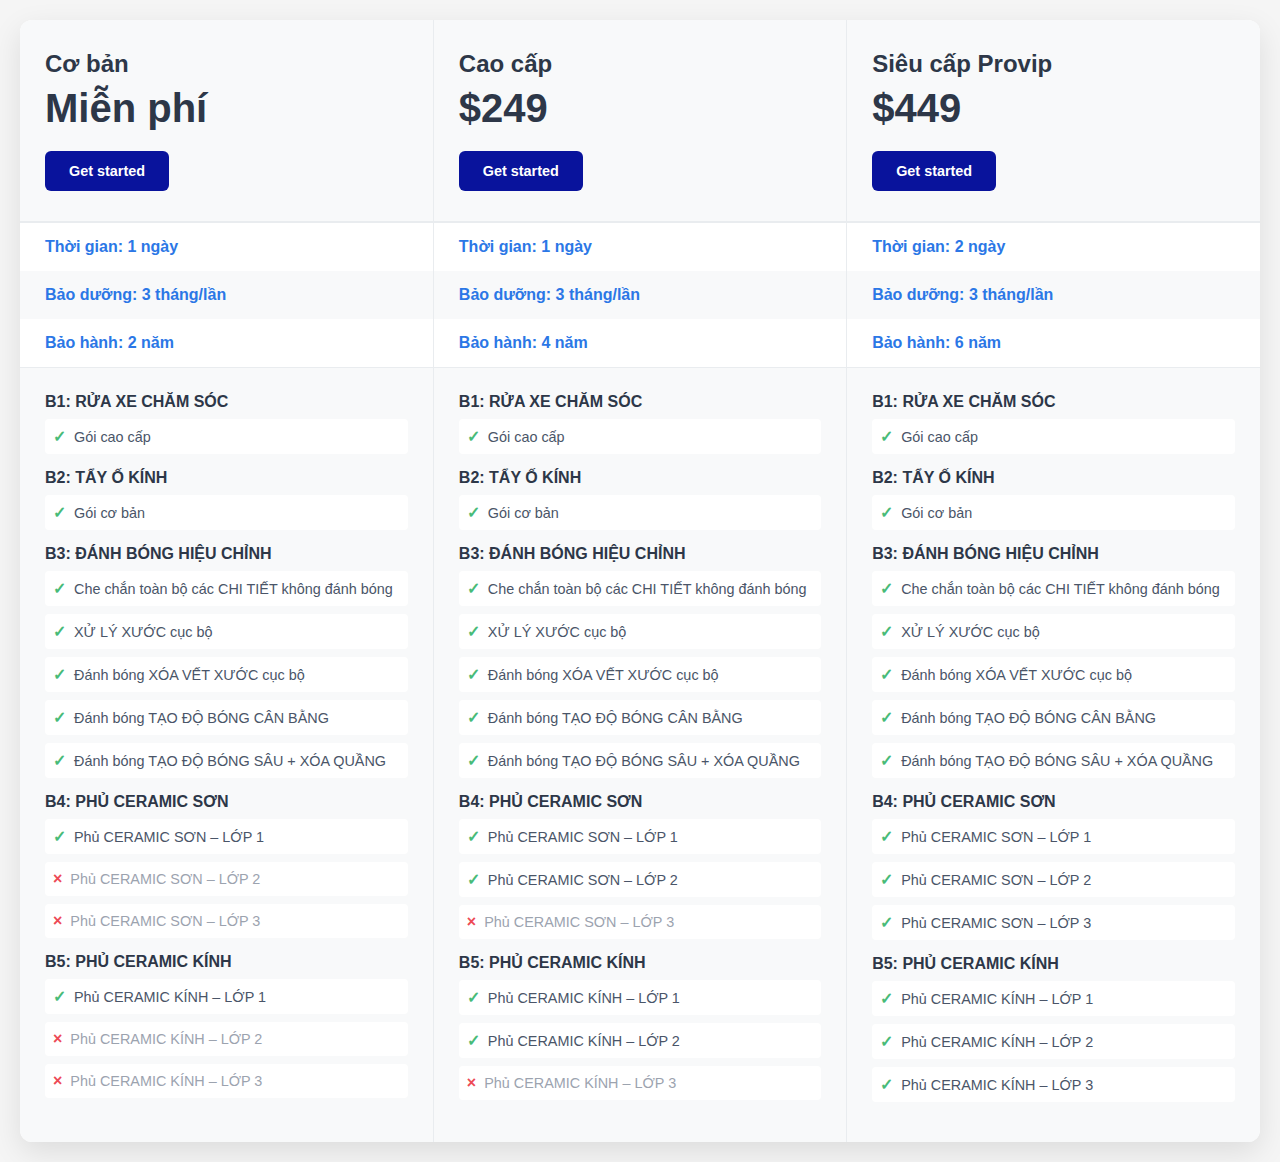
<file: duochongchingan.html>
<head>
  <meta charset="UTF-8" />
  <meta name="viewport" content="width=device-width, initial-scale=1.0" />
  <title>Document</title>
</head>
<body>
  <style>
    * {
      margin: 0;
      padding: 0;
      box-sizing: border-box;
    }

    body {
      font-family: -apple-system, BlinkMacSystemFont, "Segoe UI", Roboto,
        sans-serif;
      background: #f5f5f5;
      padding: 20px;
    }

    .pricing-container {
      background: white;
      box-shadow: 0 10px 30px rgba(0, 0, 0, 0.1);
      border-radius: 12px;
      overflow-x: auto;
      margin: 0 auto;
      max-width: 100%;
    }

    .pricing-table {
      width: 100%;
      border-collapse: collapse;
      table-layout: fixed;
    }

    .pricing-table tr {
      width: 100%;
    }

    .pricing-table th,
    .pricing-table td {
      width: calc(100% / 3);
      padding: 25px;
      border-right: 1px solid #e9ecef;
      vertical-align: top;
    }

    .pricing-table th:last-child,
    .pricing-table td:last-child {
      border-right: none;
    }

    /* Header Section */
    .header-row th {
      background: #f8f9fa;
      padding: 30px 25px;
      border-bottom: 2px solid #e9ecef;
      text-align: left;
    }

    .plan-title {
      font-size: 1.5rem;
      font-weight: 700;
      color: #2d3748;
      margin-bottom: 8px;
    }

    .plan-price {
      font-size: 2.5rem;
      font-weight: 800;
      color: #2d3748;
      margin-bottom: 20px;
    }

    .plan-button {
      display: inline-block;
      background: #09139c;
      color: white;
      padding: 12px 24px;
      border-radius: 6px;
      text-decoration: none;
      font-weight: 600;
      font-size: 0.9rem;
      border: none;
      cursor: pointer;
      transition: background 0.3s ease;
    }

    .plan-button:hover {
      background: #0a0f7a;
    }

    /* Detail Rows */
    .detail-row td {
      padding: 15px 25px;
      font-weight: 600;
      color: #2b77e6;
    }

    .detail-row:nth-child(even) td {
      background: #f8f9fa;
    }

    .detail-row:nth-child(odd) td {
      background: white;
    }

    /* Services Section */
    .services-row td {
      background: #f8f9fa;
      padding: 25px;
      border-top: 1px solid #e9ecef;
    }

    .service-group {
      margin-bottom: 15px;
    }

    .service-title {
      color: #2d3748;
      font-size: 1rem;
      font-weight: bold;
      display: block;
      margin-bottom: 8px;
    }

    .service-item {
      margin-bottom: 8px;
      padding: 8px;
      border-radius: 4px;
      display: flex;
      align-items: center;
      background: white;
    }

    .service-icon {
      margin-right: 8px;
      font-weight: bold;
    }

    .service-icon.included {
      color: #48bb78;
    }

    .service-icon.excluded {
      color: #ed4955;
    }

    .service-text {
      font-size: 0.9rem;
      flex: 1;
    }

    .service-text.included {
      color: #4a5568;
    }

    .service-text.excluded {
      color: #9ca3af;
    }

    .service-summary {
      margin-bottom: 25px;
      padding: 8px;
      background: white;
      border-radius: 4px;
      display: flex;
      align-items: center;
    }

    /* Scrollbar Styling */
    .pricing-container::-webkit-scrollbar {
      height: 8px;
    }

    .pricing-container::-webkit-scrollbar-track {
      background: #f1f1f1;
    }

    .pricing-container::-webkit-scrollbar-thumb {
      background: #888;
      border-radius: 4px;
    }

    .pricing-container::-webkit-scrollbar-thumb:hover {
      background: #555;
    }

    /* Mobile Responsive */
    @media (max-width: 768px) {
      .pricing-table th,
      .pricing-table td {
        width: 80vw !important;
        min-width: 80vw !important; /* Đảm bảo không co lại */
      }
    }
  </style>

  <div class="pricing-container">
    <table class="pricing-table">
      <!-- Header Section -->
      <thead>
        <tr class="header-row">
          <th>
            <div class="plan-title">Cơ bản</div>
            <div class="plan-price">Miễn phí</div>
            <a href="#" class="plan-button">Get started</a>
          </th>
          <th>
            <div class="plan-title">Cao cấp</div>
            <div class="plan-price">$249</div>
            <a href="#" class="plan-button">Get started</a>
          </th>
          <th>
            <div class="plan-title">Siêu cấp Provip</div>
            <div class="plan-price">$449</div>
            <a href="#" class="plan-button">Get started</a>
          </th>
        </tr>
      </thead>

      <!-- Detail Rows -->
      <tbody>
        <tr class="detail-row">
          <td>Thời gian: 1 ngày</td>
          <td>Thời gian: 1 ngày</td>
          <td>Thời gian: 2 ngày</td>
        </tr>

        <tr class="detail-row">
          <td>Bảo dưỡng: 3 tháng/lần</td>
          <td>Bảo dưỡng: 3 tháng/lần</td>
          <td>Bảo dưỡng: 3 tháng/lần</td>
        </tr>

        <tr class="detail-row">
          <td>Bảo hành: 2 năm</td>
          <td>Bảo hành: 4 năm</td>
          <td>Bảo hành: 6 năm</td>
        </tr>

        <!-- Services Section -->
        <tr class="services-row">
          <!-- Column 1: Cơ bản -->
          <td>
            <div class="service-group">
              <strong class="service-title">B1: RỬA XE CHĂM SÓC</strong>
              <div class="service-item">
                <span class="service-icon included">✓</span>
                <span class="service-text included">Gói cao cấp</span>
              </div>
            </div>

            <div class="service-group">
              <strong class="service-title">B2: TẨY Ố KÍNH</strong>
              <div class="service-item">
                <span class="service-icon included">✓</span>
                <span class="service-text included">Gói cơ bản</span>
              </div>
            </div>

            <div class="service-group">
              <strong class="service-title">B3: ĐÁNH BÓNG HIỆU CHỈNH</strong>
              <div class="service-item">
                <span class="service-icon included">✓</span>
                <span class="service-text included"
                  >Che chắn toàn bộ các CHI TIẾT không đánh bóng</span
                >
              </div>
              <div class="service-item">
                <span class="service-icon included">✓</span>
                <span class="service-text included">XỬ LÝ XƯỚC cục bộ</span>
              </div>
              <div class="service-item">
                <span class="service-icon included">✓</span>
                <span class="service-text included"
                  >Đánh bóng XÓA VẾT XƯỚC cục bộ</span
                >
              </div>
              <div class="service-item">
                <span class="service-icon included">✓</span>
                <span class="service-text included"
                  >Đánh bóng TẠO ĐỘ BÓNG CÂN BẰNG</span
                >
              </div>
              <div class="service-item">
                <span class="service-icon included">✓</span>
                <span class="service-text included"
                  >Đánh bóng TẠO ĐỘ BÓNG SÂU + XÓA QUẦNG</span
                >
              </div>
            </div>

            <div class="service-group">
              <strong class="service-title">B4: PHỦ CERAMIC SƠN</strong>
              <div class="service-item">
                <span class="service-icon included">✓</span>
                <span class="service-text included"
                  >Phủ CERAMIC SƠN – LỚP 1</span
                >
              </div>
              <div class="service-item">
                <span class="service-icon excluded">×</span>
                <span class="service-text excluded"
                  >Phủ CERAMIC SƠN – LỚP 2</span
                >
              </div>
              <div class="service-item">
                <span class="service-icon excluded">×</span>
                <span class="service-text excluded"
                  >Phủ CERAMIC SƠN – LỚP 3</span
                >
              </div>
            </div>

            <div class="service-group">
              <strong class="service-title">B5: PHỦ CERAMIC KÍNH</strong>
              <div class="service-item">
                <span class="service-icon included">✓</span>
                <span class="service-text included"
                  >Phủ CERAMIC KÍNH – LỚP 1</span
                >
              </div>
              <div class="service-item">
                <span class="service-icon excluded">×</span>
                <span class="service-text excluded"
                  >Phủ CERAMIC KÍNH – LỚP 2</span
                >
              </div>
              <div class="service-item">
                <span class="service-icon excluded">×</span>
                <span class="service-text excluded"
                  >Phủ CERAMIC KÍNH – LỚP 3</span
                >
              </div>
            </div>
          </td>

          <!-- Column 2: Cao cấp -->
          <td>
            <div class="service-group">
              <strong class="service-title">B1: RỬA XE CHĂM SÓC</strong>
              <div class="service-item">
                <span class="service-icon included">✓</span>
                <span class="service-text included">Gói cao cấp</span>
              </div>
            </div>

            <div class="service-group">
              <strong class="service-title">B2: TẨY Ố KÍNH</strong>
              <div class="service-item">
                <span class="service-icon included">✓</span>
                <span class="service-text included">Gói cơ bản</span>
              </div>
            </div>

            <div class="service-group">
              <strong class="service-title">B3: ĐÁNH BÓNG HIỆU CHỈNH</strong>
              <div class="service-item">
                <span class="service-icon included">✓</span>
                <span class="service-text included"
                  >Che chắn toàn bộ các CHI TIẾT không đánh bóng</span
                >
              </div>
              <div class="service-item">
                <span class="service-icon included">✓</span>
                <span class="service-text included">XỬ LÝ XƯỚC cục bộ</span>
              </div>
              <div class="service-item">
                <span class="service-icon included">✓</span>
                <span class="service-text included"
                  >Đánh bóng XÓA VẾT XƯỚC cục bộ</span
                >
              </div>
              <div class="service-item">
                <span class="service-icon included">✓</span>
                <span class="service-text included"
                  >Đánh bóng TẠO ĐỘ BÓNG CÂN BẰNG</span
                >
              </div>
              <div class="service-item">
                <span class="service-icon included">✓</span>
                <span class="service-text included"
                  >Đánh bóng TẠO ĐỘ BÓNG SÂU + XÓA QUẦNG</span
                >
              </div>
            </div>

            <div class="service-group">
              <strong class="service-title">B4: PHỦ CERAMIC SƠN</strong>
              <div class="service-item">
                <span class="service-icon included">✓</span>
                <span class="service-text included"
                  >Phủ CERAMIC SƠN – LỚP 1</span
                >
              </div>
              <div class="service-item">
                <span class="service-icon included">✓</span>
                <span class="service-text included"
                  >Phủ CERAMIC SƠN – LỚP 2</span
                >
              </div>
              <div class="service-item">
                <span class="service-icon excluded">×</span>
                <span class="service-text excluded"
                  >Phủ CERAMIC SƠN – LỚP 3</span
                >
              </div>
            </div>

            <div class="service-group">
              <strong class="service-title">B5: PHỦ CERAMIC KÍNH</strong>
              <div class="service-item">
                <span class="service-icon included">✓</span>
                <span class="service-text included"
                  >Phủ CERAMIC KÍNH – LỚP 1</span
                >
              </div>
              <div class="service-item">
                <span class="service-icon included">✓</span>
                <span class="service-text included"
                  >Phủ CERAMIC KÍNH – LỚP 2</span
                >
              </div>
              <div class="service-item">
                <span class="service-icon excluded">×</span>
                <span class="service-text excluded"
                  >Phủ CERAMIC KÍNH – LỚP 3</span
                >
              </div>
            </div>
          </td>

          <!-- Column 3: Siêu cấp Provip -->
          <td>
            <div class="service-group">
              <strong class="service-title">B1: RỬA XE CHĂM SÓC</strong>
              <div class="service-item">
                <span class="service-icon included">✓</span>
                <span class="service-text included">Gói cao cấp</span>
              </div>
            </div>

            <div class="service-group">
              <strong class="service-title">B2: TẨY Ố KÍNH</strong>
              <div class="service-item">
                <span class="service-icon included">✓</span>
                <span class="service-text included">Gói cơ bản</span>
              </div>
            </div>

            <div class="service-group">
              <strong class="service-title">B3: ĐÁNH BÓNG HIỆU CHỈNH</strong>
              <div class="service-item">
                <span class="service-icon included">✓</span>
                <span class="service-text included"
                  >Che chắn toàn bộ các CHI TIẾT không đánh bóng</span
                >
              </div>
              <div class="service-item">
                <span class="service-icon included">✓</span>
                <span class="service-text included">XỬ LÝ XƯỚC cục bộ</span>
              </div>
              <div class="service-item">
                <span class="service-icon included">✓</span>
                <span class="service-text included"
                  >Đánh bóng XÓA VẾT XƯỚC cục bộ</span
                >
              </div>
              <div class="service-item">
                <span class="service-icon included">✓</span>
                <span class="service-text included"
                  >Đánh bóng TẠO ĐỘ BÓNG CÂN BẰNG</span
                >
              </div>
              <div class="service-item">
                <span class="service-icon included">✓</span>
                <span class="service-text included"
                  >Đánh bóng TẠO ĐỘ BÓNG SÂU + XÓA QUẦNG</span
                >
              </div>
            </div>

            <div class="service-group">
              <strong class="service-title">B4: PHỦ CERAMIC SƠN</strong>
              <div class="service-item">
                <span class="service-icon included">✓</span>
                <span class="service-text included"
                  >Phủ CERAMIC SƠN – LỚP 1</span
                >
              </div>
              <div class="service-item">
                <span class="service-icon included">✓</span>
                <span class="service-text included"
                  >Phủ CERAMIC SƠN – LỚP 2</span
                >
              </div>
              <div class="service-item">
                <span class="service-icon included">✓</span>
                <span class="service-text included"
                  >Phủ CERAMIC SƠN – LỚP 3</span
                >
              </div>
            </div>

            <div class="service-group">
              <strong class="service-title">B5: PHỦ CERAMIC KÍNH</strong>
              <div class="service-item">
                <span class="service-icon included">✓</span>
                <span class="service-text included"
                  >Phủ CERAMIC KÍNH – LỚP 1</span
                >
              </div>
              <div class="service-item">
                <span class="service-icon included">✓</span>
                <span class="service-text included"
                  >Phủ CERAMIC KÍNH – LỚP 2</span
                >
              </div>
              <div class="service-item">
                <span class="service-icon included">✓</span>
                <span class="service-text included"
                  >Phủ CERAMIC KÍNH – LỚP 3</span
                >
              </div>
            </div>
          </td>
        </tr>
      </tbody>
    </table>
  </div>
</body>
</file>
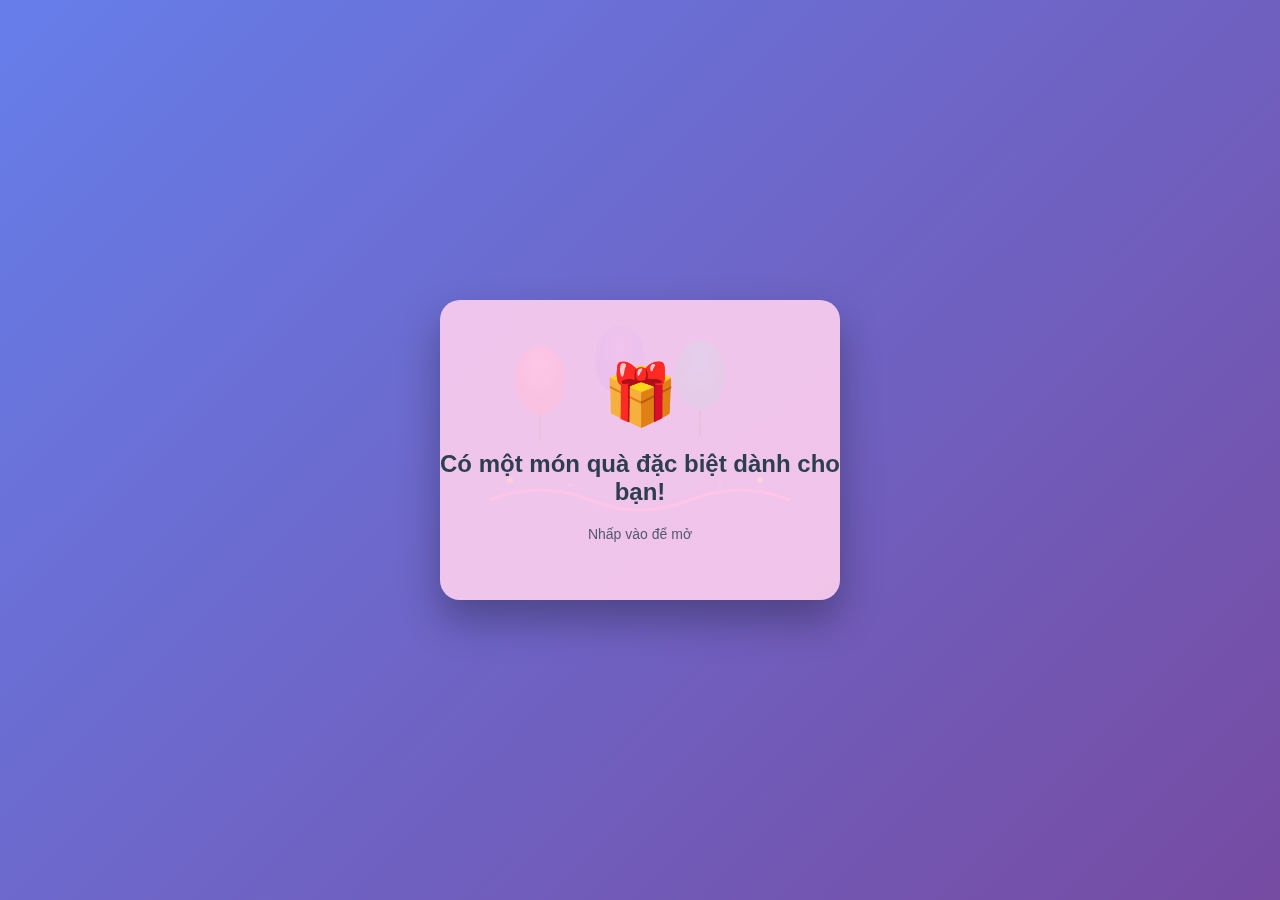
<file: hpbd.html>
<!DOCTYPE html>
<html lang="vi">
  <head>
    <meta charset="UTF-8" />
    <meta name="viewport" content="width=device-width, initial-scale=1.0" />
    <title>Happy Birthday Animation</title>
    <style>
      * {
        margin: 0;
        padding: 0;
        box-sizing: border-box;
      }

      body {
        background: linear-gradient(135deg, #667eea 0%, #764ba2 100%);
        height: 100vh;
        display: flex;
        justify-content: center;
        align-items: center;
        font-family: "Arial", sans-serif;
        overflow: hidden;
      }

      .card-container {
        perspective: 1000px;
        cursor: pointer;
      }

      .card {
        width: 400px;
        height: 300px;
        position: relative;
        transform-style: preserve-3d;
        transition: transform 0.8s cubic-bezier(0.4, 0.2, 0.2, 1);
      }

      .card.opened {
        transform: rotateY(180deg);
      }

      .card-front,
      .card-back {
        position: absolute;
        width: 100%;
        height: 100%;
        backface-visibility: hidden;
        border-radius: 20px;
        box-shadow: 0 20px 40px rgba(0, 0, 0, 0.3);
        display: flex;
        justify-content: center;
        align-items: center;
        flex-direction: column;
      }

      .card-front {
        background: linear-gradient(
            45deg,
            rgba(255, 154, 158, 0.9),
            rgba(254, 207, 239, 0.9),
            rgba(254, 207, 239, 0.9),
            rgba(255, 154, 158, 0.9)
          ),
          url('data:image/svg+xml,<svg xmlns="http://www.w3.org/2000/svg" viewBox="0 0 400 300"><defs><radialGradient id="balloonGrad1" cx="50%" cy="30%"><stop offset="0%" style="stop-color:%23ff6b9d;stop-opacity:1" /><stop offset="100%" style="stop-color:%23c44569;stop-opacity:1" /></radialGradient><radialGradient id="balloonGrad2" cx="50%" cy="30%"><stop offset="0%" style="stop-color:%236c5ce7;stop-opacity:1" /><stop offset="100%" style="stop-color:%234834d4;stop-opacity:1" /></radialGradient><radialGradient id="balloonGrad3" cx="50%" cy="30%"><stop offset="0%" style="stop-color:%2300d2d3;stop-opacity:1" /><stop offset="100%" style="stop-color:%2301a3a4;stop-opacity:1" /></radialGradient></defs><ellipse cx="100" cy="80" rx="25" ry="35" fill="url(%23balloonGrad1)"/><line x1="100" y1="115" x2="100" y2="140" stroke="%23333" stroke-width="2"/><ellipse cx="180" cy="60" rx="25" ry="35" fill="url(%23balloonGrad2)"/><line x1="180" y1="95" x2="180" y2="120" stroke="%23333" stroke-width="2"/><ellipse cx="260" cy="75" rx="25" ry="35" fill="url(%23balloonGrad3)"/><line x1="260" y1="110" x2="260" y2="135" stroke="%23333" stroke-width="2"/><path d="M50 200 Q100 180 150 200 T250 200 T350 200" stroke="%23ff6b9d" stroke-width="3" fill="none"/><circle cx="70" cy="180" r="3" fill="%23ffd700"/><circle cx="130" cy="185" r="2" fill="%23ff6b9d"/><circle cx="200" cy="175" r="2.5" fill="%236c5ce7"/><circle cx="280" cy="185" r="2" fill="%2300d2d3"/><circle cx="320" cy="180" r="3" fill="%23ffd700"/></svg>');
        background-size: 400% 400%, cover;
        background-position: center;
        animation: gradientShift 3s ease infinite;
        color: #2c3e50;
      }

      .card-back {
        background: linear-gradient(
            45deg,
            rgba(168, 237, 234, 0.9),
            rgba(254, 214, 227, 0.9),
            rgba(255, 216, 155, 0.9),
            rgba(133, 215, 255, 0.9)
          ),
          url('data:image/svg+xml,<svg xmlns="http://www.w3.org/2000/svg" viewBox="0 0 400 300"><defs><radialGradient id="cakeGrad" cx="50%" cy="40%"><stop offset="0%" style="stop-color:%23ffeaa7;stop-opacity:1" /><stop offset="100%" style="stop-color:%23fdcb6e;stop-opacity:1" /></radialGradient><radialGradient id="candleGrad" cx="50%" cy="20%"><stop offset="0%" style="stop-color:%23ff7675;stop-opacity:1" /><stop offset="100%" style="stop-color:%23d63031;stop-opacity:1" /></radialGradient></defs><ellipse cx="200" cy="220" rx="80" ry="15" fill="%23d63031" opacity="0.3"/><rect x="140" y="180" width="120" height="40" rx="5" fill="url(%23cakeGrad)"/><rect x="160" y="160" width="80" height="25" rx="3" fill="%23e17055"/><rect x="180" y="140" width="40" height="25" rx="3" fill="%23fdcb6e"/><rect x="165" y="135" width="4" height="15" fill="url(%23candleGrad)"/><rect x="185" y="130" width="4" height="20" fill="url(%23candleGrad)"/><rect x="205" y="135" width="4" height="15" fill="url(%23candleGrad)"/><ellipse cx="167" cy="132" rx="2" ry="4" fill="%23ffeaa7"/><ellipse cx="187" cy="127" rx="2" ry="4" fill="%23ffeaa7"/><ellipse cx="207" cy="132" rx="2" ry="4" fill="%23ffeaa7"/><circle cx="100" cy="100" r="4" fill="%23ffd700"/><circle cx="320" cy="120" r="3" fill="%23ff7675"/><circle cx="80" cy="150" r="2" fill="%236c5ce7"/><circle cx="340" cy="180" r="2.5" fill="%2300d2d3"/><path d="M60 50 L65 45 L70 50 L75 45 L80 50" stroke="%23ffd700" stroke-width="2" fill="none"/><path d="M320 60 L325 55 L330 60 L335 55 L340 60" stroke="%23ff7675" stroke-width="2" fill="none"/><circle cx="150" cy="80" r="1.5" fill="%23ffd700"/><circle cx="250" cy="90" r="1.5" fill="%23ff7675"/><circle cx="300" cy="70" r="1.5" fill="%236c5ce7"/></svg>');
        background-size: 400% 400%, cover;
        background-position: center;
        animation: gradientShift 3s ease infinite reverse;
        transform: rotateY(180deg);
        color: #2c3e50;
      }

      @keyframes gradientShift {
        0% {
          background-position: 0% 50%;
        }
        50% {
          background-position: 100% 50%;
        }
        100% {
          background-position: 0% 50%;
        }
      }

      .front-text {
        font-size: 24px;
        font-weight: bold;
        text-align: center;
        margin-bottom: 20px;
        animation: pulse 2s infinite;
      }

      .gift-icon {
        font-size: 60px;
        animation: bounce 2s infinite;
        margin-bottom: 20px;
      }

      .instruction {
        font-size: 14px;
        opacity: 0.8;
        animation: blink 1.5s infinite;
      }

      .birthday-text {
        font-size: 36px;
        font-weight: bold;
        text-align: center;
        margin-bottom: 20px;
        animation: colorChange 2s infinite, zoomIn 0.8s ease;
      }

      .celebration {
        font-size: 20px;
        text-align: center;
        line-height: 1.6;
        animation: slideUp 0.8s ease 0.3s both;
      }

      @keyframes pulse {
        0%,
        100% {
          transform: scale(1);
        }
        50% {
          transform: scale(1.05);
        }
      }

      @keyframes bounce {
        0%,
        20%,
        53%,
        80%,
        100% {
          transform: translateY(0);
        }
        40%,
        43% {
          transform: translateY(-20px);
        }
        70% {
          transform: translateY(-10px);
        }
        90% {
          transform: translateY(-4px);
        }
      }

      @keyframes blink {
        0%,
        50% {
          opacity: 0.8;
        }
        25%,
        75% {
          opacity: 0.4;
        }
      }

      @keyframes colorChange {
        0% {
          color: #e74c3c;
        }
        25% {
          color: #f39c12;
        }
        50% {
          color: #27ae60;
        }
        75% {
          color: #3498db;
        }
        100% {
          color: #e74c3c;
        }
      }

      @keyframes zoomIn {
        0% {
          opacity: 0;
          transform: scale(0.3);
        }
        100% {
          opacity: 1;
          transform: scale(1);
        }
      }

      @keyframes slideUp {
        0% {
          opacity: 0;
          transform: translateY(30px);
        }
        100% {
          opacity: 1;
          transform: translateY(0);
        }
      }

      .particles {
        position: absolute;
        top: 0;
        left: 0;
        width: 100%;
        height: 100%;
        pointer-events: none;
        z-index: 1000;
      }

      .particle {
        position: absolute;
        background: #ffd700;
        border-radius: 50%;
        pointer-events: none;
        animation: float 3s infinite ease-in-out;
      }

      @keyframes float {
        0%,
        100% {
          transform: translateY(0) rotate(0deg);
          opacity: 1;
        }
        50% {
          transform: translateY(-100px) rotate(180deg);
          opacity: 0;
        }
      }

      .hearts {
        position: absolute;
        color: #e74c3c;
        font-size: 20px;
        animation: heartFloat 4s infinite linear;
      }

      @keyframes heartFloat {
        0% {
          transform: translateY(100vh) scale(0);
          opacity: 0;
        }
        15% {
          transform: translateY(85vh) scale(1);
          opacity: 1;
        }
        85% {
          transform: translateY(-10vh) scale(1);
          opacity: 1;
        }
        100% {
          transform: translateY(-15vh) scale(0);
          opacity: 0;
        }
      }

      .sparkles {
        position: absolute;
        color: #ffd700;
        font-size: 16px;
        animation: sparkle 2s infinite ease-in-out;
      }

      @keyframes sparkle {
        0%,
        100% {
          opacity: 0;
          transform: scale(0);
        }
        50% {
          opacity: 1;
          transform: scale(1);
        }
      }
    </style>
  </head>
  <body>
    <div class="particles" id="particles"></div>

    <div class="card-container" onclick="flipCard()">
      <div class="card" id="birthdayCard">
        <div class="card-front">
          <div class="image-overlay"></div>
          <div class="gift-icon">🎁</div>
          <div class="front-text">Có một món quà đặc biệt dành cho bạn!</div>
          <div class="instruction">Nhấp vào để mở</div>
        </div>
        <div class="card-back">
          <div class="image-overlay"></div>
          <div class="birthday-text">HAPPY BIRTHDAY!</div>
          <div class="celebration">
            <img
              src="img/z6881160743847_96127ae013caa53c88cc37e835449cda.jpg"
              style="width: 100px; border-radius: 50%; margin-bottom: 20px"
            />
            🎂🎉 🎉 hếp pi bớt đây chúc mừng sinh nhật cCHAU, Chúc chị sống
            trong ánh sáng hào quanG của mừng phương chương phật, 🎂🎈🎊
          </div>
        </div>
      </div>
    </div>

    <script>
      let isOpened = false;

      function flipCard() {
        const card = document.getElementById("birthdayCard");
        card.classList.toggle("opened");

        if (!isOpened) {
          createCelebration();
          isOpened = true;
        }
      }

      function createCelebration() {
        // Tạo hạt vàng
        for (let i = 0; i < 30; i++) {
          setTimeout(() => {
            createParticle();
          }, i * 100);
        }

        // Tạo trái tim bay
        for (let i = 0; i < 10; i++) {
          setTimeout(() => {
            createHeart();
          }, i * 500);
        }

        // Tạo ngôi sao lấp lánh
        for (let i = 0; i < 20; i++) {
          setTimeout(() => {
            createSparkle();
          }, i * 200);
        }
      }

      function createParticle() {
        const particle = document.createElement("div");
        particle.className = "particle";
        particle.style.width = Math.random() * 8 + 4 + "px";
        particle.style.height = particle.style.width;
        particle.style.left = Math.random() * 100 + "vw";
        particle.style.top = "100vh";
        particle.style.animationDelay = Math.random() * 3 + "s";

        document.getElementById("particles").appendChild(particle);

        setTimeout(() => {
          particle.remove();
        }, 3000);
      }

      function createHeart() {
        const heart = document.createElement("div");
        heart.className = "hearts";
        heart.innerHTML = "❤️";
        heart.style.left = Math.random() * 90 + 5 + "vw";
        heart.style.animationDelay = Math.random() * 2 + "s";

        document.getElementById("particles").appendChild(heart);

        setTimeout(() => {
          heart.remove();
        }, 4000);
      }

      function createSparkle() {
        const sparkle = document.createElement("div");
        sparkle.className = "sparkles";
        sparkle.innerHTML = "✨";
        sparkle.style.left = Math.random() * 100 + "vw";
        sparkle.style.top = Math.random() * 100 + "vh";
        sparkle.style.animationDelay = Math.random() * 2 + "s";

        document.getElementById("particles").appendChild(sparkle);

        setTimeout(() => {
          sparkle.remove();
        }, 2000);
      }

      // Tự động tạo hiệu ứng nền
      setInterval(() => {
        if (Math.random() > 0.7) {
          createSparkle();
        }
      }, 1000);
    </script>
  </body>
</html>
</file>
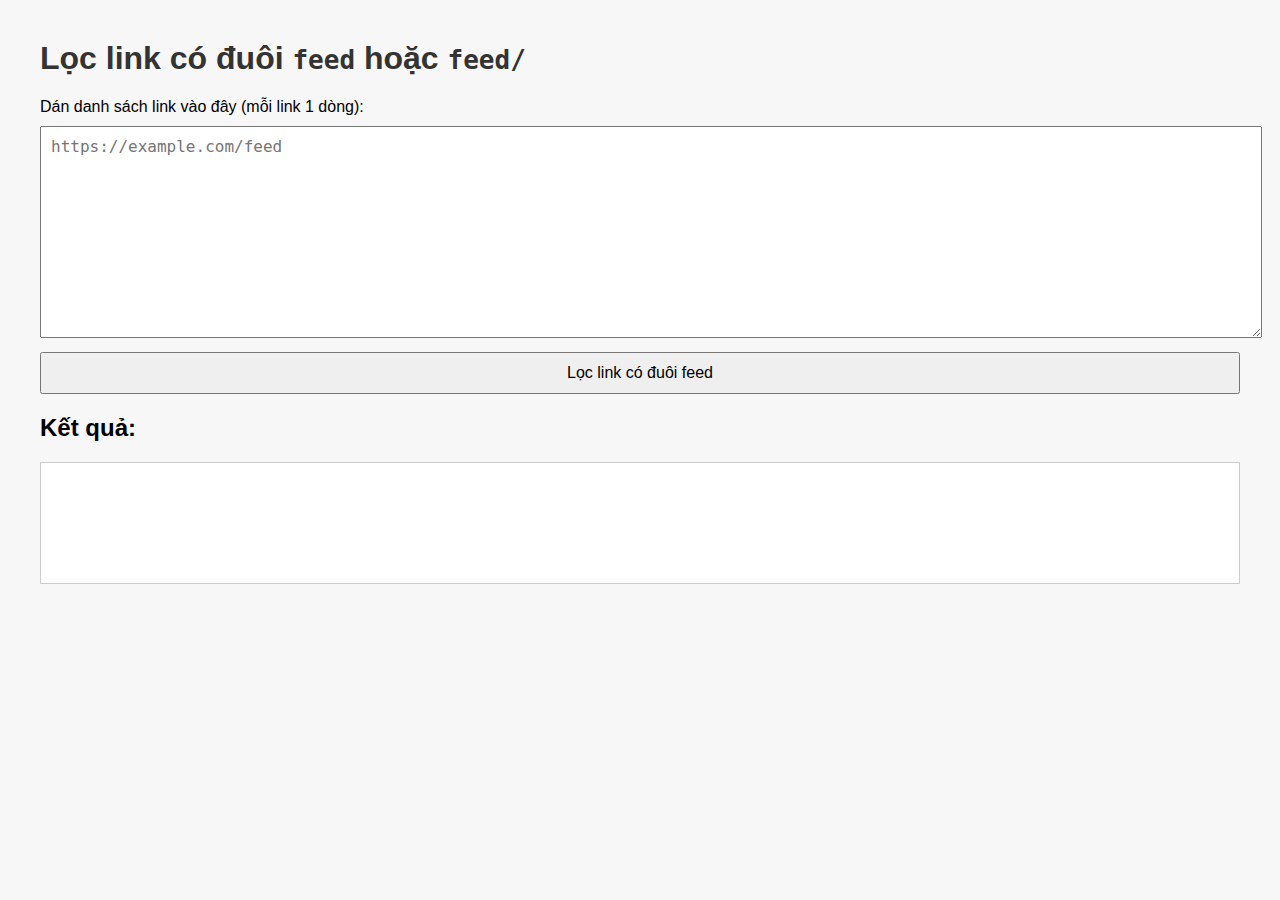
<file: loclinkfeed.html>
<!DOCTYPE html>
<html lang="vi">
  <head>
    <meta charset="UTF-8" />
    <title>Lọc Link Có Đuôi feed</title>
    <style>
      body {
        font-family: Arial, sans-serif;
        margin: 40px;
        background: #f7f7f7;
      }
      textarea,
      button {
        width: 100%;
        font-size: 16px;
        padding: 10px;
        margin-top: 10px;
      }
      #output {
        margin-top: 20px;
        background: #fff;
        padding: 10px;
        border: 1px solid #ccc;
        min-height: 100px;
        white-space: pre-wrap;
      }
      h1 {
        color: #333;
      }
    </style>
  </head>
  <body>
    <h1>Lọc link có đuôi <code>feed</code> hoặc <code>feed/</code></h1>

    <label for="input">Dán danh sách link vào đây (mỗi link 1 dòng):</label>
    <textarea
      id="input"
      rows="10"
      placeholder="https://example.com/feed"
    ></textarea>

    <button onclick="filterLinks()">Lọc link có đuôi feed</button>

    <h2>Kết quả:</h2>
    <div id="output"></div>

    <script>
      function filterLinks() {
        const input = document.getElementById("input").value;
        const lines = input.split("\n");
        const regex = /\/feed\/?$|^feed\/?$/i;

        const filtered = lines
          .map((line) => line.trim())
          .filter((link) => regex.test(link));

        document.getElementById("output").textContent =
          filtered.join("\n") || "Không có link nào phù hợp.";
      }
    </script>
  </body>
</html>
</file>
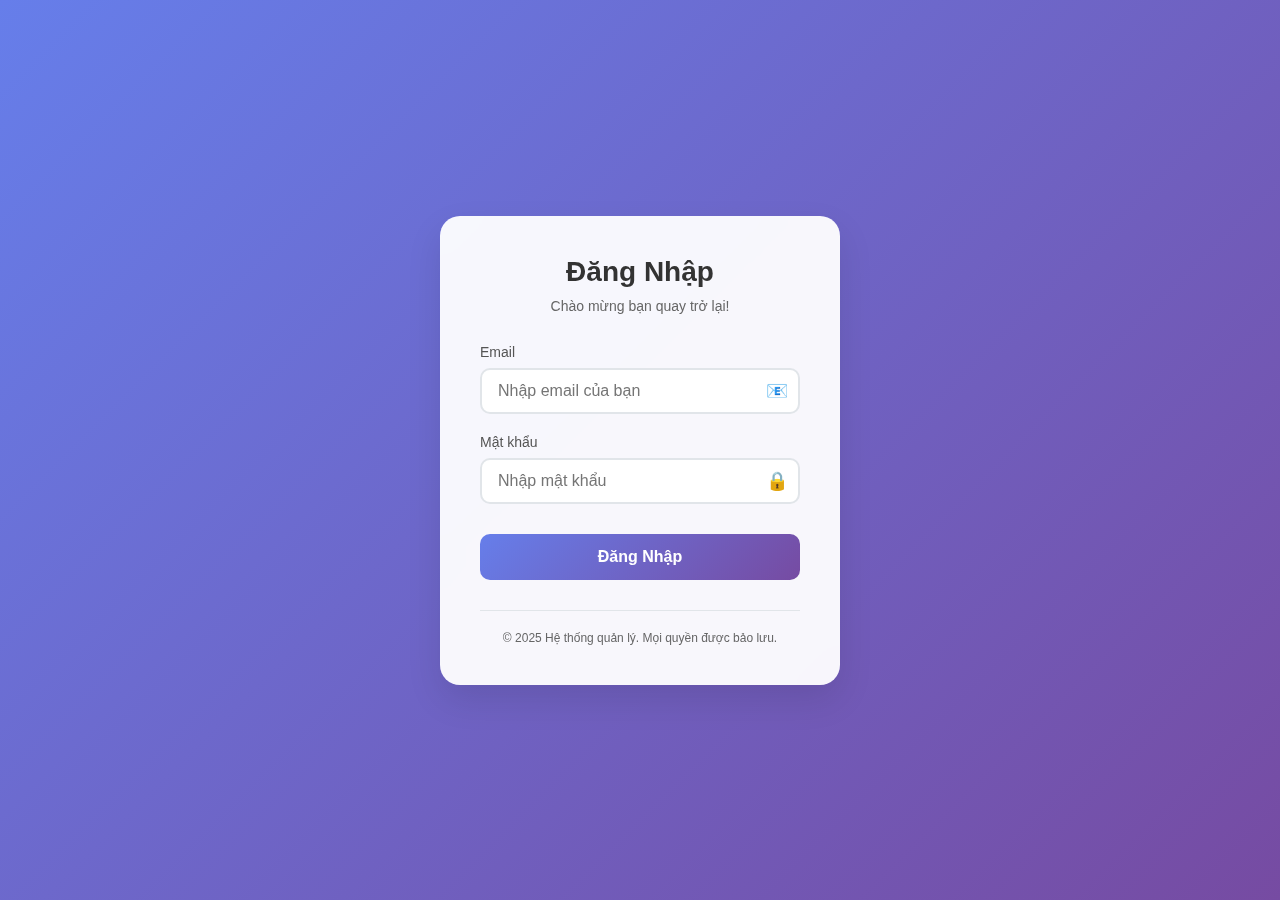
<file: login.html>
<!DOCTYPE html>
<html lang="vi">
  <head>
    <meta charset="UTF-8" />
    <meta name="viewport" content="width=device-width, initial-scale=1.0" />
    <title>Đăng Nhập</title>
    <style>
      * {
        margin: 0;
        padding: 0;
        box-sizing: border-box;
      }

      body {
        font-family: "Segoe UI", Tahoma, Geneva, Verdana, sans-serif;
        background: linear-gradient(135deg, #667eea 0%, #764ba2 100%);
        min-height: 100vh;
        display: flex;
        justify-content: center;
        align-items: center;
        padding: 20px;
      }

      .login-container {
        background: rgba(255, 255, 255, 0.95);
        backdrop-filter: blur(10px);
        border-radius: 20px;
        box-shadow: 0 15px 35px rgba(0, 0, 0, 0.1);
        padding: 40px;
        width: 100%;
        max-width: 400px;
        animation: slideIn 0.6s ease-out;
      }

      @keyframes slideIn {
        from {
          opacity: 0;
          transform: translateY(-30px);
        }
        to {
          opacity: 1;
          transform: translateY(0);
        }
      }

      .login-header {
        text-align: center;
        margin-bottom: 30px;
      }

      .login-header h2 {
        color: #333;
        font-size: 28px;
        font-weight: 600;
        margin-bottom: 10px;
      }

      .login-header p {
        color: #666;
        font-size: 14px;
      }

      .form-group {
        margin-bottom: 20px;
      }

      .form-group label {
        display: block;
        margin-bottom: 8px;
        color: #555;
        font-weight: 500;
        font-size: 14px;
      }

      .input-wrapper {
        position: relative;
      }

      .form-group input {
        width: 100%;
        padding: 12px 16px;
        border: 2px solid #e1e5e9;
        border-radius: 10px;
        font-size: 16px;
        transition: all 0.3s ease;
        background: #fff;
      }

      .form-group input:focus {
        outline: none;
        border-color: #667eea;
        box-shadow: 0 0 0 3px rgba(102, 126, 234, 0.1);
      }

      .form-group input:hover {
        border-color: #c1c9d4;
      }

      .login-btn {
        width: 100%;
        padding: 14px;
        background: linear-gradient(135deg, #667eea 0%, #764ba2 100%);
        color: white;
        border: none;
        border-radius: 10px;
        font-size: 16px;
        font-weight: 600;
        cursor: pointer;
        transition: all 0.3s ease;
        margin-top: 10px;
      }

      .login-btn:hover {
        transform: translateY(-2px);
        box-shadow: 0 10px 25px rgba(102, 126, 234, 0.3);
      }

      .login-btn:active {
        transform: translateY(0);
      }

      .login-btn:disabled {
        opacity: 0.6;
        cursor: not-allowed;
        transform: none;
      }

      .loading {
        position: relative;
        overflow: hidden;
      }

      .loading::after {
        content: "";
        position: absolute;
        top: 0;
        left: -100%;
        width: 100%;
        height: 100%;
        background: linear-gradient(
          90deg,
          transparent,
          rgba(255, 255, 255, 0.3),
          transparent
        );
        animation: loading 1.5s infinite;
      }

      @keyframes loading {
        0% {
          left: -100%;
        }
        100% {
          left: 100%;
        }
      }

      .error-message {
        color: #e74c3c;
        font-size: 14px;
        margin-top: 5px;
        display: none;
      }

      .success-message {
        color: #27ae60;
        font-size: 14px;
        margin-top: 5px;
        display: none;
      }

      .footer {
        text-align: center;
        margin-top: 30px;
        padding-top: 20px;
        border-top: 1px solid #e1e5e9;
      }

      .footer p {
        color: #666;
        font-size: 12px;
      }

      @media (max-width: 480px) {
        .login-container {
          padding: 30px 20px;
          margin: 10px;
        }

        .login-header h2 {
          font-size: 24px;
        }
      }

      /* Icons */
      .icon {
        position: absolute;
        right: 12px;
        top: 50%;
        transform: translateY(-50%);
        color: #999;
        font-size: 18px;
      }

      .input-wrapper {
        position: relative;
      }

      .form-group input {
        padding-right: 45px;
      }
    </style>
  </head>
  <body>
    <div class="login-container">
      <div class="login-header">
        <h2>Đăng Nhập</h2>
        <p>Chào mừng bạn quay trở lại!</p>
      </div>

      <form id="loginForm">
        <div class="form-group">
          <label for="loginEmail">Email</label>
          <div class="input-wrapper">
            <input
              type="email"
              id="loginEmail"
              placeholder="Nhập email của bạn"
              required
            />
            <span class="icon">📧</span>
          </div>
          <div class="error-message" id="emailError"></div>
        </div>

        <div class="form-group">
          <label for="loginPassword">Mật khẩu</label>
          <div class="input-wrapper">
            <input
              type="password"
              id="loginPassword"
              placeholder="Nhập mật khẩu"
              required
            />
            <span class="icon">🔒</span>
          </div>
          <div class="error-message" id="passwordError"></div>
        </div>

        <button type="submit" class="login-btn" id="loginBtn">Đăng Nhập</button>
      </form>

      <div class="footer">
        <p>© 2025 Hệ thống quản lý. Mọi quyền được bảo lưu.</p>
      </div>
    </div>

    <script>
      const loginForm = document.getElementById("loginForm");
      const loginBtn = document.getElementById("loginBtn");
      const emailInput = document.getElementById("loginEmail");
      const passwordInput = document.getElementById("loginPassword");
      const emailError = document.getElementById("emailError");
      const passwordError = document.getElementById("passwordError");

      // Validate email format
      function validateEmail(email) {
        const emailRegex = /^[^\s@]+@[^\s@]+\.[^\s@]+$/;
        return emailRegex.test(email);
      }

      // Show error message
      function showError(element, message) {
        element.textContent = message;
        element.style.display = "block";
        element.previousElementSibling.querySelector(
          "input"
        ).style.borderColor = "#e74c3c";
      }

      // Hide error message
      function hideError(element) {
        element.style.display = "none";
        element.previousElementSibling.querySelector(
          "input"
        ).style.borderColor = "#e1e5e9";
      }

      // Clear all errors
      function clearErrors() {
        hideError(emailError);
        hideError(passwordError);
      }

      // Show loading state
      function showLoading() {
        loginBtn.disabled = true;
        loginBtn.classList.add("loading");
        loginBtn.textContent = "Đang đăng nhập...";
      }

      // Hide loading state
      function hideLoading() {
        loginBtn.disabled = false;
        loginBtn.classList.remove("loading");
        loginBtn.textContent = "Đăng Nhập";
      }

      // Show custom alert
      function showAlert(message, type = "info") {
        const alertDiv = document.createElement("div");
        alertDiv.style.cssText = `
                position: fixed;
                top: 20px;
                right: 20px;
                padding: 15px 20px;
                border-radius: 10px;
                color: white;
                font-weight: 600;
                z-index: 1000;
                animation: slideInRight 0.3s ease-out;
                max-width: 300px;
            `;

        if (type === "success") {
          alertDiv.style.background =
            "linear-gradient(135deg, #27ae60, #2ecc71)";
        } else if (type === "error") {
          alertDiv.style.background =
            "linear-gradient(135deg, #e74c3c, #c0392b)";
        } else {
          alertDiv.style.background =
            "linear-gradient(135deg, #667eea, #764ba2)";
        }

        alertDiv.textContent = message;
        document.body.appendChild(alertDiv);

        // Add slide animation
        const style = document.createElement("style");
        style.textContent = `
                @keyframes slideInRight {
                    from {
                        opacity: 0;
                        transform: translateX(100%);
                    }
                    to {
                        opacity: 1;
                        transform: translateX(0);
                    }
                }
            `;
        document.head.appendChild(style);

        setTimeout(() => {
          alertDiv.remove();
          style.remove();
        }, 4000);
      }

      loginForm.addEventListener("submit", async function (e) {
        e.preventDefault();

        const email = emailInput.value.trim();
        const password = passwordInput.value;

        clearErrors();

        // Validation
        let hasError = false;

        if (!email) {
          showError(emailError, "Vui lòng nhập email");
          hasError = true;
        } else if (!validateEmail(email)) {
          showError(emailError, "Email không hợp lệ");
          hasError = true;
        }

        if (!password) {
          showError(passwordError, "Vui lòng nhập mật khẩu");
          hasError = true;
        } else if (password.length < 1) {
          showError(passwordError, "Mật khẩu phải có ít nhất 6 ký tự");
          hasError = true;
        }

        if (hasError) return;

        showLoading();

        const url =
          "https://script.google.com/macros/s/AKfycbzBvkQ75OAJVSw6mgrALcn5uUY0lCNf9uEDbA2GU3PgQRbmfTd0o6a5VmyCO0bKyLEA/exec";
        const params = `?action=login&email=${encodeURIComponent(
          email
        )}&password=${encodeURIComponent(password)}`;

        try {
          const response = await fetch(url + params);
          const result = await response.json();

          if (result.success && result.data) {
            showAlert(
              `✅ ${result.message}\nXin chào, ${result.data.name}`,
              "success"
            );
            setTimeout(() => {
              window.location.href = "index.html";
            }, 2000);
          } else {
            showAlert(`❌ ${result.message}`, "error");
          }
        } catch (error) {
          console.error("Lỗi khi gửi yêu cầu:", error);
          showAlert("⚠️ Không thể kết nối đến server.", "error");
        } finally {
          hideLoading();
        }
      });

      // Real-time validation
      emailInput.addEventListener("input", function () {
        if (emailError.style.display === "block") {
          if (this.value.trim() && validateEmail(this.value.trim())) {
            hideError(emailError);
          }
        }
      });

      passwordInput.addEventListener("input", function () {
        if (passwordError.style.display === "block") {
          if (this.value.length >= 6) {
            hideError(passwordError);
          }
        }
      });
    </script>
  </body>
</html>
</file>
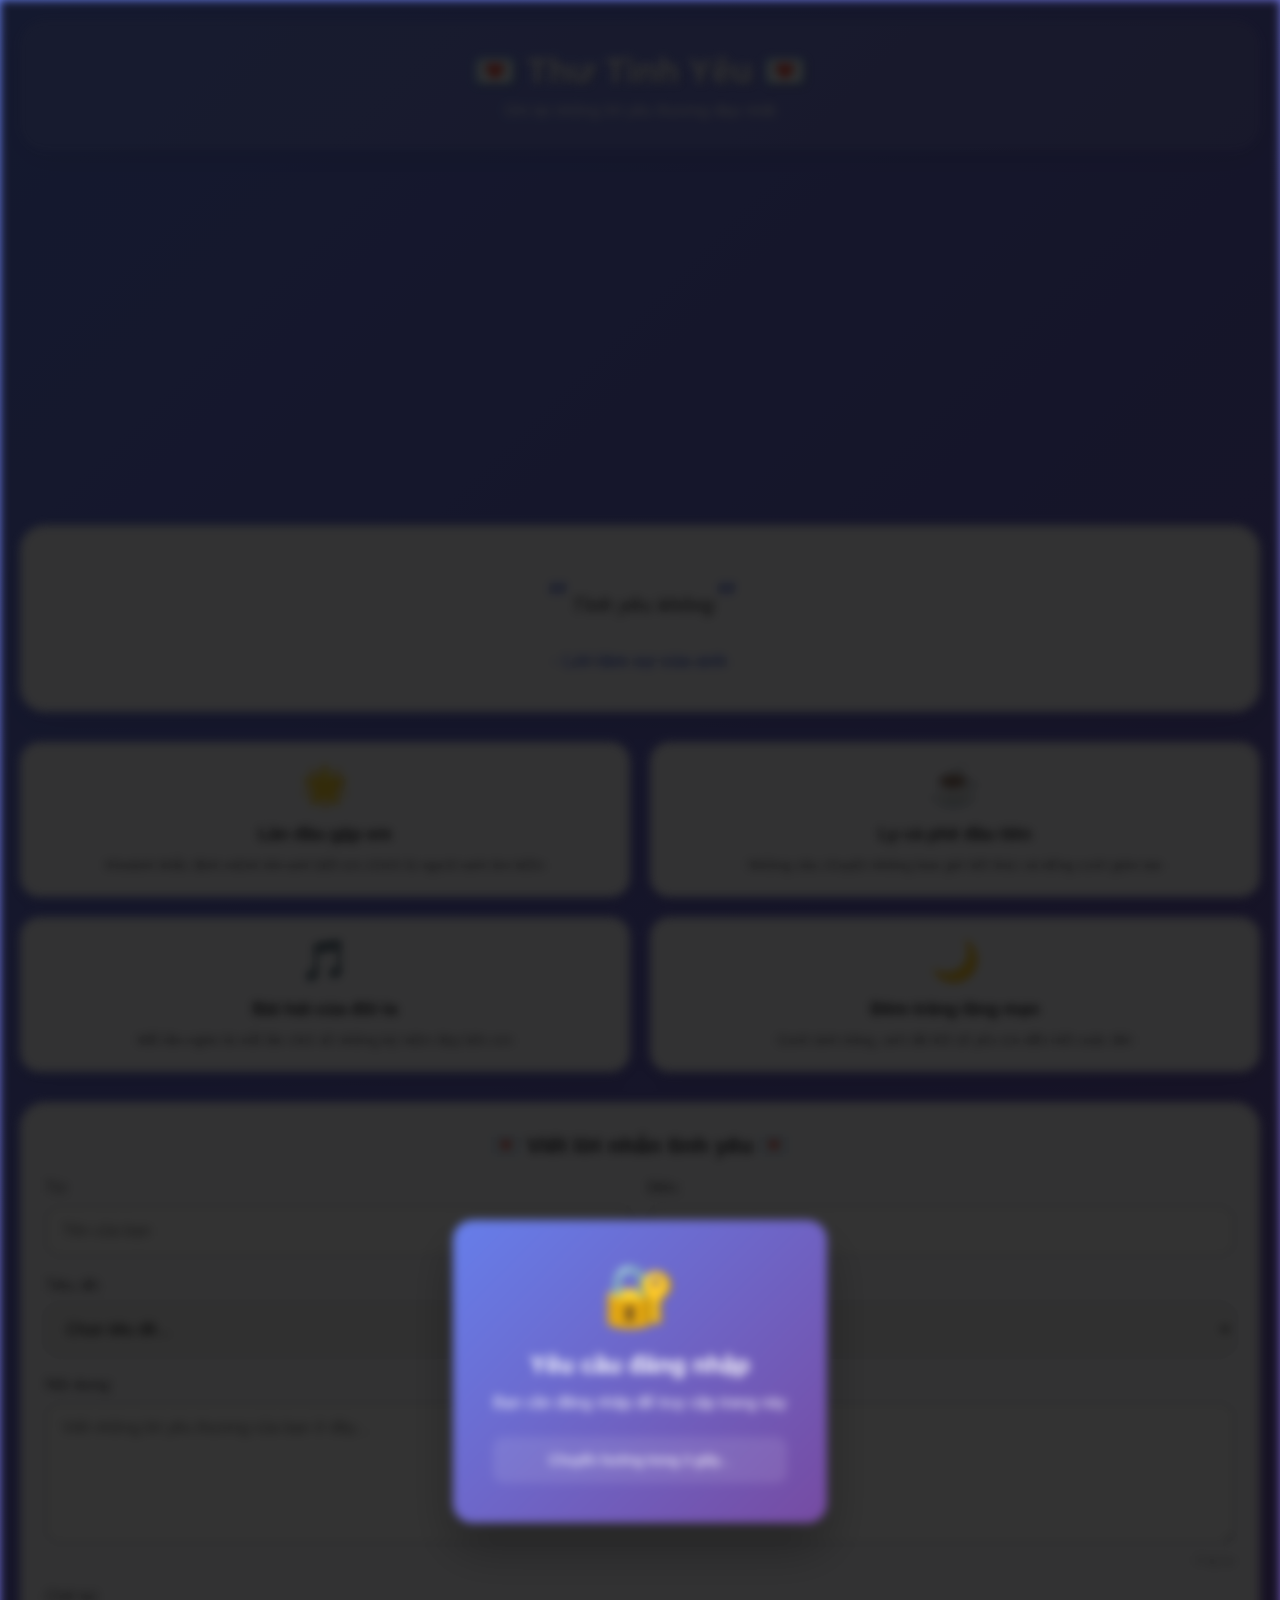
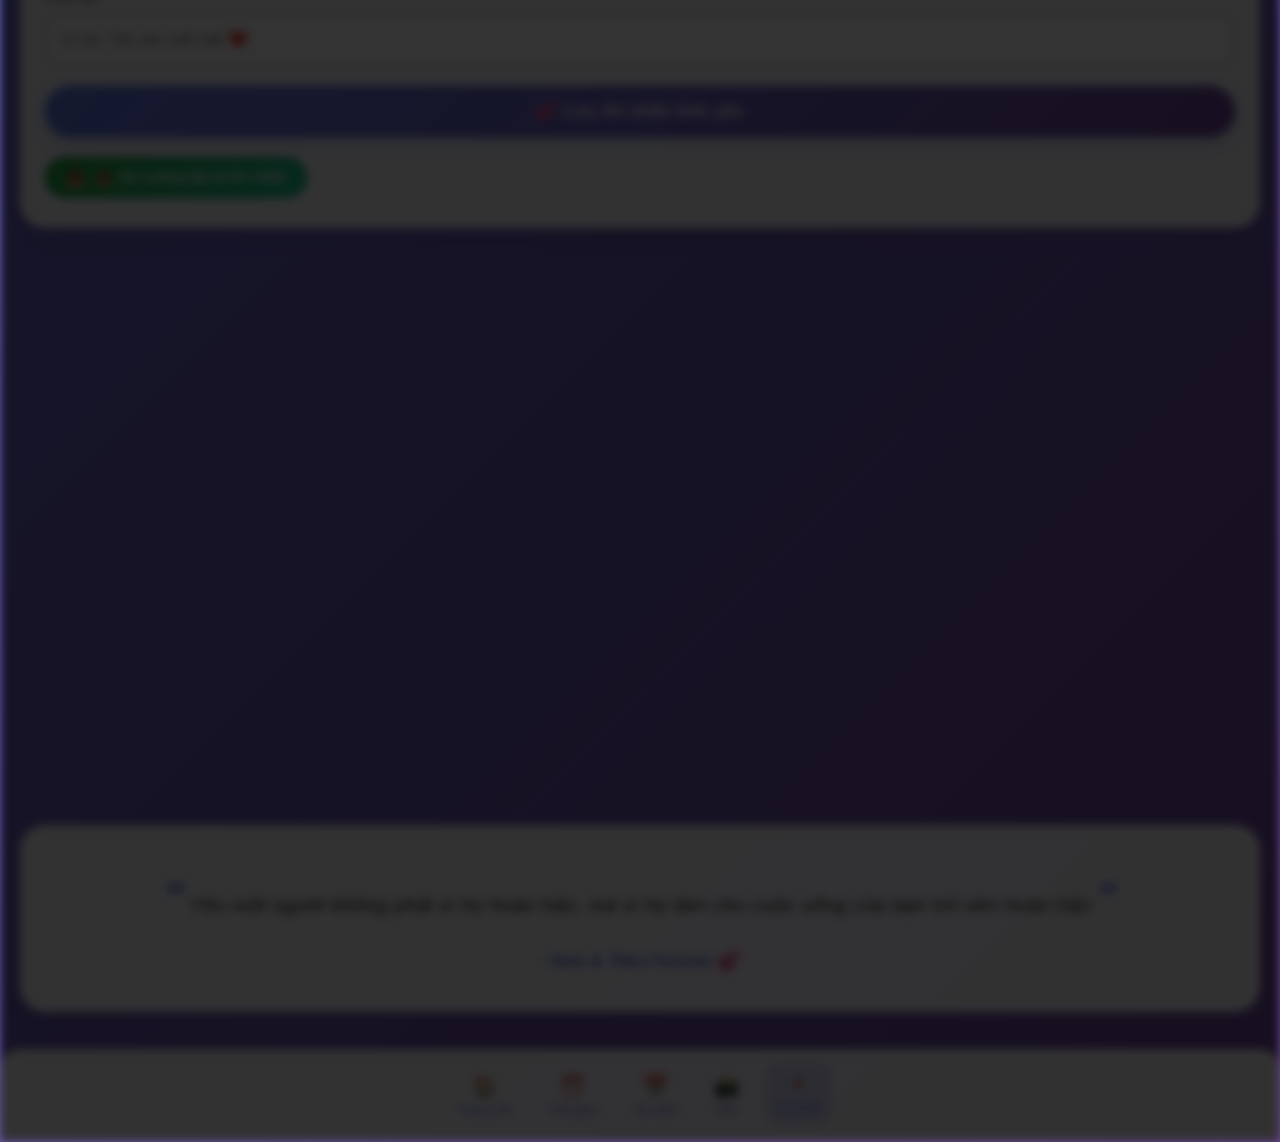
<file: message.html>
<!DOCTYPE html>
<html lang="vi">
  <head>
    <meta charset="UTF-8" />
    <meta name="viewport" content="width=device-width, initial-scale=1.0" />
    <title>Lời Nhắn Tình Yêu - Love Story</title>
    <!-- Load Authentication Script -->
    <script src="auth.js"></script>
    <style>
      * {
        margin: 0;
        padding: 0;
        box-sizing: border-box;
      }

      body {
        font-family: "Arial", sans-serif;
        background: linear-gradient(135deg, #667eea 0%, #764ba2 100%);
        min-height: 100vh;
        overflow-x: hidden;
      }

      /* Floating Hearts Animation */
      .floating-hearts {
        position: fixed;
        top: 0;
        left: 0;
        width: 100%;
        height: 100%;
        pointer-events: none;
        z-index: 1;
      }

      .heart {
        position: absolute;
        color: rgba(255, 182, 193, 0.6);
        font-size: 20px;
        animation: float 6s infinite ease-in-out;
      }

      @keyframes float {
        0% {
          transform: translateY(100vh) rotate(0deg);
          opacity: 0;
        }
        10% {
          opacity: 1;
        }
        90% {
          opacity: 1;
        }
        100% {
          transform: translateY(-100px) rotate(360deg);
          opacity: 0;
        }
      }

      /* Navigation */
      .nav-menu {
        position: fixed;
        bottom: 0;
        left: 0;
        right: 0;
        background: rgba(255, 255, 255, 0.95);
        backdrop-filter: blur(10px);
        border-radius: 20px 20px 0 0;
        box-shadow: 0 -5px 25px rgba(0, 0, 0, 0.1);
        z-index: 1000;
        padding: 15px 0;
      }

      .nav-links {
        display: flex;
        justify-content: space-around;
        align-items: center;
        list-style: none;
        max-width: 400px;
        margin: 0 auto;
      }

      .nav-links a {
        text-decoration: none;
        color: #667eea;
        font-size: 12px;
        display: flex;
        flex-direction: column;
        align-items: center;
        gap: 5px;
        padding: 10px;
        border-radius: 15px;
        transition: all 0.3s ease;
      }

      .nav-links a:before {
        content: "";
        font-size: 20px;
      }

      .nav-links a[href="index.html"]:before {
        content: "🏠";
      }
      .nav-links a[href="counter.html"]:before {
        content: "⏰";
      }
      .nav-links a[href="timeline.html"]:before {
        content: "📅";
      }
      .nav-links a[href="gallery.html"]:before {
        content: "📸";
      }
      .nav-links a[href="message.html"]:before {
        content: "💌";
      }

      .nav-links a:hover,
      .nav-links a.active {
        background: rgba(102, 126, 234, 0.2);
        transform: translateY(-2px);
      }

      /* Main Container */
      .container {
        padding: 20px;
        padding-bottom: 100px;
        max-width: 100%;
        margin: 0 auto;
      }

      /* Header */
      .header {
        text-align: center;
        margin-bottom: 30px;
        padding: 30px 20px;
        background: rgba(255, 255, 255, 0.1);
        border-radius: 25px;
        backdrop-filter: blur(10px);
        box-shadow: 0 8px 32px rgba(0, 0, 0, 0.1);
      }

      .header h1 {
        font-size: 2.2em;
        color: white;
        margin-bottom: 10px;
        text-shadow: 2px 2px 4px rgba(0, 0, 0, 0.3);
      }

      .header .subtitle {
        color: rgba(255, 255, 255, 0.9);
        font-size: 1em;
        font-weight: 300;
      }

      /* Love Letters */
      .love-letter {
        background: rgba(255, 255, 255, 0.95);
        border-radius: 25px;
        padding: 30px 25px;
        margin-bottom: 30px;
        box-shadow: 0 10px 40px rgba(0, 0, 0, 0.1);
        position: relative;
        overflow: hidden;
        opacity: 0;
        transform: translateY(30px);
        animation: slideInUp 0.6s ease forwards;
      }

      .love-letter:nth-child(2) {
        animation-delay: 0.1s;
      }
      .love-letter:nth-child(3) {
        animation-delay: 0.2s;
      }
      .love-letter:nth-child(4) {
        animation-delay: 0.3s;
      }
      .love-letter:nth-child(5) {
        animation-delay: 0.4s;
      }
      .love-letter:nth-child(6) {
        animation-delay: 0.5s;
      }

      @keyframes slideInUp {
        to {
          opacity: 1;
          transform: translateY(0);
        }
      }

      .love-letter::before {
        content: "";
        position: absolute;
        top: 0;
        left: 0;
        right: 0;
        height: 4px;
        background: linear-gradient(135deg, #667eea, #764ba2);
      }

      .letter-header {
        display: flex;
        align-items: center;
        gap: 15px;
        margin-bottom: 20px;
      }

      .letter-icon {
        font-size: 2.5em;
        min-width: 60px;
      }

      .letter-info h3 {
        color: #333;
        font-size: 1.3em;
        margin-bottom: 5px;
        font-weight: 600;
      }

      .letter-date {
        color: #667eea;
        font-size: 0.9em;
        font-weight: 500;
      }

      .letter-content {
        color: #555;
        line-height: 1.7;
        font-size: 1.05em;
        text-align: justify;
        margin-bottom: 20px;
      }

      .letter-signature {
        text-align: right;
        color: #667eea;
        font-style: italic;
        font-weight: 600;
        font-size: 1.1em;
      }

      /* Special Letters */
      .special-letter {
        background: linear-gradient(
          135deg,
          rgba(255, 182, 193, 0.9),
          rgba(255, 218, 185, 0.9)
        );
        border: 2px solid rgba(255, 182, 193, 0.5);
      }

      .special-letter::before {
        background: linear-gradient(135deg, #ff6b9d, #c44569);
      }

      /* Message Form */
      .message-form {
        background: rgba(255, 255, 255, 0.95);
        border-radius: 25px;
        padding: 30px 25px;
        margin-bottom: 30px;
        box-shadow: 0 10px 40px rgba(0, 0, 0, 0.1);
      }

      .form-title {
        color: #333;
        font-size: 1.4em;
        margin-bottom: 20px;
        text-align: center;
        font-weight: 600;
      }

      .form-group {
        margin-bottom: 20px;
      }

      .form-group label {
        display: block;
        color: #555;
        margin-bottom: 8px;
        font-weight: 500;
      }

      .form-group input,
      .form-group textarea,
      .form-group select {
        width: 100%;
        padding: 15px;
        border: 2px solid #e0e0e0;
        border-radius: 15px;
        font-size: 1em;
        transition: border-color 0.3s ease;
        font-family: inherit;
      }

      .form-group input:focus,
      .form-group textarea:focus,
      .form-group select:focus {
        outline: none;
        border-color: #667eea;
        box-shadow: 0 0 0 3px rgba(102, 126, 234, 0.1);
      }

      .form-group textarea {
        resize: vertical;
        min-height: 120px;
      }

      .form-row {
        display: grid;
        grid-template-columns: 1fr 1fr;
        gap: 15px;
      }

      .submit-btn {
        background: linear-gradient(135deg, #667eea, #764ba2);
        color: white;
        border: none;
        padding: 15px 30px;
        border-radius: 25px;
        font-size: 1.1em;
        font-weight: 600;
        cursor: pointer;
        transition: all 0.3s ease;
        width: 100%;
        box-shadow: 0 5px 15px rgba(102, 126, 234, 0.3);
        position: relative;
      }

      .submit-btn:hover:not(:disabled) {
        transform: translateY(-2px);
        box-shadow: 0 8px 25px rgba(102, 126, 234, 0.4);
      }

      .submit-btn:disabled {
        opacity: 0.6;
        cursor: not-allowed;
      }

      .loading {
        display: none;
        position: absolute;
        top: 50%;
        left: 50%;
        transform: translate(-50%, -50%);
      }

      .loading.active {
        display: block;
      }

      .loading::after {
        content: "";
        width: 20px;
        height: 20px;
        border: 2px solid transparent;
        border-top: 2px solid white;
        border-radius: 50%;
        animation: spin 1s linear infinite;
      }

      @keyframes spin {
        to {
          transform: rotate(360deg);
        }
      }

      /* Success/Error Messages */
      .message-status {
        padding: 15px;
        border-radius: 15px;
        margin-bottom: 20px;
        text-align: center;
        font-weight: 600;
        display: none;
      }

      .message-status.success {
        background: linear-gradient(135deg, #4caf50, #45a049);
        color: white;
      }

      .message-status.error {
        background: linear-gradient(135deg, #f44336, #da190b);
        color: white;
      }

      /* Quote Section */
      .quote-section {
        background: rgba(255, 255, 255, 0.95);
        border-radius: 25px;
        padding: 40px 25px;
        margin-bottom: 30px;
        box-shadow: 0 10px 40px rgba(0, 0, 0, 0.1);
        text-align: center;
      }

      .quote-text {
        color: #333;
        font-size: 1.3em;
        line-height: 1.6;
        font-style: italic;
        margin-bottom: 20px;
        position: relative;
      }

      .quote-text::before,
      .quote-text::after {
        content: '"';
        font-size: 2em;
        color: #667eea;
        font-weight: bold;
      }

      .quote-author {
        color: #667eea;
        font-size: 1.1em;
        font-weight: 600;
      }

      /* Memories Grid */
      .memories-grid {
        display: grid;
        grid-template-columns: 1fr 1fr;
        gap: 20px;
        margin-bottom: 30px;
      }

      .memory-card {
        background: rgba(255, 255, 255, 0.95);
        border-radius: 20px;
        padding: 20px;
        text-align: center;
        box-shadow: 0 8px 25px rgba(0, 0, 0, 0.1);
        transition: transform 0.3s ease;
      }

      .memory-card:hover {
        transform: translateY(-5px);
      }

      .memory-icon {
        font-size: 2.5em;
        margin-bottom: 15px;
      }

      .memory-title {
        color: #333;
        font-size: 1.1em;
        font-weight: 600;
        margin-bottom: 10px;
      }

      .memory-text {
        color: #666;
        font-size: 0.9em;
        line-height: 1.5;
      }

      .char-counter {
        text-align: right;
        font-size: 0.8em;
        color: #999;
        margin-top: 5px;
      }

      /* Download Button */
      .download-btn {
        background: linear-gradient(135deg, #28a745, #20c997);
        color: white;
        border: none;
        padding: 10px 20px;
        border-radius: 20px;
        font-size: 0.9em;
        font-weight: 600;
        cursor: pointer;
        transition: all 0.3s ease;
        margin-top: 20px;
        display: inline-flex;
        align-items: center;
        gap: 8px;
      }

      .download-btn:hover {
        transform: translateY(-2px);
        box-shadow: 0 5px 15px rgba(40, 167, 69, 0.3);
      }

      .download-btn:before {
        content: "📥";
        font-size: 1.2em;
      }

      @media (max-width: 768px) {
        .letter-header {
          flex-direction: column;
          text-align: center;
        }

        .memories-grid {
          grid-template-columns: 1fr;
        }

        .form-row {
          grid-template-columns: 1fr;
        }
      }

      @media (max-width: 480px) {
        .letter-content {
          font-size: 1em;
        }

        .quote-text {
          font-size: 1.1em;
        }
      }
    </style>
  </head>
  <body>
    <div class="floating-hearts" id="heartsContainer"></div>

    <!-- Navigation Menu -->
    <nav class="nav-menu">
      <ul class="nav-links">
        <li><a href="index.html">Trang chủ</a></li>
        <li><a href="counter.html">Thời gian</a></li>
        <li><a href="timeline.html">Kỷ niệm</a></li>
        <li><a href="gallery.html">Ảnh</a></li>
        <li><a href="message.html" class="active">Lời nhắn</a></li>
      </ul>
    </nav>

    <div class="container">
      <header class="header">
        <h1>💌 Thư Tình Yêu 💌</h1>
        <p class="subtitle">Ghi lại những lời yêu thương đẹp nhất</p>
      </header>

      <!-- Main Love Letter -->
      <div class="love-letter special-letter">
        <div class="letter-header">
          <div class="letter-icon">💕</div>
          <div class="letter-info">
            <h3>Gửi em - người anh yêu nhất</h3>
            <div class="letter-date">Mãi mãi và bất tận</div>
          </div>
        </div>
        <div class="letter-content">
          Em yêu, từ ngày đầu tiên anh gặp em, cuộc đời anh đã hoàn toàn thay
          đổi. Em như một tia nắng ấm áp chiếu sáng những ngày tối tăm của anh.
          Nụ cười của em có ma lực khiến anh quên đi mọi buồn phiền, ánh mắt em
          như chứa đựng cả vũ trụ sao trời. Anh không phải là người giỏi lời nói
          hay viết lách, nhưng với em, anh muốn thể hiện tất cả tình yêu trong
          trái tim mình. Em là niềm hạnh phúc lớn nhất của anh, là động lực để
          anh cố gắng trở thành phiên bản tốt nhất của chính mình. Cảm ơn em đã
          đến bên anh, đã yêu anh và đã cho anh cơ hội được yêu một người tuyệt
          vời như em. Anh hứa sẽ luôn trân trọng tình yêu này và bảo vệ em bằng
          cả trái tim mình.
        </div>
        <div class="letter-signature">Yêu em mãi mãi - Sơn ❤️</div>
      </div>

      <!-- Quote Section -->
      <div class="quote-section">
        <div class="quote-text">
          Tình yêu không phải là nhìn vào mắt nhau, mà là cùng nhau nhìn về một
          hướng. Em là người đồng hành tuyệt vời nhất trong cuộc hành trình này.
        </div>
        <div class="quote-author">- Lời tâm sự của anh</div>
      </div>

      <!-- Memories Grid -->
      <div class="memories-grid">
        <div class="memory-card">
          <div class="memory-icon">🌟</div>
          <div class="memory-title">Lần đầu gặp em</div>
          <div class="memory-text">
            Khoảnh khắc định mệnh khi anh biết em chính là người anh tìm kiếm
          </div>
        </div>
        <div class="memory-card">
          <div class="memory-icon">☕</div>
          <div class="memory-title">Ly cà phê đầu tiên</div>
          <div class="memory-text">
            Những câu chuyện không bao giờ kết thúc và tiếng cười giòn tan
          </div>
        </div>
        <div class="memory-card">
          <div class="memory-icon">🎵</div>
          <div class="memory-title">Bài hát của đôi ta</div>
          <div class="memory-text">
            Mỗi lần nghe là mỗi lần nhớ về những kỷ niệm đẹp bên em
          </div>
        </div>
        <div class="memory-card">
          <div class="memory-icon">🌙</div>
          <div class="memory-title">Đêm trăng lãng mạn</div>
          <div class="memory-text">
            Dưới ánh trăng, anh đã thề sẽ yêu em đến hết cuộc đời
          </div>
        </div>
      </div>

      <!-- Message Form -->
      <div class="message-form">
        <h3 class="form-title">💌 Viết lời nhắn tình yêu 💌</h3>

        <div class="message-status" id="messageStatus"></div>

        <form id="messageForm">
          <div class="form-row">
            <div class="form-group">
              <label for="senderName">Từ:</label>
              <input
                type="text"
                id="senderName"
                name="from"
                placeholder="Tên của bạn"
                required
              />
            </div>
            <div class="form-group">
              <label for="recipientName">Đến:</label>
              <input
                type="text"
                id="recipientName"
                name="to"
                placeholder="Tên người nhận"
                required
              />
            </div>
          </div>

          <div class="form-group">
            <label for="messageSubject">Tiêu đề:</label>
            <select id="messageSubject" name="subject" required>
              <option value="">Chọn tiêu đề...</option>
              <option value="💕 Anh yêu em">💕 Anh yêu em</option>
              <option value="🌹 Nhớ em">🌹 Nhớ em</option>
              <option value="💖 Tin nhắn tình yêu">💖 Tin nhắn tình yêu</option>
              <option value="🌟 Em là ánh sao của anh">
                🌟 Em là ánh sao của anh
              </option>
              <option value="☀️ Chào buổi sáng yêu thương">
                ☀️ Chào buổi sáng yêu thương
              </option>
              <option value="🌙 Chúc ngủ ngon">🌙 Chúc ngủ ngon</option>
              <option value="custom">Tự viết tiêu đề...</option>
            </select>
          </div>

          <div class="form-group" id="customSubjectGroup" style="display: none">
            <label for="customSubject">Tiêu đề tùy chỉnh:</label>
            <input
              type="text"
              id="customSubject"
              name="customSubject"
              placeholder="Viết tiêu đề của bạn..."
            />
          </div>

          <div class="form-group">
            <label for="messageContent">Nội dung:</label>
            <textarea
              id="messageContent"
              name="message"
              placeholder="Viết những lời yêu thương của bạn ở đây..."
              rows="6"
              required
            ></textarea>
            <div class="char-counter" id="messageCounter">0 ký tự</div>
          </div>

          <div class="form-group">
            <label for="messageSignature">Chữ ký:</label>
            <input
              type="text"
              id="messageSignature"
              name="signature"
              placeholder="Ví dụ: Yêu em mãi mãi ❤️"
            />
          </div>

          <button type="submit" class="submit-btn">
            <span class="btn-text">💕 Lưu lời nhắn tình yêu</span>
            <div class="loading"></div>
          </button>
        </form>

        <button class="download-btn" onclick="downloadAllMessages()">
          Tải xuống tất cả tin nhắn
        </button>
      </div>

      <!-- Additional Love Letters -->
      <div class="love-letter">
        <div class="letter-header">
          <div class="letter-icon">🌹</div>
          <div class="letter-info">
            <h3>Mỗi ngày bên em</h3>
            <div class="letter-date">Hàng ngày</div>
          </div>
        </div>
        <div class="letter-content">
          Mỗi sáng thức dậy, điều đầu tiên anh nghĩ đến là em. Em có khỏe không?
          Em đã ăn sáng chưa? Em có cần anh ở bên không? Những câu hỏi đơn giản
          nhưng chứa đựng tất cả tình yêu anh dành cho em. Anh yêu cách em cười
          khi vui, yêu cách em nghiêng đầu khi suy nghĩ, yêu cách em nắm tay anh
          thật chặt. Những chi tiết nhỏ bé này làm nên một tình yêu to lớn trong
          tim anh.
        </div>
        <div class="letter-signature">Người yêu em từng giây phút 💝</div>
      </div>

      <div class="love-letter">
        <div class="letter-header">
          <div class="letter-icon">🌈</div>
          <div class="letter-info">
            <h3>Ước mơ về tương lai</h3>
            <div class="letter-date">Ngày mai và mãi về sau</div>
          </div>
        </div>
        <div class="letter-content">
          Anh mơ về một ngôi nhà nhỏ với em, nơi chúng ta có thể cùng nhau nấu
          ăn, cùng nhau xem phim, cùng nhau chăm sóc khu vườn nhỏ. Anh mơ về
          những đứa con sẽ có đôi mắt giống em và nụ cười giống anh. Anh mơ về
          những chuyến du lịch xa với em, khám phá những vùng đất mới, tạo ra
          những kỷ niệm đẹp. Và quan trọng nhất, anh mơ về việc già đi bên em,
          nhìn lại cuộc đời và thấy hạnh phúc vì đã có em.
        </div>
        <div class="letter-signature">Người cùng em xây giấc mơ 🏠</div>
      </div>

      <div class="quote-section">
        <div class="quote-text">
          Yêu một người không phải vì họ hoàn hảo, mà vì họ làm cho cuộc sống
          của bạn trở nên hoàn hảo
        </div>
        <div class="quote-author">- Sơn & Tiên Forever 💕</div>
      </div>
    </div>

    <script>
      // Floating Hearts Animation
      function createHeart() {
        const heart = document.createElement("div");
        heart.className = "heart";
        heart.innerHTML = "💕";
        heart.style.left = Math.random() * 100 + "%";
        heart.style.animationDelay = Math.random() * 3 + "s";
        heart.style.animationDuration = Math.random() * 3 + 3 + "s";
        document.getElementById("heartsContainer").appendChild(heart);

        setTimeout(() => {
          heart.remove();
        }, 6000);
      }

      setInterval(createHeart, 1500);

      // Character counter
      function setupCharCounter() {
        const textarea = document.getElementById("messageContent");
        const counter = document.getElementById("messageCounter");

        textarea.addEventListener("input", function () {
          const length = this.value.length;
          counter.textContent = `${length} ký tự`;

          if (length > 500) {
            counter.style.color = "#ff6b6b";
          } else {
            counter.style.color = "#999";
          }
        });
      }

      setupCharCounter();

      // Handle custom subject
      document
        .getElementById("messageSubject")
        .addEventListener("change", function () {
          const customGroup = document.getElementById("customSubjectGroup");
          if (this.value === "custom") {
            customGroup.style.display = "block";
            document.getElementById("customSubject").required = true;
          } else {
            customGroup.style.display = "none";
            document.getElementById("customSubject").required = false;
          }
        });

      // Show status message
      function showStatus(message, type) {
        const statusDiv = document.getElementById("messageStatus");
        statusDiv.textContent = message;
        statusDiv.className = `message-status ${type}`;
        statusDiv.style.display = "block";

        setTimeout(() => {
          statusDiv.style.display = "none";
        }, 5000);
      }

      // Save message to localStorage and download
      function saveMessage(messageData) {
        // Get existing messages
        let messages = JSON.parse(localStorage.getItem("loveMessages") || "[]");

        // Add new message
        messages.push(messageData);

        // Save to localStorage
        localStorage.setItem("loveMessages", JSON.stringify(messages));

        // Create file content
        const fileContent = formatMessageForFile(messageData);

        // Download individual message
        downloadTextFile(fileContent, `tin-nhan-${Date.now()}.txt`);

        return messages;
      }

      // Format message for file
      function formatMessageForFile(data) {
        const separator = "─".repeat(50);
        return `${separator}
💌 THƯ TÌNH YÊU 💌
${separator}

Từ: ${data.from}
Đến: ${data.to}
Tiêu đề: ${data.subject}
Ngày: ${data.date}

${separator}
NỘI DUNG:
${separator}

${data.message}

${separator}
${data.signature}
${separator}

Được tạo từ Love Story Website
${new Date().toLocaleString("vi-VN")}
`;
      }

      // Download text file
      function downloadTextFile(content, filename) {
        const blob = new Blob([content], { type: "text/plain;charset=utf-8" });
        const url = window.URL.createObjectURL(blob);
        const a = document.createElement("a");
        a.href = url;
        a.download = filename;
        document.body.appendChild(a);
        a.click();
        document.body.removeChild(a);
        window.URL.revokeObjectURL(url);
      }

      // Download all messages
      function downloadAllMessages() {
        const messages = JSON.parse(
          localStorage.getItem("loveMessages") || "[]"
        );

        if (messages.length === 0) {
          showStatus("❌ Chưa có tin nhắn nào để tải xuống!", "error");
          return;
        }

        let allContent = `${"═".repeat(60)}
💕 TẤT CẢ TIN NHẮN TÌNH YÊU 💕
${"═".repeat(60)}

Tổng số tin nhắn: ${messages.length}
Ngày tạo file: ${new Date().toLocaleString("vi-VN")}

`;

        messages.forEach((msg, index) => {
          allContent += `
${"─".repeat(50)}
TIN NHẮN ${index + 1}
${"─".repeat(50)}

Từ: ${msg.from}
Đến: ${msg.to}
Tiêu đề: ${msg.subject}
Ngày: ${msg.date}

${msg.message}

${msg.signature}

`;
        });

        allContent += `${"═".repeat(60)}
Được tạo từ Love Story Website
${new Date().toLocaleString("vi-VN")}
${"═".repeat(60)}`;

        downloadTextFile(allContent, "tat-ca-tin-nhan-tinh-yeu.txt");
        showStatus("📥 Đã tải xuống tất cả tin nhắn thành công!", "success");
      }

      // Create sparkle effect
      function createSparkleEffect(element) {
        for (let i = 0; i < 8; i++) {
          setTimeout(() => {
            const sparkle = document.createElement("div");
            sparkle.innerHTML = "✨";
            sparkle.style.position = "fixed";
            sparkle.style.left =
              element.getBoundingClientRect().left +
              Math.random() * element.offsetWidth +
              "px";
            sparkle.style.top =
              element.getBoundingClientRect().top +
              Math.random() * element.offsetHeight +
              "px";
            sparkle.style.pointerEvents = "none";
            sparkle.style.fontSize = "20px";
            sparkle.style.zIndex = "9999";
            sparkle.style.animation = "sparkleFloat 2s ease-out forwards";

            document.body.appendChild(sparkle);

            setTimeout(() => {
              if (sparkle.parentNode) {
                sparkle.parentNode.removeChild(sparkle);
              }
            }, 2000);
          }, i * 100);
        }
      }

      // Add sparkle animation CSS
      const sparkleStyle = document.createElement("style");
      sparkleStyle.textContent = `
            @keyframes sparkleFloat {
                0% {
                    opacity: 1;
                    transform: translateY(0) scale(1);
                }
                100% {
                    opacity: 0;
                    transform: translateY(-100px) scale(0.5);
                }
            }
        `;
      document.head.appendChild(sparkleStyle);

      // Create new love letter on page
      function createNewLoveLetter(data) {
        const letterElement = document.createElement("div");
        letterElement.className = "love-letter";
        letterElement.style.opacity = "0";
        letterElement.style.transform = "translateY(30px)";
        letterElement.innerHTML = `
                <div class="letter-header">
                    <div class="letter-icon">💌</div>
                    <div class="letter-info">
                        <h3>${data.subject}</h3>
                        <div class="letter-date">Vừa viết - ${data.date}</div>
                    </div>
                </div>
                <div class="letter-content">
                    ${data.message.replace(/\n/g, "<br>")}
                </div>
                <div class="letter-signature">${data.signature}</div>
            `;

        // Insert before the form
        const form = document.querySelector(".message-form");
        form.parentNode.insertBefore(letterElement, form);

        // Animate in
        setTimeout(() => {
          letterElement.style.transition =
            "opacity 0.6s ease, transform 0.6s ease";
          letterElement.style.opacity = "1";
          letterElement.style.transform = "translateY(0)";
        }, 100);

        // Scroll to new letter
        setTimeout(() => {
          letterElement.scrollIntoView({ behavior: "smooth", block: "center" });
        }, 300);
      }

      // Form submission handler
      document
        .getElementById("messageForm")
        .addEventListener("submit", function (e) {
          e.preventDefault();

          const submitBtn = this.querySelector(".submit-btn");
          const btnText = submitBtn.querySelector(".btn-text");
          const loading = submitBtn.querySelector(".loading");

          // Show loading state
          submitBtn.disabled = true;
          btnText.style.opacity = "0";
          loading.classList.add("active");

          const formData = new FormData(this);

          // Get subject (handle custom subject)
          let subject = formData.get("subject");
          if (subject === "custom") {
            subject = formData.get("customSubject");
          }

          const messageData = {
            from: formData.get("from"),
            to: formData.get("to"),
            subject: subject,
            message: formData.get("message"),
            signature:
              formData.get("signature") ||
              `Với tình yêu - ${formData.get("from")} ❤️`,
            date: new Date().toLocaleString("vi-VN"),
            timestamp: Date.now(),
          };

          // Simulate processing time
          setTimeout(() => {
            try {
              // Save message
              const allMessages = saveMessage(messageData);

              // Hide loading state
              submitBtn.disabled = false;
              btnText.style.opacity = "1";
              loading.classList.remove("active");

              // Show success message
              showStatus(
                "💕 Tin nhắn đã được lưu và tải xuống thành công! 💕",
                "success"
              );

              // Add sparkle effect
              createSparkleEffect(submitBtn);

              // Create new love letter on page
              createNewLoveLetter(messageData);

              // Reset form
              this.reset();
              document.getElementById("messageCounter").textContent = "0 ký tự";
              document.getElementById("customSubjectGroup").style.display =
                "none";
            } catch (error) {
              console.error("Error saving message:", error);

              // Hide loading state
              submitBtn.disabled = false;
              btnText.style.opacity = "1";
              loading.classList.remove("active");

              showStatus(
                "❌ Có lỗi xảy ra khi lưu tin nhắn. Vui lòng thử lại.",
                "error"
              );
            }
          }, 1500); // 1.5 second delay for effect
        });

      // Typing effect for quotes
      function typeEffect(element, text, speed = 50) {
        let i = 0;
        element.textContent = "";
        const timer = setInterval(() => {
          if (i < text.length) {
            element.textContent += text.charAt(i);
            i++;
          } else {
            clearInterval(timer);
          }
        }, speed);
      }

      // Apply typing effect to quotes when they come into view
      const observer = new IntersectionObserver((entries) => {
        entries.forEach((entry) => {
          if (entry.isIntersecting && !entry.target.dataset.typed) {
            const quoteText = entry.target.querySelector(".quote-text");
            if (quoteText) {
              const originalText = quoteText.textContent;
              typeEffect(quoteText, originalText, 30);
              entry.target.dataset.typed = "true";
            }
          }
        });
      });

      document.querySelectorAll(".quote-section").forEach((section) => {
        observer.observe(section);
      });

      // Add sparkles to special letters periodically
      setInterval(() => {
        const specialLetters = document.querySelectorAll(".special-letter");
        specialLetters.forEach((letter) => {
          if (Math.random() < 0.3) {
            // 30% chance
            addSparkles(letter);
          }
        });
      }, 3000);

      function addSparkles(element) {
        const sparkle = document.createElement("div");
        sparkle.innerHTML = "✨";
        sparkle.style.position = "absolute";
        sparkle.style.left = Math.random() * 100 + "%";
        sparkle.style.top = Math.random() * 100 + "%";
        sparkle.style.pointerEvents = "none";
        sparkle.style.fontSize = "20px";
        sparkle.style.opacity = "0";
        sparkle.style.transition = "opacity 0.5s ease";

        element.style.position = "relative";
        element.appendChild(sparkle);

        setTimeout(() => {
          sparkle.style.opacity = "1";
        }, 100);

        setTimeout(() => {
          sparkle.style.opacity = "0";
          setTimeout(() => {
            if (sparkle.parentNode) {
              sparkle.parentNode.removeChild(sparkle);
            }
          }, 500);
        }, 2000);
      }

      // Memory card hover effects
      document.querySelectorAll(".memory-card").forEach((card) => {
        card.addEventListener("mouseenter", function () {
          this.style.transform = "translateY(-10px) scale(1.05)";
        });

        card.addEventListener("mouseleave", function () {
          this.style.transform = "translateY(0) scale(1)";
        });
      });

      // Auto-save drafts
      function saveDraft() {
        const formData = new FormData(document.getElementById("messageForm"));
        const draft = {};

        for (let [key, value] of formData.entries()) {
          draft[key] = value;
        }

        localStorage.setItem("messageDraft", JSON.stringify(draft));
      }

      function loadDraft() {
        const draft = localStorage.getItem("messageDraft");
        if (draft) {
          const data = JSON.parse(draft);
          const form = document.getElementById("messageForm");

          Object.keys(data).forEach((key) => {
            const input = form.querySelector(`[name="${key}"]`);
            if (input && data[key]) {
              input.value = data[key];

              // Handle custom subject
              if (key === "subject" && data[key] === "custom") {
                document.getElementById("customSubjectGroup").style.display =
                  "block";
                document.getElementById("customSubject").required = true;
              }

              // Update character counter
              if (key === "message") {
                document.getElementById(
                  "messageCounter"
                ).textContent = `${data[key].length} ký tự`;
              }
            }
          });
        }
      }

      // Load draft on page load
      document.addEventListener("DOMContentLoaded", function () {
        loadDraft();
      });

      // Save draft periodically
      setInterval(saveDraft, 30000); // Save every 30 seconds

      // Clear draft when form is submitted successfully
      document
        .getElementById("messageForm")
        .addEventListener("submit", function () {
          setTimeout(() => {
            localStorage.removeItem("messageDraft");
          }, 2000);
        });

      // Display message count
      function updateMessageCount() {
        const messages = JSON.parse(
          localStorage.getItem("loveMessages") || "[]"
        );
        const downloadBtn = document.querySelector(".download-btn");

        if (messages.length > 0) {
          downloadBtn.innerHTML = `📥 Tải xuống tất cả tin nhắn (${messages.length})`;
        } else {
          downloadBtn.innerHTML = `📥 Tải xuống tất cả tin nhắn`;
        }
      }

      // Update message count on page load
      document.addEventListener("DOMContentLoaded", updateMessageCount);
    </script>
  </body>
</html>
</file>
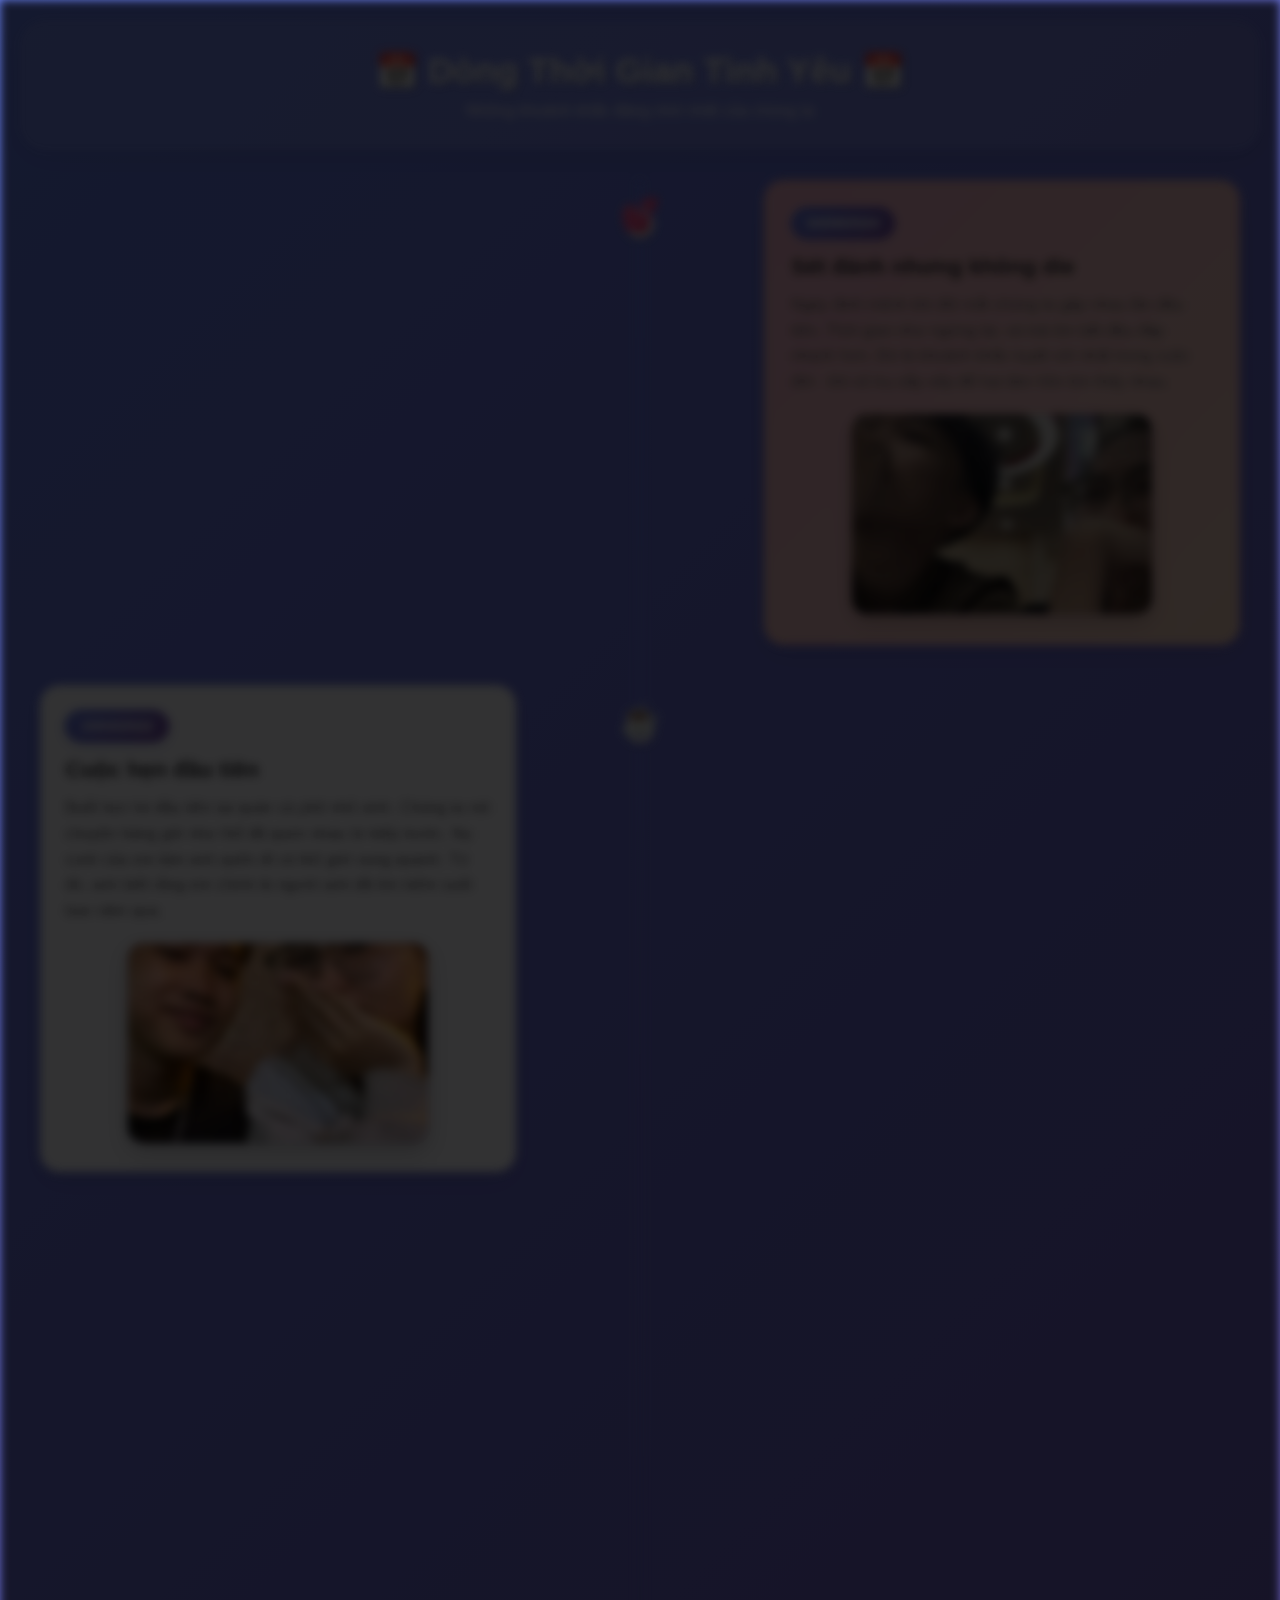
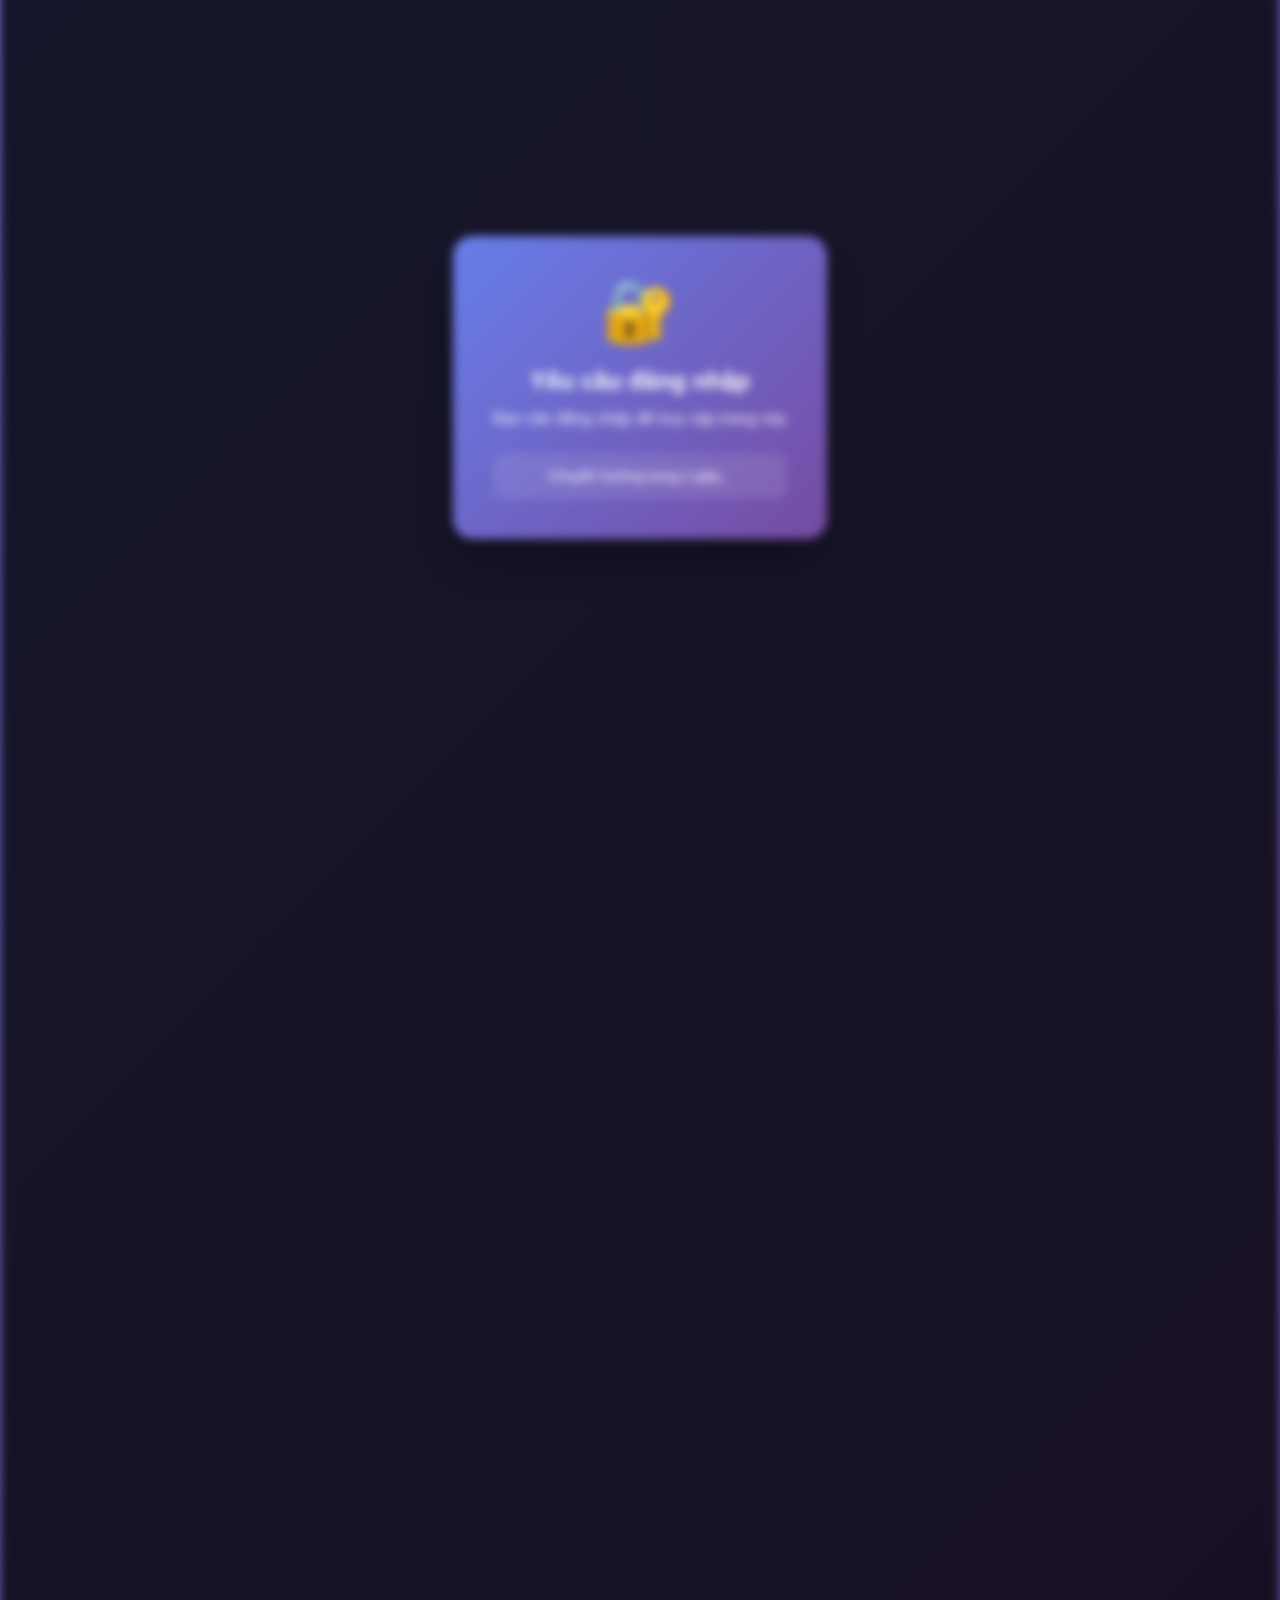
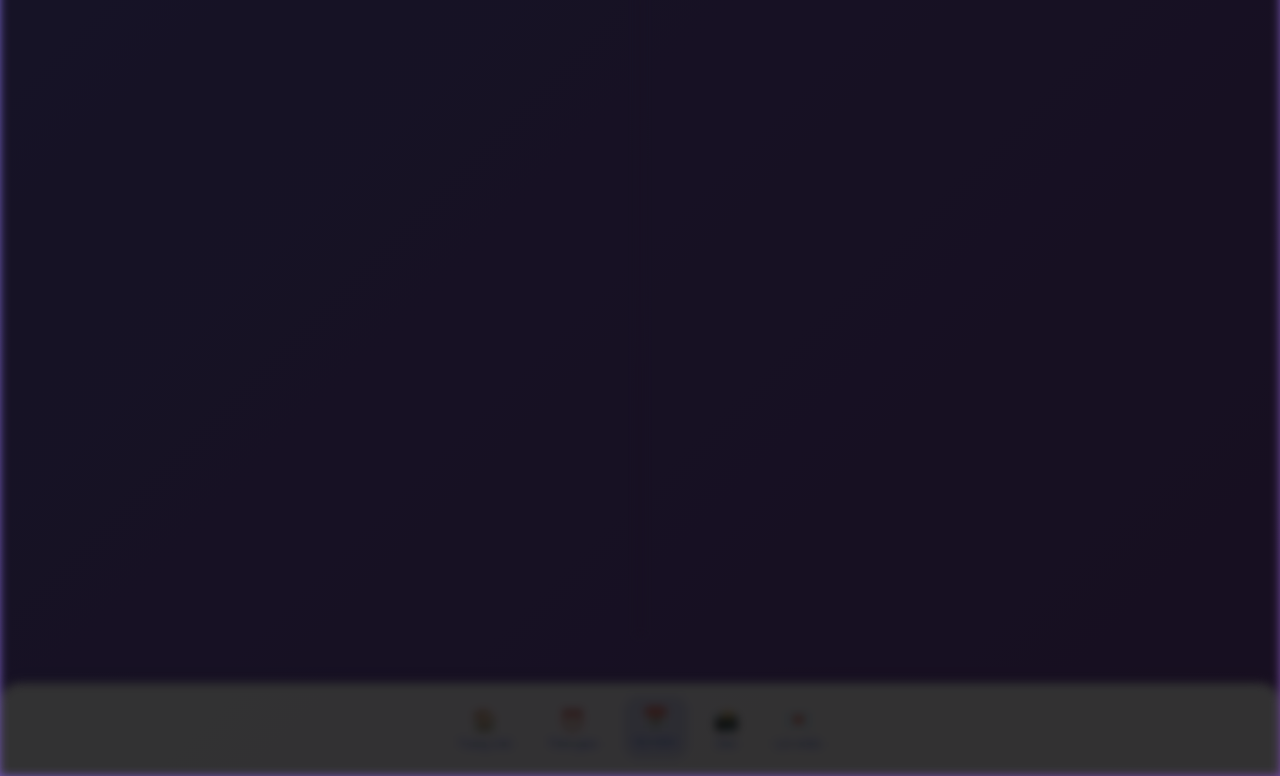
<file: timeline.html>
<!DOCTYPE html>
<html lang="vi">
  <head>
    <meta charset="UTF-8" />
    <meta name="viewport" content="width=device-width, initial-scale=1.0" />
    <title>Kỷ Niệm - Love Story</title>
    <!-- Load Authentication Script -->
    <script src="auth.js"></script>
    <style>
      * {
        margin: 0;
        padding: 0;
        box-sizing: border-box;
      }

      body {
        font-family: "Arial", sans-serif;
        background: linear-gradient(135deg, #667eea 0%, #764ba2 100%);
        min-height: 100vh;
        overflow-x: hidden;
      }

      /* Floating Hearts Animation */
      .floating-hearts {
        position: fixed;
        top: 0;
        left: 0;
        width: 100%;
        height: 100%;
        pointer-events: none;
        z-index: 1;
      }

      .heart {
        position: absolute;
        color: rgba(255, 182, 193, 0.6);
        font-size: 20px;
        animation: float 6s infinite ease-in-out;
      }

      @keyframes float {
        0% {
          transform: translateY(100vh) rotate(0deg);
          opacity: 0;
        }
        10% {
          opacity: 1;
        }
        90% {
          opacity: 1;
        }
        100% {
          transform: translateY(-100px) rotate(360deg);
          opacity: 0;
        }
      }

      /* Navigation */
      .nav-menu {
        position: fixed;
        bottom: 0;
        left: 0;
        right: 0;
        background: rgba(255, 255, 255, 0.95);
        backdrop-filter: blur(10px);
        border-radius: 20px 20px 0 0;
        box-shadow: 0 -5px 25px rgba(0, 0, 0, 0.1);
        z-index: 1000;
        padding: 15px 0;
      }

      .nav-links {
        display: flex;
        justify-content: space-around;
        align-items: center;
        list-style: none;
        max-width: 400px;
        margin: 0 auto;
      }

      .nav-links a {
        text-decoration: none;
        color: #667eea;
        font-size: 12px;
        display: flex;
        flex-direction: column;
        align-items: center;
        gap: 5px;
        padding: 10px;
        border-radius: 15px;
        transition: all 0.3s ease;
      }

      .nav-links a:before {
        content: "";
        font-size: 20px;
      }

      .nav-links a[href="index.html"]:before {
        content: "🏠";
      }
      .nav-links a[href="counter.html"]:before {
        content: "⏰";
      }
      .nav-links a[href="timeline.html"]:before {
        content: "📅";
      }
      .nav-links a[href="gallery.html"]:before {
        content: "📸";
      }
      .nav-links a[href="message.html"]:before {
        content: "💌";
      }

      .nav-links a:hover,
      .nav-links a.active {
        background: rgba(102, 126, 234, 0.2);
        transform: translateY(-2px);
      }

      /* Main Container */
      .container {
        padding: 20px;
        padding-bottom: 100px;
        max-width: 100%;
        margin: 0 auto;
      }

      /* Header */
      .header {
        text-align: center;
        margin-bottom: 30px;
        padding: 30px 20px;
        background: rgba(255, 255, 255, 0.1);
        border-radius: 25px;
        backdrop-filter: blur(10px);
        box-shadow: 0 8px 32px rgba(0, 0, 0, 0.1);
      }

      .header h1 {
        font-size: 2.2em;
        color: white;
        margin-bottom: 10px;
        text-shadow: 2px 2px 4px rgba(0, 0, 0, 0.3);
      }

      .header .subtitle {
        color: rgba(255, 255, 255, 0.9);
        font-size: 1em;
        font-weight: 300;
      }

      /* Timeline */
      .timeline-container {
        position: relative;
        max-width: 100%;
        margin: 0 auto;
      }

      .timeline-container::before {
        content: "";
        position: absolute;
        left: 50%;
        top: 0;
        bottom: 0;
        width: 4px;
        background: linear-gradient(to bottom, #667eea, #764ba2);
        transform: translateX(-50%);
        border-radius: 2px;
      }

      .timeline-item {
        position: relative;
        margin-bottom: 40px;
        opacity: 0;
        animation: slideInUp 0.6s ease forwards;
      }

      .timeline-item:nth-child(1) {
        animation-delay: 0.1s;
      }
      .timeline-item:nth-child(2) {
        animation-delay: 0.2s;
      }
      .timeline-item:nth-child(3) {
        animation-delay: 0.3s;
      }
      .timeline-item:nth-child(4) {
        animation-delay: 0.4s;
      }
      .timeline-item:nth-child(5) {
        animation-delay: 0.5s;
      }
      .timeline-item:nth-child(6) {
        animation-delay: 0.6s;
      }

      @keyframes slideInUp {
        from {
          opacity: 0;
          transform: translateY(50px);
        }
        to {
          opacity: 1;
          transform: translateY(0);
        }
      }

      .timeline-item::before {
        content: "";
        position: absolute;
        left: 50%;
        top: 30px;
        width: 20px;
        height: 20px;
        background: linear-gradient(135deg, #667eea, #764ba2);
        border: 4px solid white;
        border-radius: 50%;
        transform: translateX(-50%);
        z-index: 2;
        box-shadow: 0 3px 10px rgba(0, 0, 0, 0.2);
      }

      .timeline-content {
        background: rgba(255, 255, 255, 0.95);
        border-radius: 20px;
        padding: 25px;
        box-shadow: 0 10px 30px rgba(0, 0, 0, 0.1);
        backdrop-filter: blur(10px);
        position: relative;
        margin: 0 20px;
        transition: transform 0.3s ease;
      }

      .timeline-content:hover {
        transform: translateY(-5px);
      }

      .timeline-item:nth-child(odd) .timeline-content {
        margin-left: 60%;
      }

      .timeline-item:nth-child(even) .timeline-content {
        margin-right: 60%;
      }

      .timeline-date {
        background: linear-gradient(135deg, #667eea, #764ba2);
        color: white;
        padding: 8px 16px;
        border-radius: 20px;
        font-size: 0.9em;
        font-weight: 600;
        display: inline-block;
        margin-bottom: 15px;
        box-shadow: 0 3px 10px rgba(102, 126, 234, 0.3);
      }

      .timeline-title {
        color: #333;
        font-size: 1.4em;
        margin-bottom: 12px;
        font-weight: 600;
      }

      .timeline-description {
        color: #666;
        line-height: 1.6;
        margin-bottom: 20px;
        font-size: 1em;
      }

      .timeline-image {
        text-align: center;
        margin-top: 15px;
      }

      .timeline-image img {
        width: 100%;
        max-width: 300px;
        height: 200px;
        object-fit: cover;
        border-radius: 15px;
        box-shadow: 0 8px 20px rgba(0, 0, 0, 0.2);
        transition: transform 0.3s ease;
      }

      .timeline-image img:hover {
        transform: scale(1.05);
      }

      .timeline-icon {
        position: absolute;
        left: 50%;
        top: 15px;
        transform: translateX(-50%);
        font-size: 2em;
        z-index: 3;
      }

      /* Special Timeline Items */
      .timeline-item.special .timeline-content {
        background: linear-gradient(
          135deg,
          rgba(255, 182, 193, 0.9),
          rgba(255, 218, 185, 0.9)
        );
        border: 2px solid rgba(255, 182, 193, 0.5);
      }

      .timeline-item.special::before {
        background: linear-gradient(135deg, #ff6b9d, #c44569);
        animation: pulse 2s infinite;
      }

      @keyframes pulse {
        0%,
        100% {
          transform: translateX(-50%) scale(1);
        }
        50% {
          transform: translateX(-50%) scale(1.2);
        }
      }

      /* Mobile Responsive */
      @media (max-width: 768px) {
        .timeline-container::before {
          left: 30px;
        }

        .timeline-item::before {
          left: 30px;
          transform: translateX(-50%);
        }

        .timeline-item .timeline-content {
          margin-left: 70px !important;
          margin-right: 20px !important;
        }

        .timeline-icon {
          left: 30px;
        }
      }

      /* Future Events */
      .timeline-item.future .timeline-content {
        background: rgba(200, 200, 200, 0.3);
        border: 2px dashed #ccc;
      }

      .timeline-item.future::before {
        background: #ccc;
      }

      .timeline-item.future .timeline-title {
        color: #999;
      }

      .timeline-item.future .timeline-description {
        color: #aaa;
      }
    </style>
  </head>
  <body>
    <div class="floating-hearts" id="heartsContainer"></div>

    <!-- Navigation Menu -->
    <nav class="nav-menu">
      <ul class="nav-links">
        <li><a href="index.html">Trang chủ</a></li>
        <li><a href="counter.html">Thời gian</a></li>
        <li><a href="timeline.html" class="active">Kỷ niệm</a></li>
        <li><a href="gallery.html">Ảnh</a></li>
        <li><a href="message.html">Lời nhắn</a></li>
      </ul>
    </nav>

    <div class="container">
      <header class="header">
        <h1>📅 Dòng Thời Gian Tình Yêu 📅</h1>
        <p class="subtitle">Những khoảnh khắc đáng nhớ nhất của chúng ta</p>
      </header>

      <div class="timeline-container">
        <div class="timeline-item special">
          <div class="timeline-icon">💕</div>
          <div class="timeline-content">
            <div class="timeline-date">04/09/2024</div>
            <h3 class="timeline-title">Sét đánh nhưng không die</h3>
            <p class="timeline-description">
              Ngày định mệnh khi đôi mắt chúng ta gặp nhau lần đầu tiên. Thời
              gian như ngừng lại, và trái tim bắt đầu đập nhanh hơn. Đó là
              khoảnh khắc tuyệt vời nhất trong cuộc đời - khi vũ trụ sắp xếp để
              hai tâm hồn tìm thấy nhau.
            </p>
            <div class="timeline-image">
              <img src="img/anhdacbiet.jpg" alt="Khoảnh khắc đặc biệt" />
            </div>
          </div>
        </div>

        <div class="timeline-item">
          <div class="timeline-icon">☕</div>
          <div class="timeline-content">
            <div class="timeline-date">15/03/2022</div>
            <h3 class="timeline-title">Cuộc hẹn đầu tiên</h3>
            <p class="timeline-description">
              Buổi hẹn hò đầu tiên tại quán cà phê nhỏ xinh. Chúng ta nói chuyện
              hàng giờ như thể đã quen nhau từ kiếp trước. Nụ cười của em làm
              anh quên đi cả thế giới xung quanh. Từ đó, anh biết rằng em chính
              là người anh đã tìm kiếm suốt bao năm qua.
            </p>
            <div class="timeline-image">
              <img src="img/anhmot.jpg" alt="Cuộc hẹn đầu tiên" />
            </div>
          </div>
        </div>

        <div class="timeline-item special">
          <div class="timeline-icon">💖</div>
          <div class="timeline-content">
            <div class="timeline-date">20/05/2022</div>
            <h3 class="timeline-title">Lời tỏ tình</h3>
            <p class="timeline-description">
              Dưới ánh trăng tràn đầy, anh đã nói ra những lời yêu thương chân
              thành nhất. "Kiếm chém vào người có THÀNH ĐÔI không?" - câu hỏi
              đơn giản nhưng thay đổi hoàn toàn cuộc đời chúng ta. Và em đã gật
              đầu với nụ cười ngọt ngào nhất thế gian.
            </p>
            <div class="timeline-image">
              <img src="img/anhhai.jpg" alt="Lời tỏ tình" />
            </div>
          </div>
        </div>

        <div class="timeline-item">
          <div class="timeline-icon">🎂</div>
          <div class="timeline-content">
            <div class="timeline-date">15/08/2022</div>
            <h3 class="timeline-title">Sinh nhật đầu tiên bên nhau</h3>
            <p class="timeline-description">
              Sinh nhật đầu tiên mà chúng ta cùng nhau tổ chức. Anh đã chuẩn bị
              một bữa tiệc nhỏ chỉ có hai đứa mình. Chiếc bánh kem hình trái tim
              và những lời chúc ngọt ngào. Em đã khóc vì hạnh phúc, và anh biết
              rằng mọi nỗ lực đều xứng đáng.
            </p>
            <div class="timeline-image">
              <img src="img/anhba.jpg" alt="Sinh nhật đặc biệt" />
            </div>
          </div>
        </div>

        <div class="timeline-item">
          <div class="timeline-icon">🎄</div>
          <div class="timeline-content">
            <div class="timeline-date">25/12/2023</div>
            <h3 class="timeline-title">Giáng sinh đáng nhớ</h3>
            <p class="timeline-description">
              Mùa Giáng sinh đầu tiên bên nhau, chúng ta trao nhau những món quà
              ý nghĩa và hứa hẹn sẽ luôn ở bên nhau qua mọi mùa Giáng sinh sắp
              tới. Cây thông Noel nhỏ xinh trong căn phòng, ánh đèn lung linh và
              tình yêu tràn đầy.
            </p>
            <div class="timeline-image">
              <img src="img/anhbon.jpg" alt="Giáng sinh đáng nhớ" />
            </div>
          </div>
        </div>

        <div class="timeline-item">
          <div class="timeline-icon">🌸</div>
          <div class="timeline-content">
            <div class="timeline-date">14/02/2024</div>
            <h3 class="timeline-title">Valentine đầu tiên</h3>
            <p class="timeline-description">
              Ngày Valentine đầu tiên của chúng ta. Anh đã dành cả tuần để lên
              kế hoạch cho một ngày hoàn hảo. Bữa tối lãng mạn, những bông hoa
              hồng đỏ thắm, và lời hứa sẽ yêu em mãi mãi. Em đã nói rằng đây là
              Valentine đẹp nhất mà em từng có.
            </p>
            <div class="timeline-image">
              <img src="img/anhnam.jpg" alt="Valentine đầu tiên" />
            </div>
          </div>
        </div>

        <div class="timeline-item future">
          <div class="timeline-icon">💍</div>
          <div class="timeline-content">
            <div class="timeline-date">??/??/2025</div>
            <h3 class="timeline-title">Lời cầu hôn (sắp tới)</h3>
            <p class="timeline-description">
              Một ngày đẹp trời trong tương lai gần, anh sẽ quỳ xuống và hỏi em
              câu hỏi quan trọng nhất đời anh. Với chiếc nhẫn được chuẩn bị tỉ
              mỉ và trái tim đầy ắp tình yêu, anh sẽ hỏi em có muốn làm vợ anh
              không.
            </p>
          </div>
        </div>

        <div class="timeline-item future">
          <div class="timeline-icon">👰</div>
          <div class="timeline-content">
            <div class="timeline-date">??/??/2026</div>
            <h3 class="timeline-title">Đám cưới trong mơ (ước mơ)</h3>
            <p class="timeline-description">
              Ngày cưới của chúng ta sẽ là ngày đẹp nhất. Với sự chứng kiến của
              gia đình và bạn bè, chúng ta sẽ nói lời thề nguyện yêu nhau đến
              hết cuộc đời. Chiếc váy cưới trắng muốt và nụ cười hạnh phúc rạng
              rỡ của em.
            </p>
          </div>
        </div>
      </div>
    </div>

    <script>
      // Floating Hearts Animation
      function createHeart() {
        const heart = document.createElement("div");
        heart.className = "heart";
        heart.innerHTML = "💕";
        heart.style.left = Math.random() * 100 + "%";
        heart.style.animationDelay = Math.random() * 3 + "s";
        heart.style.animationDuration = Math.random() * 3 + 3 + "s";
        document.getElementById("heartsContainer").appendChild(heart);

        setTimeout(() => {
          heart.remove();
        }, 6000);
      }

      setInterval(createHeart, 2000);

      // Intersection Observer for animations
      const observer = new IntersectionObserver((entries) => {
        entries.forEach((entry) => {
          if (entry.isIntersecting) {
            entry.target.style.opacity = "1";
            entry.target.style.transform = "translateY(0)";
          }
        });
      });

      document.querySelectorAll(".timeline-item").forEach((item) => {
        observer.observe(item);
      });
    </script>
  </body>
</html>
</file>
<file: style.css>
* {
  margin: 0;
  padding: 0;
  box-sizing: border-box;
}

body {
  font-family: "Georgia", serif;
  background: linear-gradient(135deg, #667eea 0%, #764ba2 100%);
  overflow-x: hidden;
  color: #333;
}

.floating-hearts {
  position: fixed;
  top: 0;
  left: 0;
  width: 100%;
  height: 100%;
  pointer-events: none;
  z-index: 1;
}

.heart {
  position: absolute;
  color: rgba(255, 182, 193, 0.7);
  font-size: 20px;
  animation: float 6s infinite;
}

@keyframes float {
  0% {
    transform: translateY(100vh) rotate(0deg);
    opacity: 0;
  }
  10% {
    opacity: 1;
  }
  90% {
    opacity: 1;
  }
  100% {
    transform: translateY(-100px) rotate(360deg);
    opacity: 0;
  }
}

.container {
  position: relative;
  z-index: 2;
}

header {
  text-align: center;
  padding: 80px 20px;
  background: rgba(255, 255, 255, 0.1);
  backdrop-filter: blur(10px);
  border-radius: 0 0 50px 50px;
  margin-bottom: 50px;
}

h1 {
  font-size: 3.5em;
  color: white;
  text-shadow: 2px 2px 4px rgba(0, 0, 0, 0.3);
  margin-bottom: 20px;
  animation: glow 2s ease-in-out infinite alternate;
}

@keyframes glow {
  from {
    text-shadow: 2px 2px 4px rgba(0, 0, 0, 0.3),
      0 0 20px rgba(255, 182, 193, 0.5);
  }
  to {
    text-shadow: 2px 2px 4px rgba(0, 0, 0, 0.3),
      0 0 30px rgba(255, 182, 193, 0.8);
  }
}

.subtitle {
  font-size: 1.3em;
  color: rgba(255, 255, 255, 0.9);
  font-style: italic;
}

.section {
  max-width: 1200px;
  margin: 0 auto 80px;
  padding: 0 20px;
}

.love-timeline {
  display: grid;
  gap: 60px;
}

.timeline-item {
  display: flex;
  align-items: center;
  gap: 40px;
  background: rgba(255, 255, 255, 0.95);
  padding: 40px;
  border-radius: 25px;
  box-shadow: 0 20px 40px rgba(0, 0, 0, 0.1);
  transition: transform 0.3s ease, box-shadow 0.3s ease;
  position: relative;
  overflow: hidden;
}

.timeline-item:before {
  content: "";
  position: absolute;
  top: 0;
  left: 0;
  right: 0;
  height: 5px;
  background: linear-gradient(90deg, #ff6b6b, #feca57, #48dbfb, #ff9ff3);
  background-size: 300% 100%;
  animation: gradient 3s ease infinite;
}

@keyframes gradient {
  0% {
    background-position: 0% 50%;
  }
  50% {
    background-position: 100% 50%;
  }
  100% {
    background-position: 0% 50%;
  }
}

.timeline-item:hover {
  transform: translateY(-10px);
  box-shadow: 0 30px 60px rgba(0, 0, 0, 0.2);
}

.timeline-item:nth-child(even) {
  flex-direction: row-reverse;
}

.timeline-content {
  flex: 1;
}

.timeline-date {
  font-size: 1.1em;
  color: #ff6b6b;
  font-weight: bold;
  margin-bottom: 15px;
}

.timeline-title {
  font-size: 2em;
  color: #333;
  margin-bottom: 15px;
}

.timeline-description {
  font-size: 1.1em;
  color: #666;
  line-height: 1.6;
}

.timeline-image {
  width: 300px;
  height: 200px;
  border-radius: 15px;
  background: linear-gradient(45deg, #ff6b6b, #feca57);
  display: flex;
  align-items: center;
  justify-content: center;
  font-size: 4em;
  color: white;
  text-shadow: 2px 2px 4px rgba(0, 0, 0, 0.3);
}

.love-counter {
  text-align: center;
  background: rgba(255, 255, 255, 0.95);
  padding: 60px 40px;
  border-radius: 25px;
  box-shadow: 0 20px 40px rgba(0, 0, 0, 0.1);
  margin-bottom: 80px;
}

.counter-title {
  font-size: 2.5em;
  color: #333;
  margin-bottom: 30px;
}

.counter-grid {
  display: grid;
  grid-template-columns: repeat(auto-fit, minmax(200px, 1fr));
  gap: 30px;
  margin-top: 40px;
}

.counter-item {
  text-align: center;
  padding: 30px;
  background: linear-gradient(135deg, #ff6b6b, #feca57);
  border-radius: 20px;
  color: white;
  transition: transform 0.3s ease;
}

.counter-item:hover {
  transform: scale(1.05);
}

.counter-number {
  font-size: 3em;
  font-weight: bold;
  display: block;
  text-shadow: 2px 2px 4px rgba(0, 0, 0, 0.3);
}

.counter-label {
  font-size: 1.2em;
  margin-top: 10px;
}

.love-gallery {
  text-align: center;
  background: rgba(255, 255, 255, 0.95);
  padding: 60px 40px;
  border-radius: 25px;
  box-shadow: 0 20px 40px rgba(0, 0, 0, 0.1);
}

.gallery-title {
  font-size: 2.5em;
  color: #333;
  margin-bottom: 40px;
}

.photo-grid {
  display: grid;
  grid-template-columns: repeat(auto-fit, minmax(250px, 1fr));
  gap: 20px;
  margin-top: 40px;
}

.photo-item {
  height: 200px;
  border-radius: 15px;
  background: linear-gradient(45deg, #667eea, #764ba2);
  display: flex;
  align-items: center;
  justify-content: center;
  font-size: 3em;
  color: white;
  cursor: pointer;
  transition: transform 0.3s ease, filter 0.3s ease;
  position: relative;
  overflow: hidden;
}

.photo-item:hover {
  transform: scale(1.05);
  filter: brightness(1.1);
}

.photo-item:before {
  content: "";
  position: absolute;
  top: 0;
  left: -100%;
  width: 100%;
  height: 100%;
  background: linear-gradient(
    90deg,
    transparent,
    rgba(255, 255, 255, 0.3),
    transparent
  );
  transition: left 0.5s ease;
}

.photo-item:hover:before {
  left: 100%;
}

.message-section {
  text-align: center;
  background: rgba(255, 255, 255, 0.95);
  padding: 60px 40px;
  border-radius: 25px;
  box-shadow: 0 20px 40px rgba(0, 0, 0, 0.1);
}
.timeline-image img {
  width: 100%;
  height: 100%;
  object-fit: cover;
  border-radius: 15px;
}

.love-message {
  font-size: 1.5em;
  color: #333;
  line-height: 1.8;
  font-style: italic;
  margin-bottom: 30px;
}

.signature {
  font-size: 1.2em;
  color: #ff6b6b;
  font-weight: bold;
}

/* Menu Navigation Styles */
.nav-menu {
  position: fixed;
  top: 0;
  left: 0;
  right: 0;
  background: rgba(255, 255, 255, 0.15);
  backdrop-filter: blur(15px);
  border-bottom: 1px solid rgba(255, 255, 255, 0.1);
  z-index: 1000;
  transition: all 0.3s ease;
}

.nav-menu.scrolled {
  background: rgba(255, 255, 255, 0.95);
  backdrop-filter: blur(20px);
}

.nav-container {
  max-width: 1200px;
  margin: 0 auto;
  display: flex;
  justify-content: space-between;
  align-items: center;
  padding: 15px 20px;
}

.nav-logo {
  font-size: 1.5em;
  font-weight: bold;
  color: white;
  text-decoration: none;
  display: flex;
  align-items: center;
  gap: 10px;
  transition: color 0.3s ease;
}

.nav-menu.scrolled .nav-logo {
  color: #333;
}

.nav-links {
  display: flex;
  list-style: none;
  gap: 30px;
  align-items: center;
}

.nav-links a {
  color: white;
  text-decoration: none;
  font-size: 1.1em;
  font-weight: 500;
  padding: 10px 15px;
  border-radius: 25px;
  transition: all 0.3s ease;
  position: relative;
  overflow: hidden;
}

.nav-menu.scrolled .nav-links a {
  color: #333;
}

.nav-links a:hover {
  background: rgba(255, 255, 255, 0.2);
  transform: translateY(-2px);
  box-shadow: 0 5px 15px rgba(0, 0, 0, 0.1);
}

.nav-menu.scrolled .nav-links a:hover {
  background: rgba(102, 126, 234, 0.1);
  color: #667eea;
}

.nav-links a:before {
  content: "";
  position: absolute;
  top: 0;
  left: -100%;
  width: 100%;
  height: 100%;
  background: linear-gradient(
    90deg,
    transparent,
    rgba(255, 255, 255, 0.2),
    transparent
  );
  transition: left 0.5s ease;
}

.nav-links a:hover:before {
  left: 100%;
}
/* Hiển thị icon mobile-toggle khi nhỏ hơn 768px */
.mobile-toggle {
  display: none;
  flex-direction: column;
  cursor: pointer;
  z-index: 1100;
}

.mobile-toggle span {
  height: 3px;
  width: 25px;
  background-color: white;
  margin: 4px 0;
  border-radius: 2px;
  transition: all 0.3s ease;
}

/* Khi navbar bị scroll, đổi màu icon menu */
.nav-menu.scrolled .mobile-toggle span {
  background-color: #333;
}

/* Responsive styles */
@media (max-width: 768px) {
  .nav-links {
    display: none;
    position: absolute;
    top: 100%;
    left: 0;
    right: 0;
    background: rgba(255, 255, 255, 0.95);
    flex-direction: column;
    padding: 20px;
    text-align: center;
    gap: 15px;
    border-bottom-left-radius: 15px;
    border-bottom-right-radius: 15px;
    box-shadow: 0 8px 20px rgba(0, 0, 0, 0.1);
  }

  .nav-links a {
    color: #333 !important;
    font-size: 1.2em;
  }

  .nav-links.show {
    display: flex;
  }

  .mobile-toggle span {
    height: 3px;
    width: 25px;
    background-color: white;
    margin: 4px 0;
    border-radius: 2px;
    transition: all 0.3s ease;
  }

  .nav-menu.scrolled .mobile-toggle span {
    background-color: #333;
  }
}

@media (max-width: 768px) {
  h1 {
    font-size: 2.5em;
  }
  .timeline-item {
    flex-direction: column !important;
  }
  .timeline-item:nth-child(even) {
    flex-direction: column !important;
  }
  .timeline-image {
    width: 100%;
    max-width: 300px;
  }
  .counter-grid {
    grid-template-columns: repeat(2, 1fr);
  }
}

@media (max-width: 768px) {
  .nav-container {
    flex-direction: column;
    align-items: flex-start;
  }

  .nav-links {
    flex-direction: column;
    width: 100%;
    display: none; /* Ẩn khi chưa click menu */
  }

  .nav-links.show {
    display: flex;
  }

  .nav-links li {
    margin: 10px 0;
  }

  .mobile-toggle {
    display: block;
    cursor: pointer;
  }

  .counter-grid {
    grid-template-columns: repeat(2, 1fr);
    gap: 10px;
  }

  .timeline-item {
    flex-direction: column;
  }

  .timeline-image img {
    width: 100% !important;
  }

  .photo-grid {
    display: grid;
    grid-template-columns: 1fr;
    gap: 20px;
  }

  .love-message {
    font-size: 16px;
    padding: 0 10px;
  }

  .gallery-title,
  .counter-title,
  .timeline-title {
    font-size: 20px;
    text-align: center;
  }

  header h1 {
    font-size: 28px;
    text-align: center;
  }

  .nav-logo {
    font-size: 20px;
  }
}
/* 💡 Responsive cho màn hình nhỏ */
@media (max-width: 768px) {
  .counter-grid {
    grid-template-columns: repeat(2, 1fr);
    gap: 12px;
  }

  .counter-number {
    font-size: 28px;
  }

  .counter-label {
    font-size: 14px;
  }
}

@media (max-width: 480px) {
  .counter-grid {
    grid-template-columns: 1fr;
  }

  .counter-item {
    padding: 10px;
  }
}
</file>
